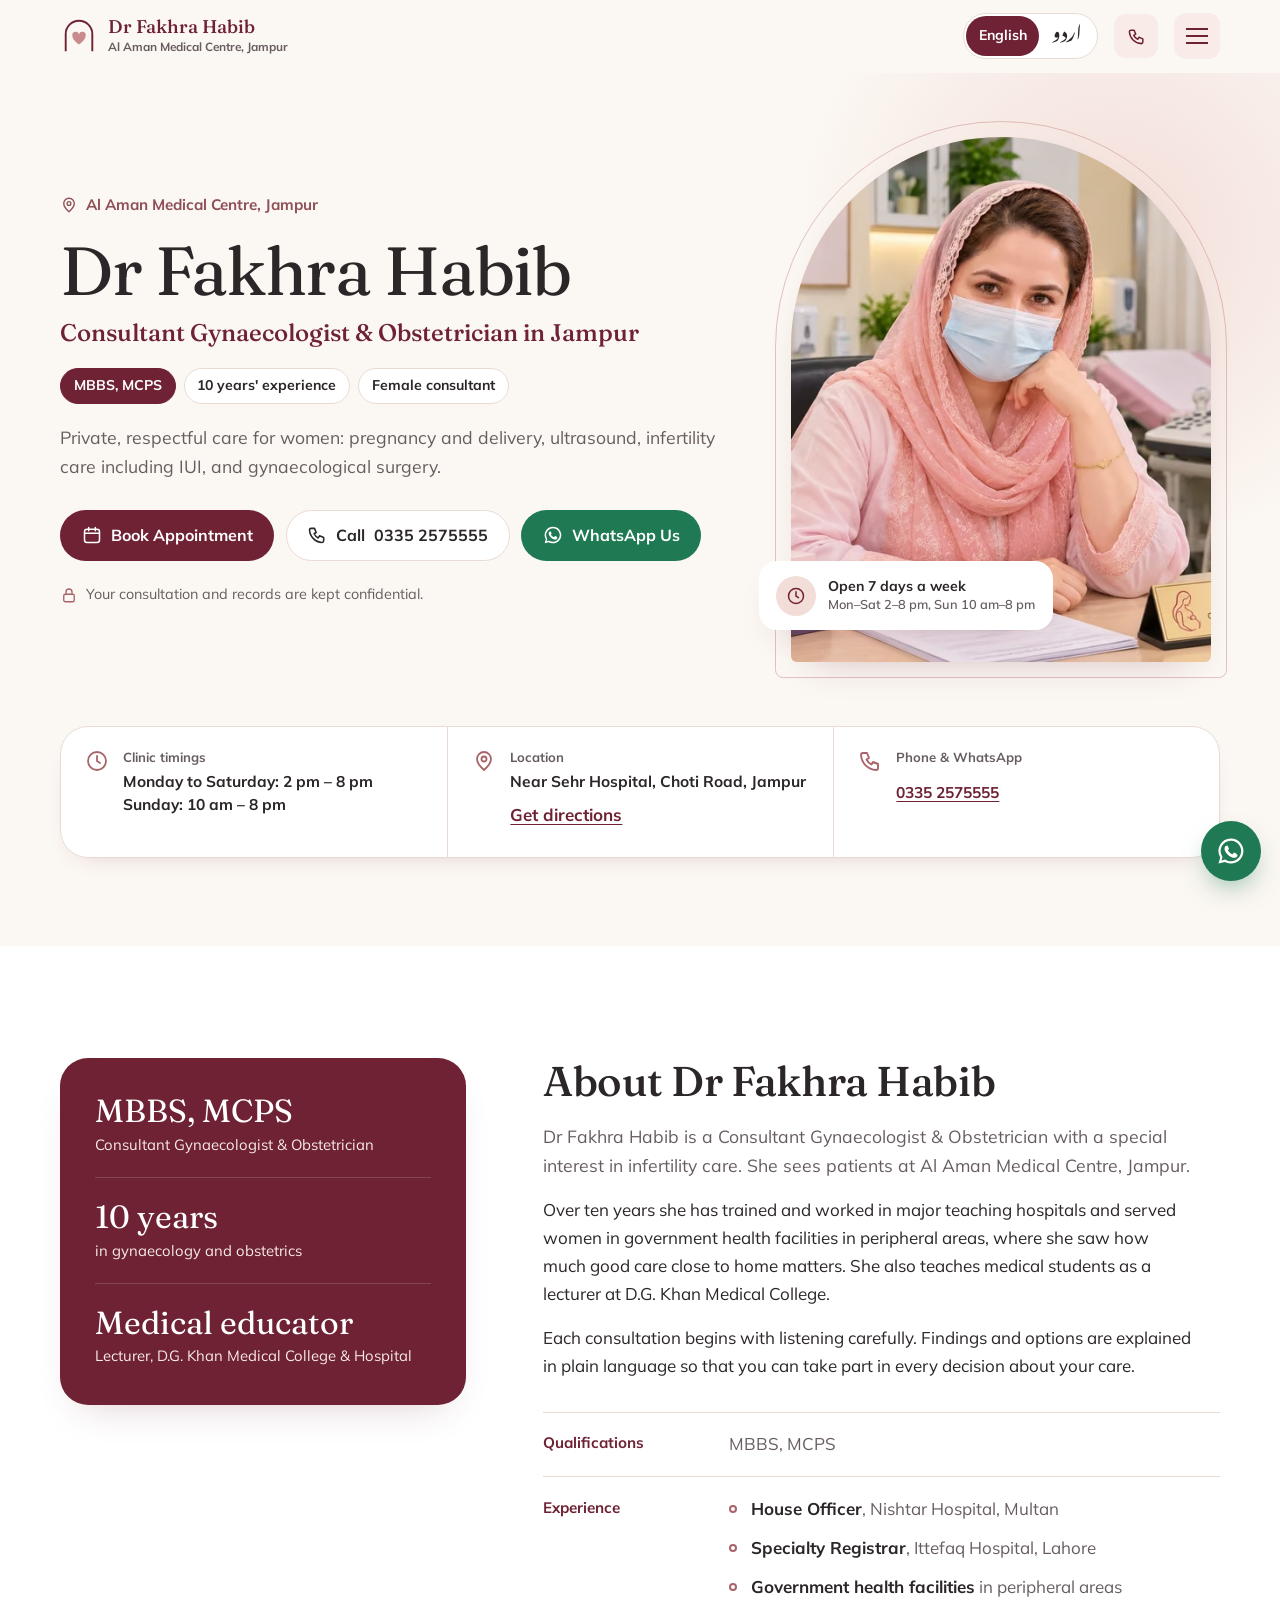
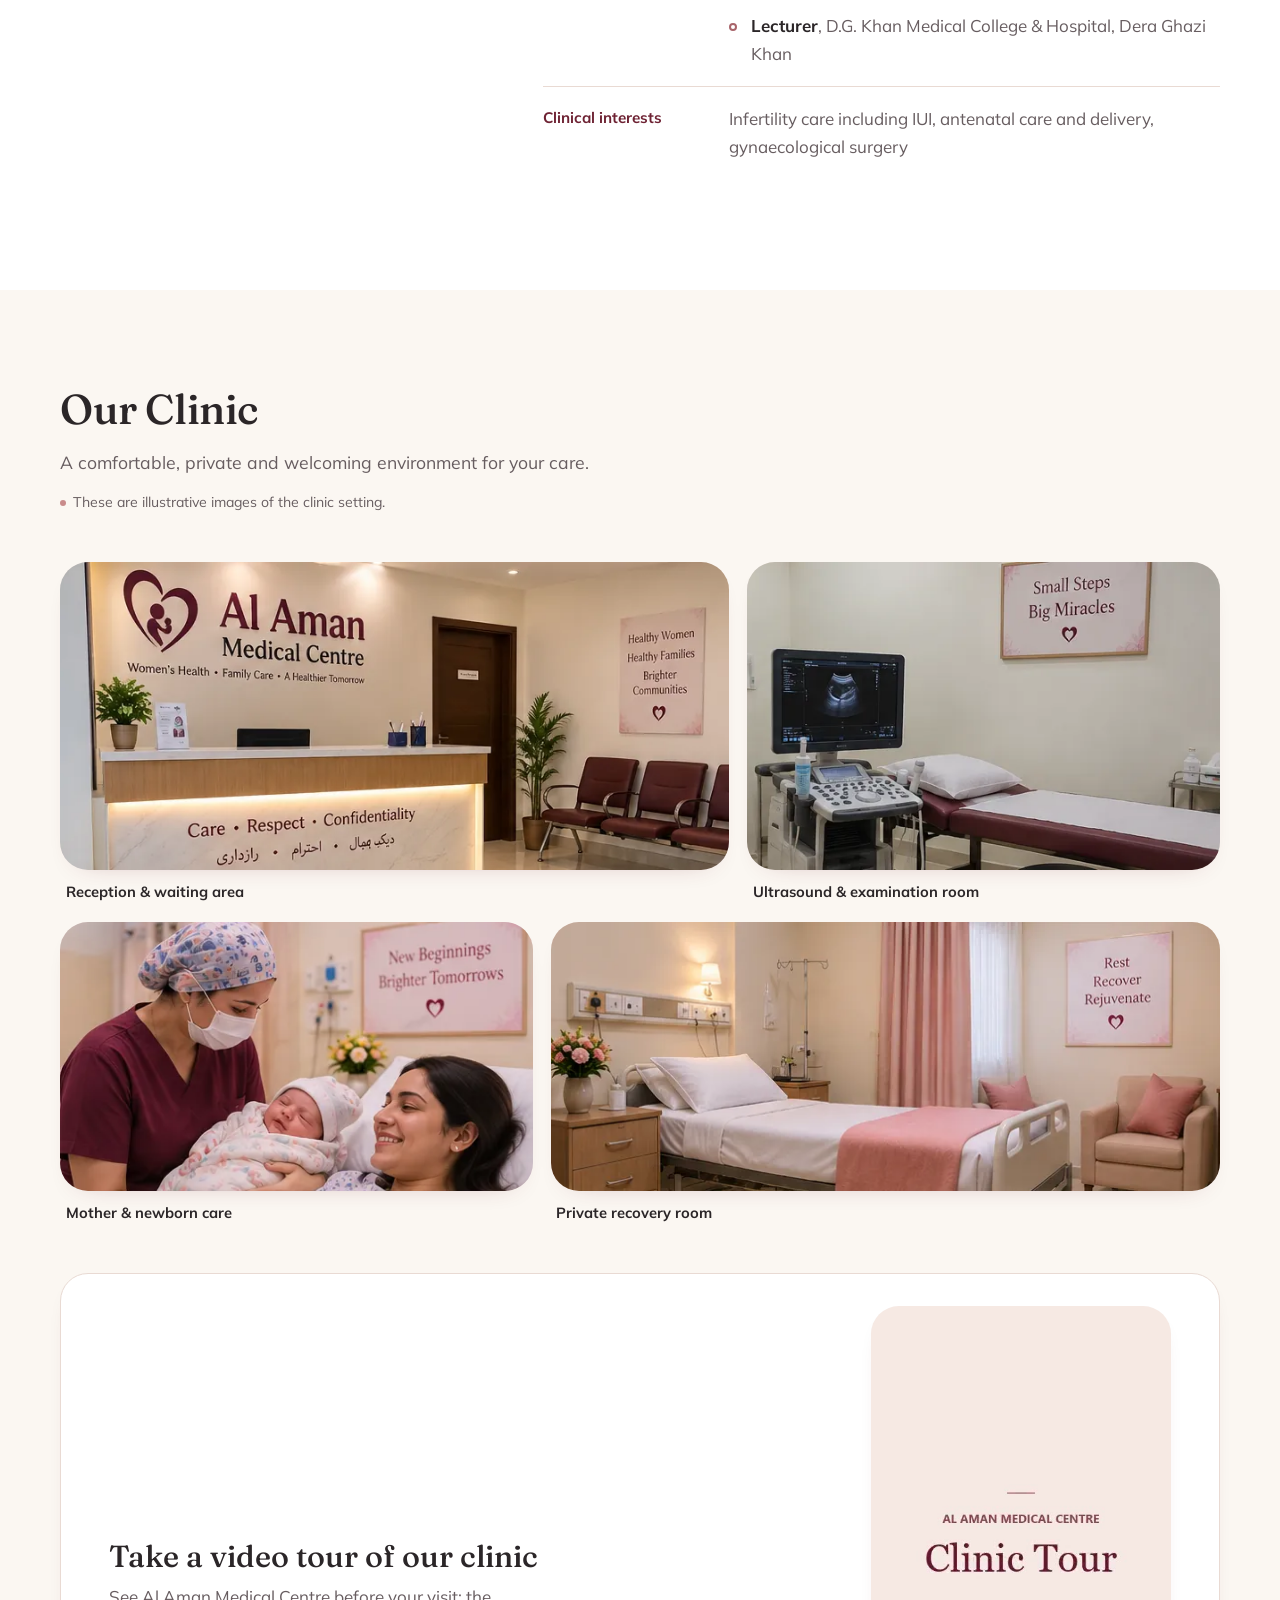
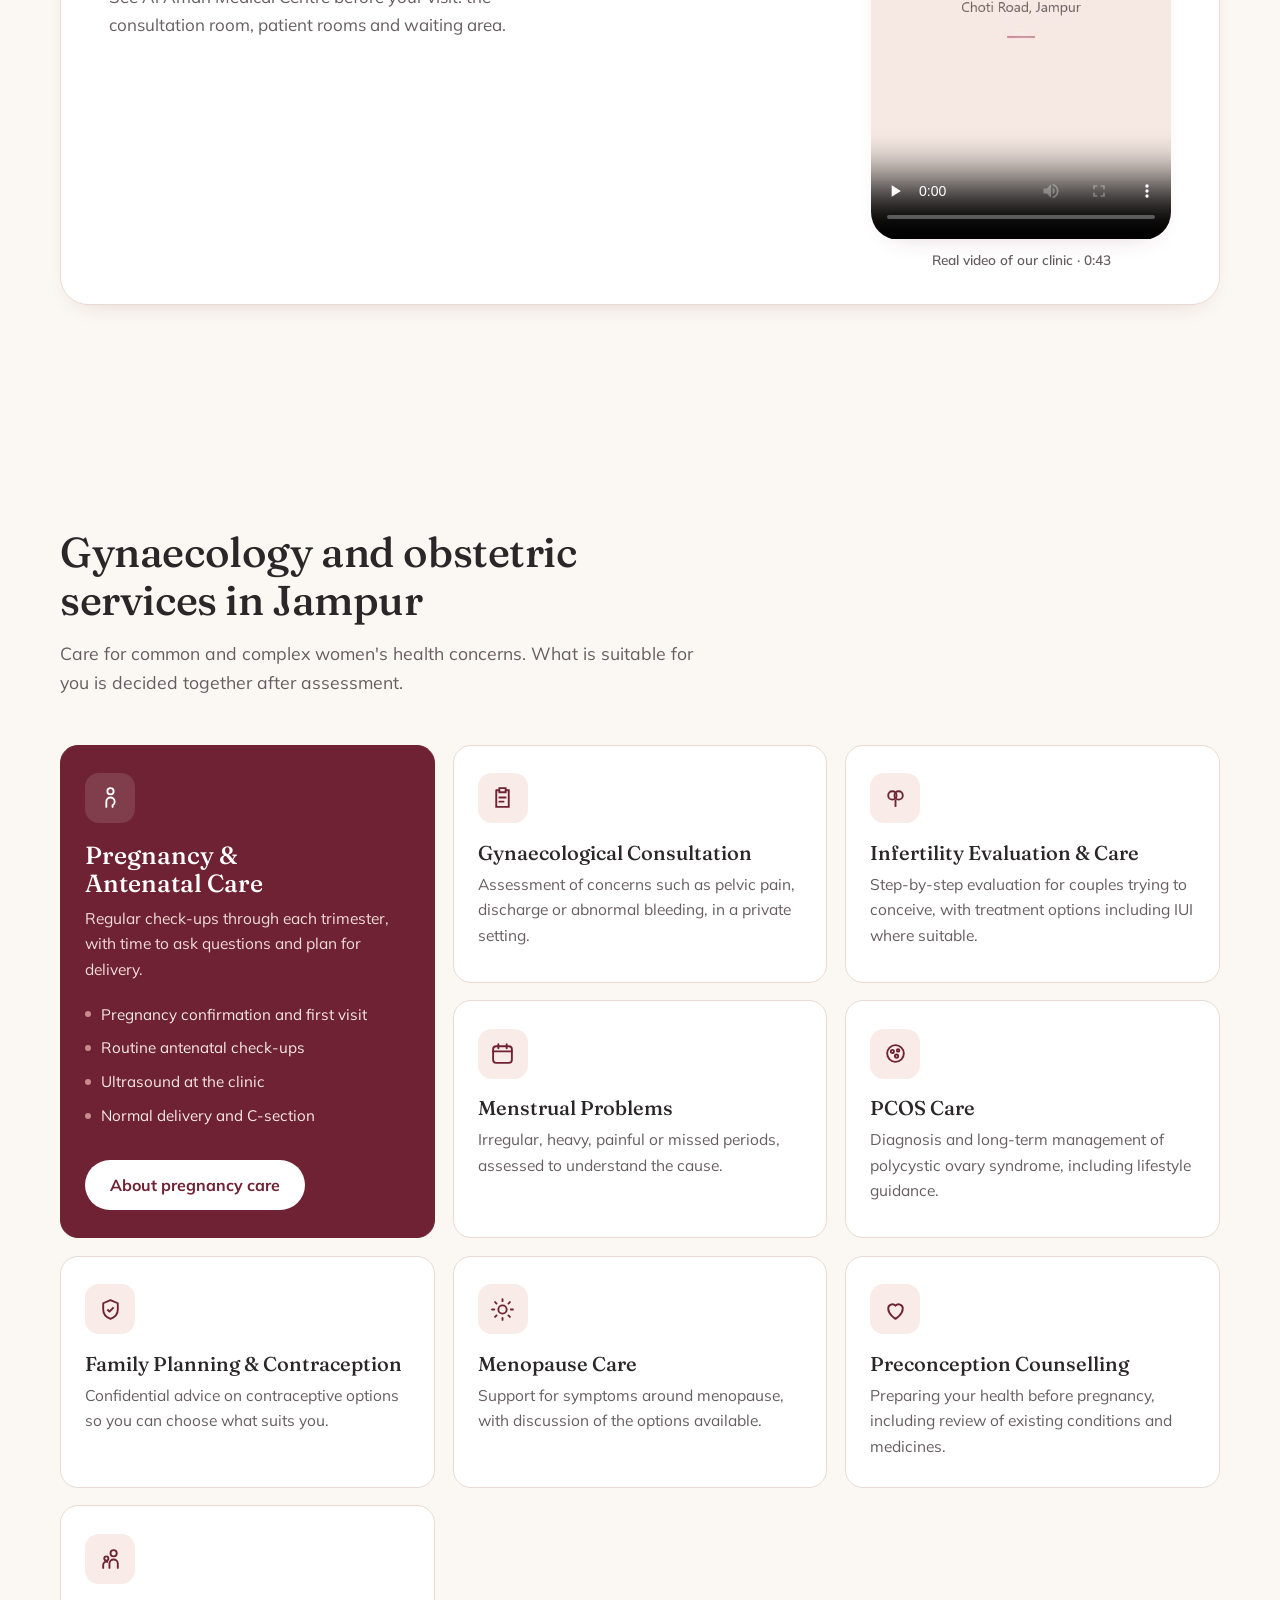
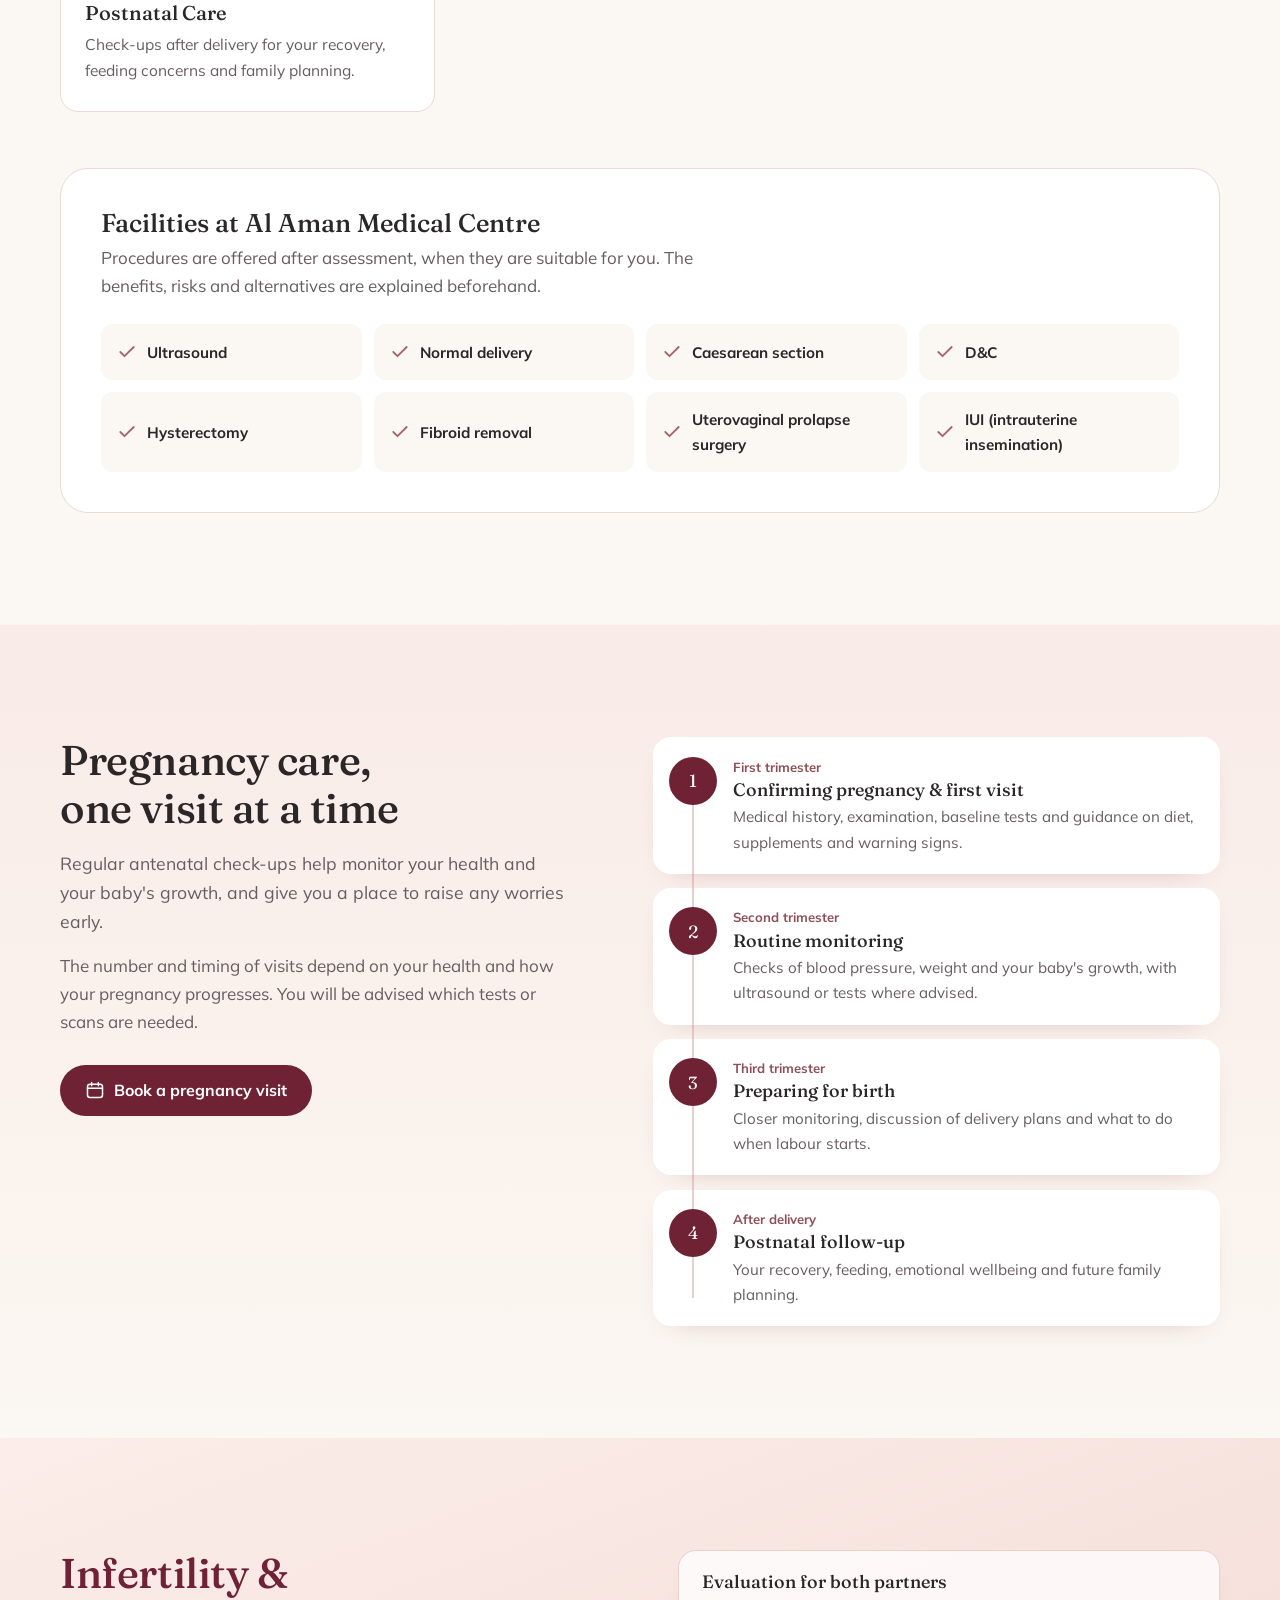
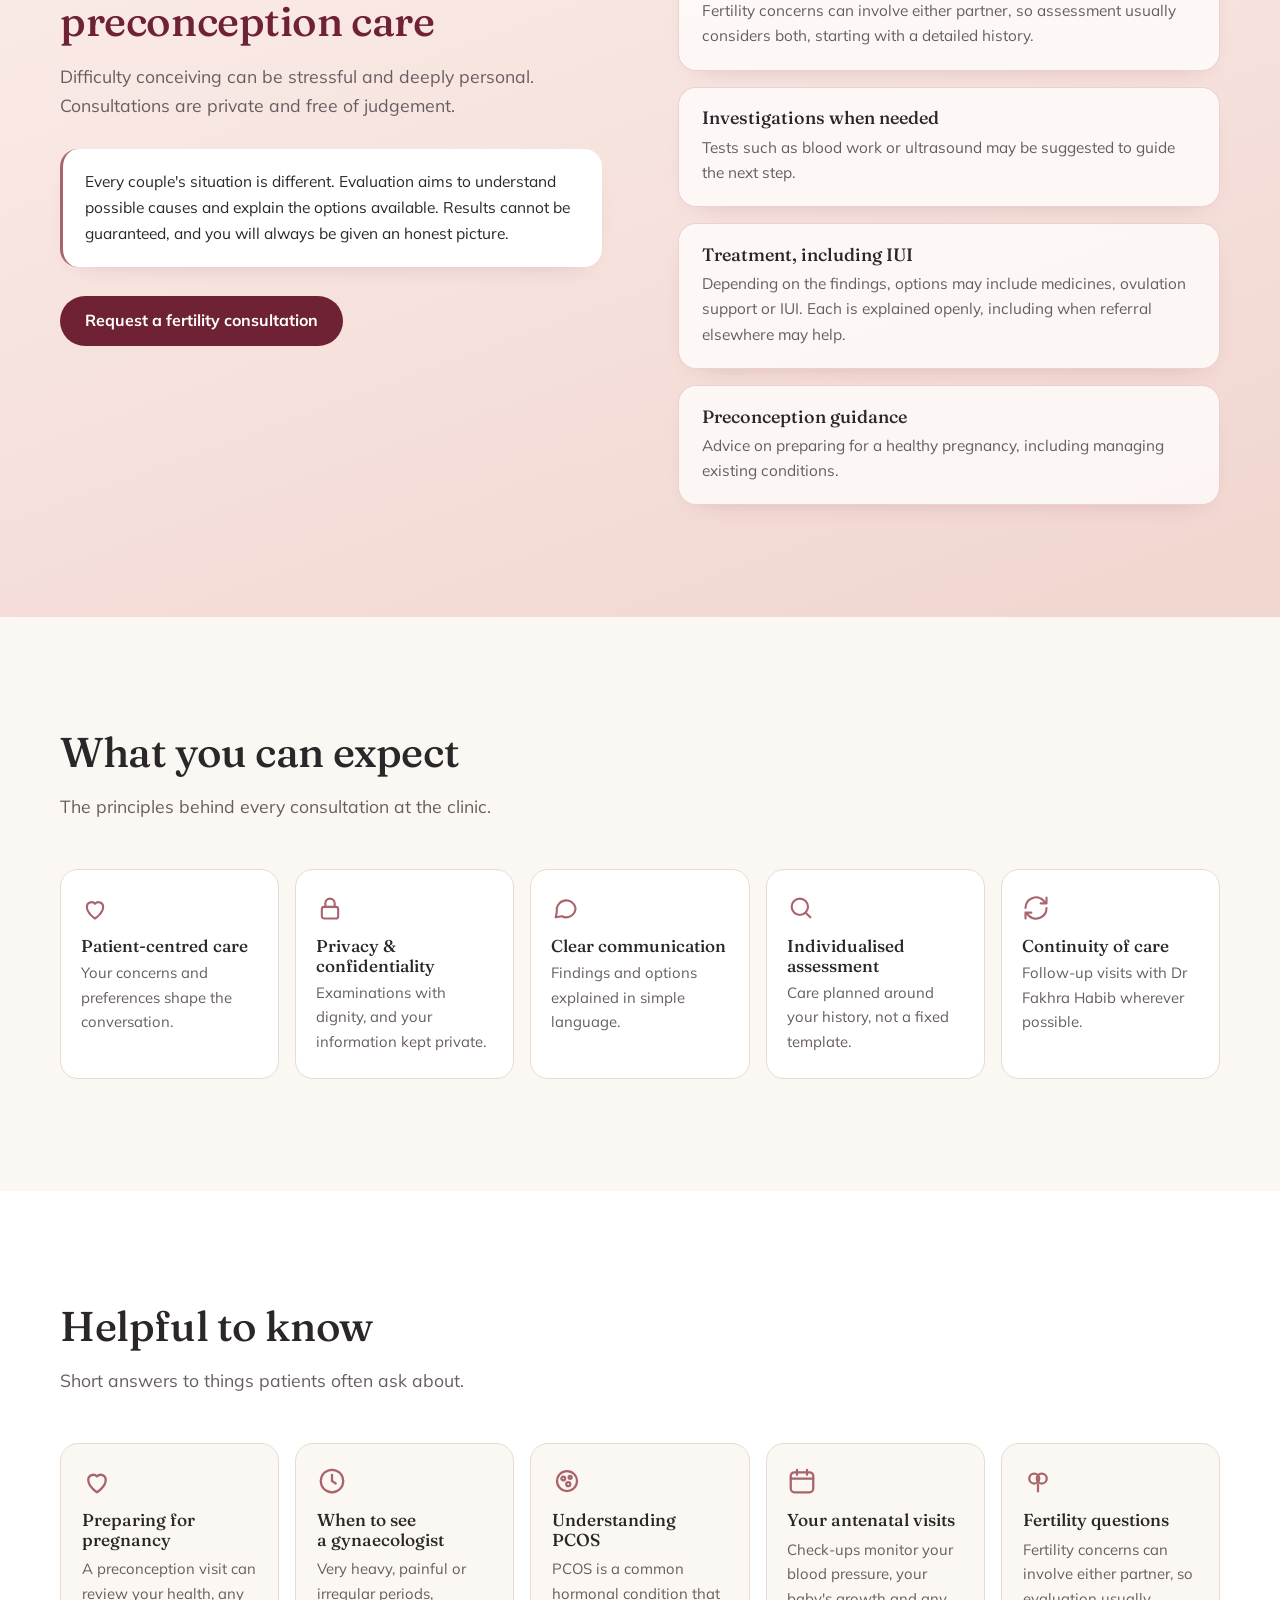
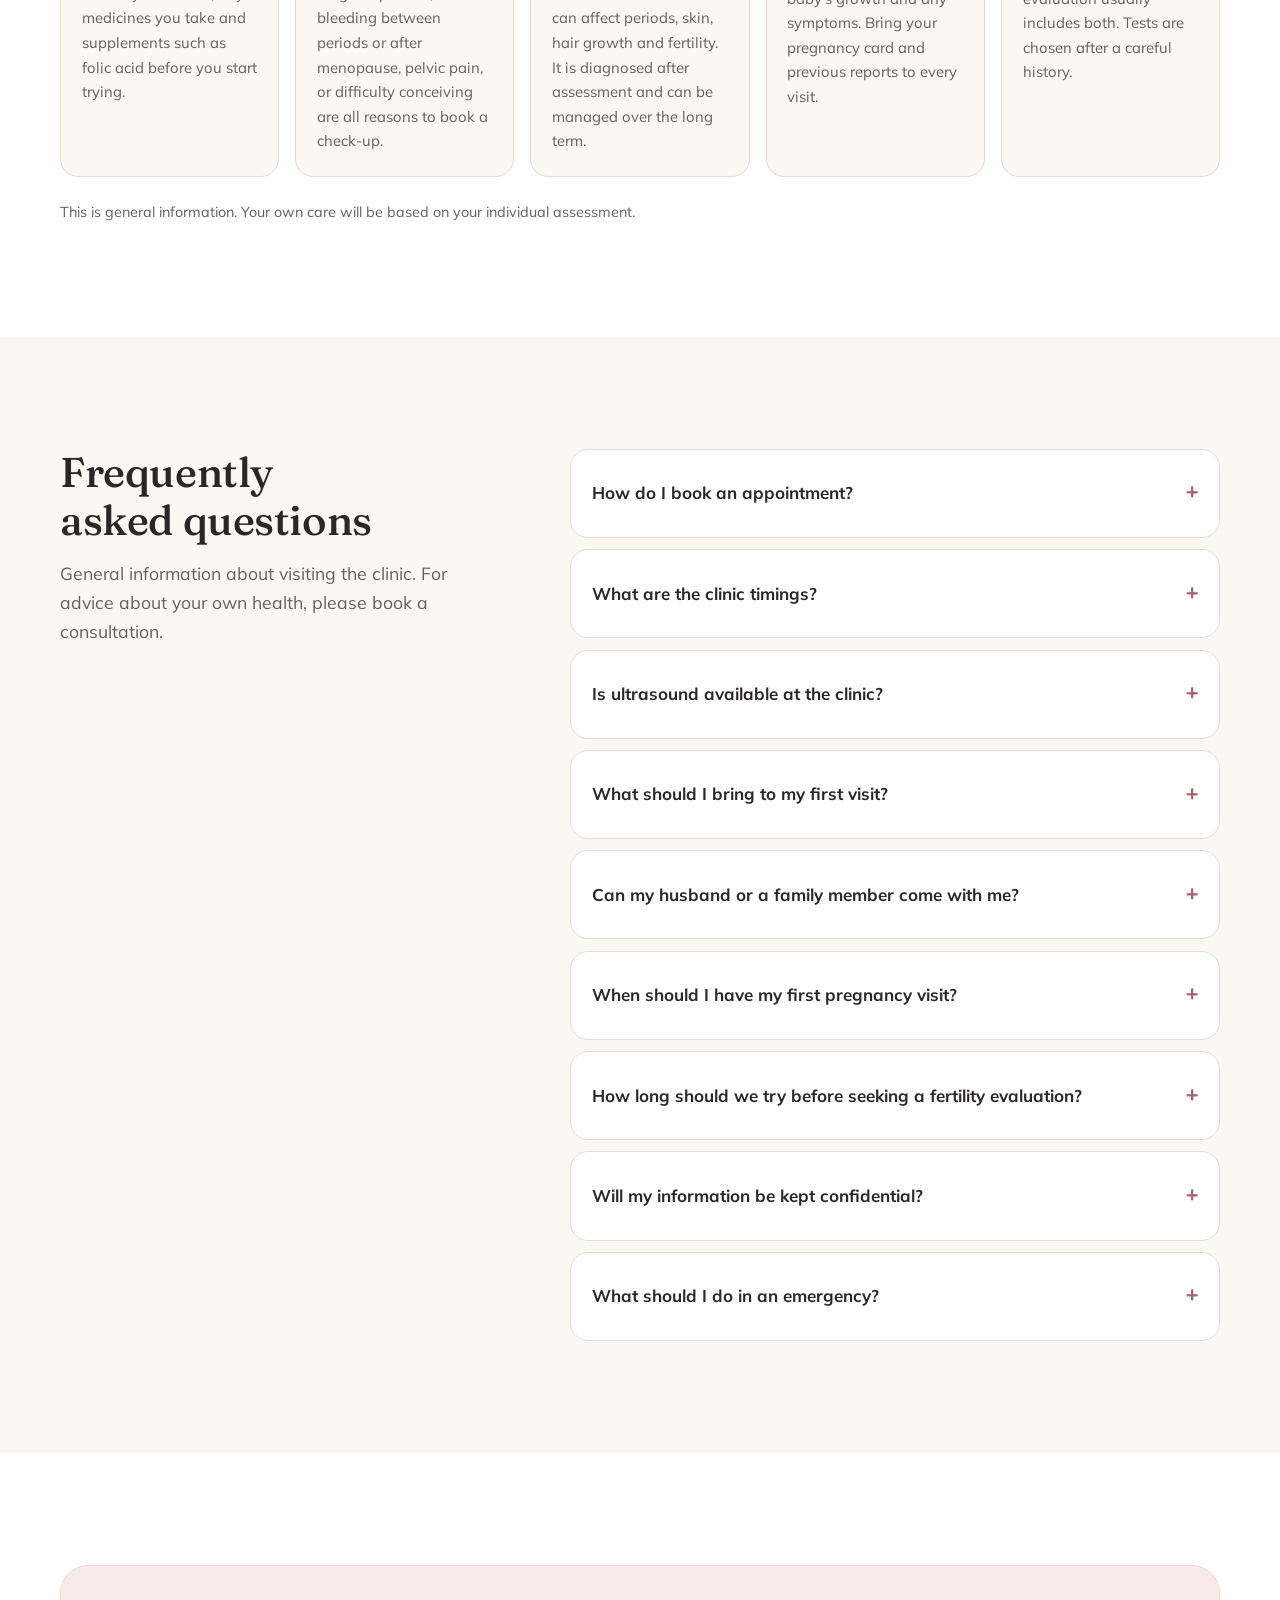
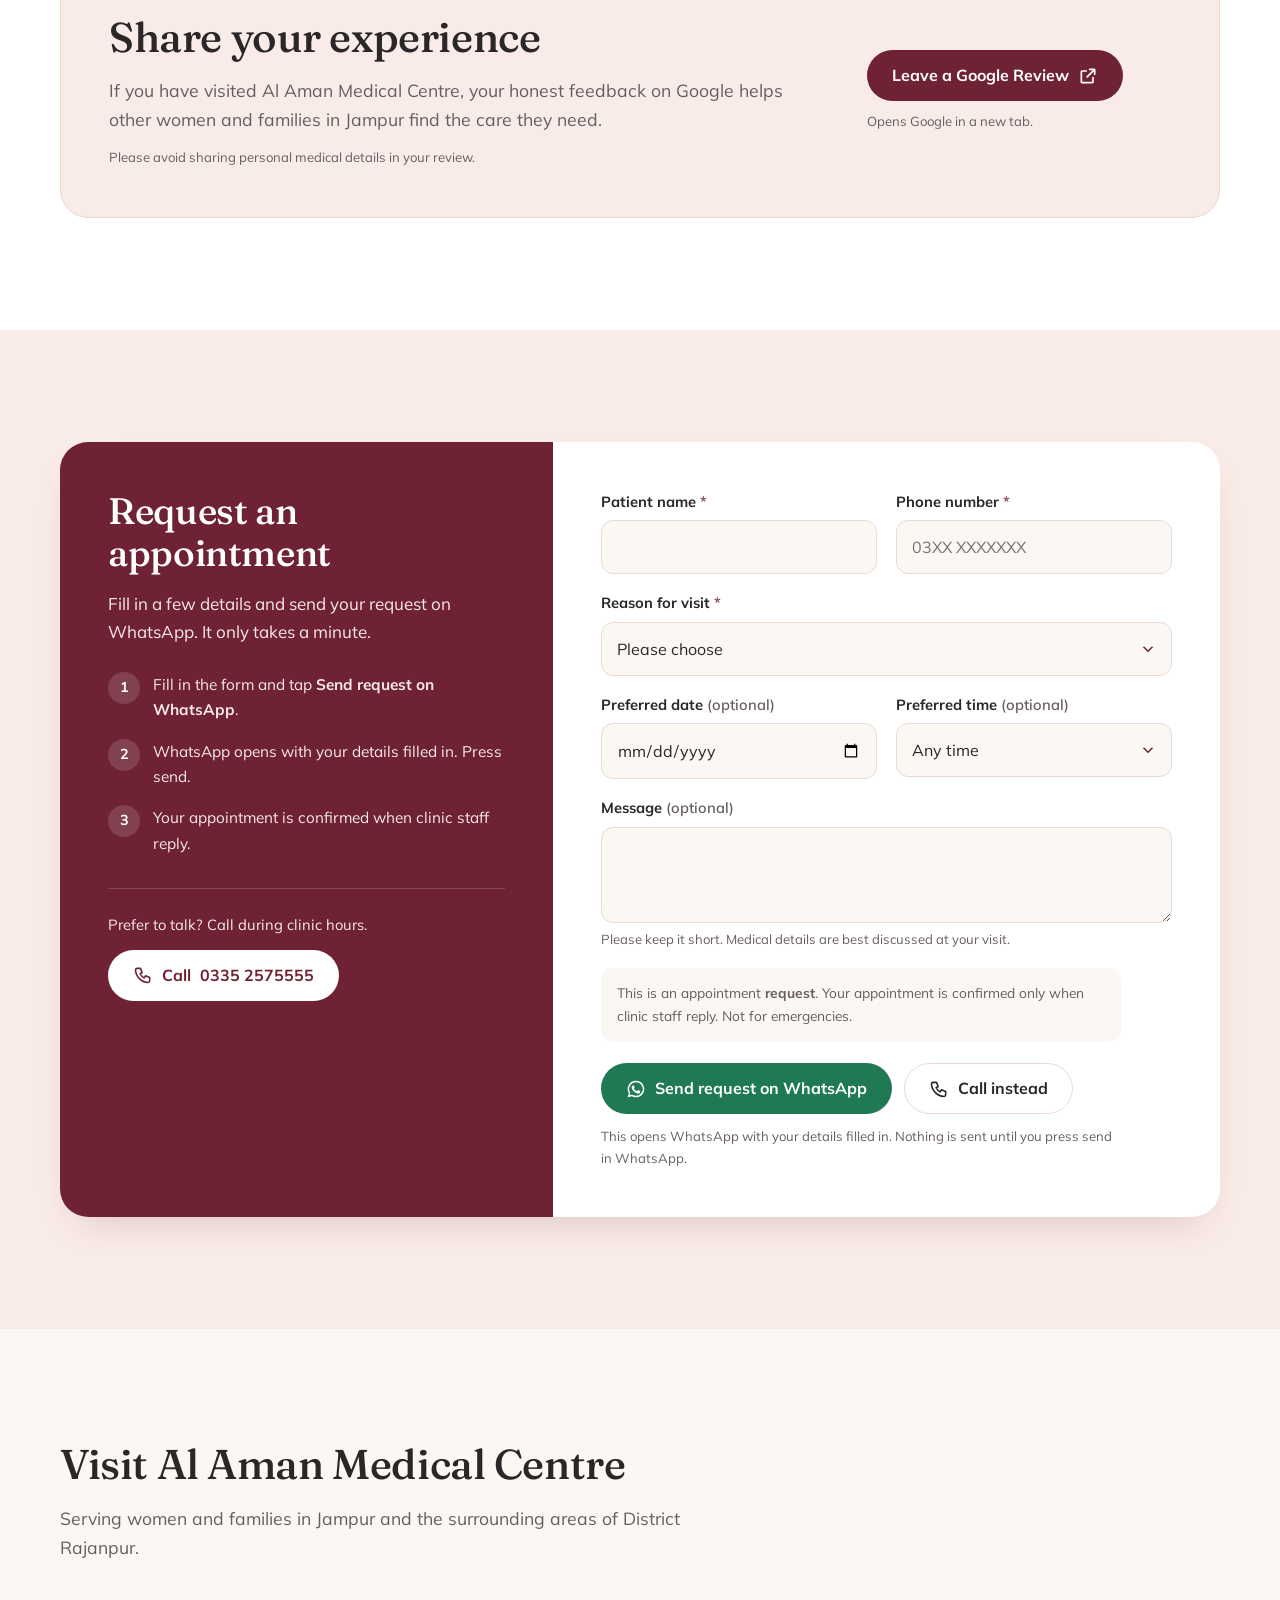
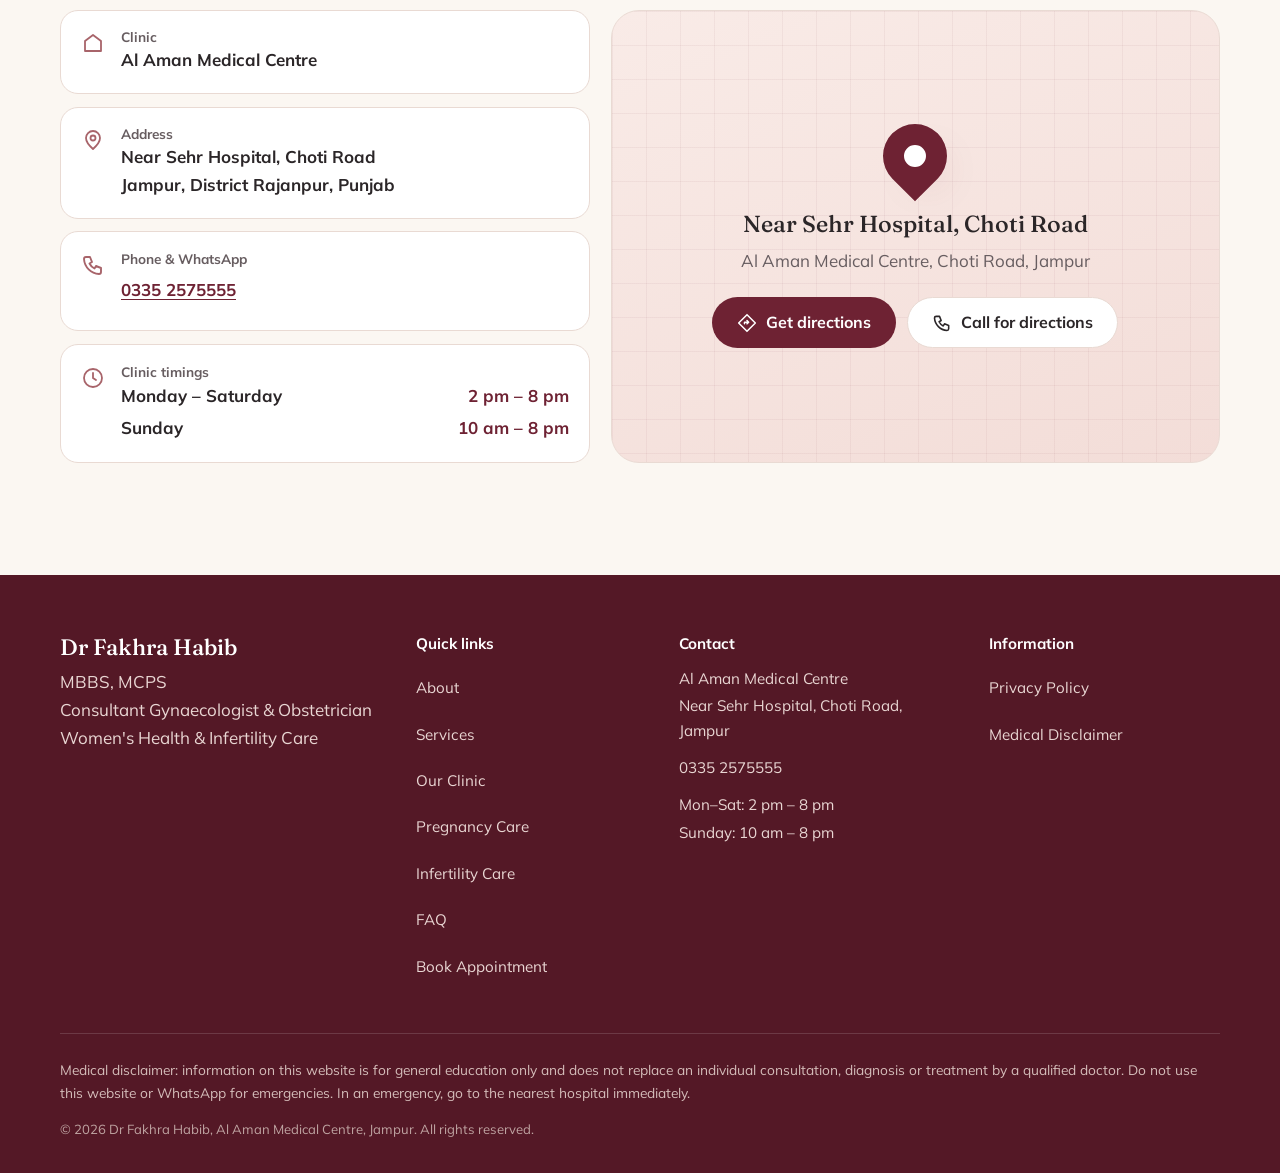
<file: al-aman-website/index.html>
<!DOCTYPE html>
<html lang="en" dir="ltr">
<head>
<meta charset="UTF-8">
<meta name="viewport" content="width=device-width, initial-scale=1, viewport-fit=cover">

<title>Dr Fakhra Habib | Gynaecologist &amp; Obstetrician in Jampur | Al Aman Medical Centre</title>
<meta name="description" content="Dr Fakhra Habib (MBBS, MCPS), female Consultant Gynaecologist &amp; Obstetrician at Al Aman Medical Centre, Choti Road, Jampur. Pregnancy care, delivery, ultrasound, infertility care including IUI. Open daily. Call 0335 2575555.">
<meta name="robots" content="index, follow, max-image-preview:large">
<meta name="theme-color" content="#6E2233">
<meta name="format-detection" content="telephone=yes">
<link rel="canonical" href="https://drfakhrahabib.netlify.app/">
<link rel="alternate" hreflang="en-PK" href="https://drfakhrahabib.netlify.app/">
<link rel="alternate" hreflang="ur-PK" href="https://drfakhrahabib.netlify.app/ur/">
<link rel="alternate" hreflang="x-default" href="https://drfakhrahabib.netlify.app/">

<!-- Social sharing (WhatsApp / Facebook preview) -->
<meta property="og:type" content="website">
<meta property="og:site_name" content="Al Aman Medical Centre, Jampur">
<meta property="og:locale" content="en_PK">
<meta property="og:locale:alternate" content="ur_PK">
<meta property="og:title" content="Dr Fakhra Habib | Gynaecologist &amp; Obstetrician in Jampur">
<meta property="og:description" content="Female consultant gynaecologist at Al Aman Medical Centre, Choti Road, Jampur. Open daily. Call or WhatsApp 0335 2575555.">
<meta property="og:url" content="https://drfakhrahabib.netlify.app/">
<meta property="og:image" content="https://drfakhrahabib.netlify.app/images/og-share-v2-1200x630.jpg">
<meta property="og:image:secure_url" content="https://drfakhrahabib.netlify.app/images/og-share-v2-1200x630.jpg">
<meta property="og:image:type" content="image/jpeg">
<meta property="og:image:width" content="1200">
<meta property="og:image:height" content="630">
<meta property="og:image:alt" content="Dr Fakhra Habib at Al Aman Medical Centre, Jampur">
<meta name="twitter:card" content="summary_large_image">
<meta name="twitter:image" content="https://drfakhrahabib.netlify.app/images/og-share-v2-1200x630.jpg">

<script>try{var n=performance.getEntriesByType&&performance.getEntriesByType("navigation")[0];if(localStorage.getItem("site-lang")==="ur"&&!(n&&n.type==="back_forward"))location.replace("ur/"+location.hash)}catch(e){}</script>
<script>document.documentElement.className+=" js"</script>

<script type="application/ld+json">
{
  "@context": "https://schema.org",
  "@type": "MedicalClinic",
  "name": "Al Aman Medical Centre",
  "url": "https://drfakhrahabib.netlify.app/",
  "image": "https://drfakhrahabib.netlify.app/images/og-share-v2-1200x630.jpg",
  "logo": "https://drfakhrahabib.netlify.app/icons/icon-512.png",
  "hasMap": "https://maps.app.goo.gl/ot8H29BSfZ6ZTW8P8",
  "geo": {"@type": "GeoCoordinates", "latitude": 29.6536965, "longitude": 70.5930969},
  "description": "Gynaecology, obstetrics and infertility care in Jampur, District Rajanpur, Punjab.",
  "telephone": "+92-335-2575555",
  "address": {
    "@type": "PostalAddress",
    "streetAddress": "Near Sehr Hospital, Choti Road",
    "addressLocality": "Jampur",
    "addressRegion": "Punjab",
    "addressCountry": "PK"
  },
  "areaServed": ["Jampur", "Rajanpur District"],
  "openingHoursSpecification": [
    {"@type": "OpeningHoursSpecification",
     "dayOfWeek": ["Monday","Tuesday","Wednesday","Thursday","Friday","Saturday"],
     "opens": "14:00", "closes": "20:00"},
    {"@type": "OpeningHoursSpecification",
     "dayOfWeek": "Sunday", "opens": "10:00", "closes": "20:00"}
  ],
  "medicalSpecialty": ["Gynecologic", "Obstetric"],
  "availableService": [
    {"@type": "MedicalProcedure", "name": "Antenatal care"},
    {"@type": "MedicalProcedure", "name": "Obstetric ultrasound"},
    {"@type": "MedicalProcedure", "name": "Normal delivery"},
    {"@type": "MedicalProcedure", "name": "Caesarean section"},
    {"@type": "MedicalProcedure", "name": "Intrauterine insemination (IUI)"},
    {"@type": "MedicalProcedure", "name": "Hysterectomy"}
  ],
  "employee": {
    "@type": "Physician",
    "name": "Dr Fakhra Habib",
    "honorificSuffix": "MBBS, MCPS",
    "jobTitle": "Consultant Gynaecologist & Obstetrician",
    "medicalSpecialty": ["Gynecologic", "Obstetric"]
  }
}
</script>

<link rel="icon" href="favicon.ico" sizes="48x48">
<link rel="icon" href="icons/favicon.svg" type="image/svg+xml">
<link rel="apple-touch-icon" href="icons/apple-touch-icon.png">
<link rel="manifest" href="site.webmanifest">

<link rel="preload" href="fonts/fraunces-latin-400-normal.woff2" as="font" type="font/woff2" crossorigin>
<link rel="preload" href="fonts/mulish-latin-400-normal.woff2" as="font" type="font/woff2" crossorigin>

<link rel="stylesheet" href="assets/style.css">
</head>

<body>
<a class="skip" href="#main">Skip to content</a>

<svg width="0" height="0" style="position:absolute" aria-hidden="true">
  <symbol id="i-phone" viewBox="0 0 24 24" fill="none" stroke="currentColor" stroke-width="1.9" stroke-linecap="round" stroke-linejoin="round"><path d="M5 4h4l2 5-2.5 1.5a11 11 0 0 0 5 5L15 13l5 2v4a2 2 0 0 1-2 2A16 16 0 0 1 3 6a2 2 0 0 1 2-2"/></symbol>
  <symbol id="i-wa" viewBox="0 0 24 24" fill="currentColor"><path d="M12 2a10 10 0 0 0-8.6 15.1L2 22l5-1.3A10 10 0 1 0 12 2zm0 18.2c-1.5 0-3-.4-4.3-1.2l-.3-.2-3 .8.8-2.9-.2-.3A8.2 8.2 0 1 1 12 20.2zm4.5-6.1c-.2-.1-1.5-.7-1.7-.8-.2-.1-.4-.1-.6.1l-.8 1c-.1.2-.3.2-.5.1a6.7 6.7 0 0 1-3.3-2.9c-.2-.4.2-.4.7-1.3.1-.2 0-.3 0-.4l-.8-1.8c-.2-.5-.4-.4-.6-.4h-.5a1 1 0 0 0-.7.3 3 3 0 0 0-.9 2.2c0 1.3.9 2.5 1 2.7.1.2 1.8 2.8 4.4 3.9 1.6.7 2.3.8 3.1.6.5-.1 1.5-.6 1.7-1.2.2-.6.2-1.1.1-1.2l-.5-.3z"/></symbol>
  <symbol id="i-pin" viewBox="0 0 24 24" fill="none" stroke="currentColor" stroke-width="1.8" stroke-linecap="round" stroke-linejoin="round"><path d="M12 21s-7-6.2-7-11a7 7 0 0 1 14 0c0 4.8-7 11-7 11z"/><circle cx="12" cy="10" r="2.5"/></symbol>
  <symbol id="i-clock" viewBox="0 0 24 24" fill="none" stroke="currentColor" stroke-width="1.8" stroke-linecap="round"><circle cx="12" cy="12" r="9"/><path d="M12 7v5l3 2"/></symbol>
  <symbol id="i-cal" viewBox="0 0 24 24" fill="none" stroke="currentColor" stroke-width="1.8" stroke-linecap="round"><rect x="3" y="5" width="18" height="16" rx="3"/><path d="M3 10h18M8 3v4M16 3v4"/></symbol>
  <symbol id="i-lock" viewBox="0 0 24 24" fill="none" stroke="currentColor" stroke-width="1.8" stroke-linecap="round"><rect x="5" y="11" width="14" height="10" rx="2"/><path d="M8 11V8a4 4 0 0 1 8 0v3"/></symbol>
  <symbol id="i-heart" viewBox="0 0 24 24" fill="none" stroke="currentColor" stroke-width="1.8" stroke-linejoin="round"><path d="M12 21s-7-4.4-7-10a4 4 0 0 1 7-2.6A4 4 0 0 1 19 11c0 5.6-7 10-7 10z"/></symbol>
  <symbol id="i-check" viewBox="0 0 24 24" fill="none" stroke="currentColor" stroke-width="2.2" stroke-linecap="round" stroke-linejoin="round"><path d="M20 6L9 17l-5-5"/></symbol>
  <symbol id="i-home" viewBox="0 0 24 24" fill="none" stroke="currentColor" stroke-width="1.8" stroke-linejoin="round"><path d="M4 20V10l8-6 8 6v10H4z"/></symbol>
  <symbol id="i-dir" viewBox="0 0 24 24" fill="none" stroke="currentColor" stroke-width="1.8" stroke-linecap="round" stroke-linejoin="round"><path d="M12 2l10 10-10 10L2 12z"/><path d="M9 13v-2h5l-2-2m2 2l-2 2"/></symbol>
</svg>

<!-- ================= HEADER ================= -->
<header class="site-header">
  <nav class="wrap nav" aria-label="Main">
    <a href="#home" class="brand">
      <svg class="brand-mark" viewBox="0 0 40 40" aria-hidden="true">
        <path d="M6 36V18a14 14 0 0 1 28 0v18" fill="none" stroke="#6E2233" stroke-width="2"/>
        <path d="M20 29c-4-3-7-6-7-9.5a3.5 3.5 0 0 1 7-1 3.5 3.5 0 0 1 7 1C27 23 24 26 20 29z" fill="#C98B8B"/>
      </svg>
      <span class="brand-text">
        <span class="brand-name">Dr Fakhra Habib</span>
        <span class="brand-sub">Al Aman Medical Centre, Jampur</span>
      </span>
    </a>

    <ul class="nav-links" id="navLinks">
      <li class="home-link"><a href="#home">Home</a></li>
      <li><a href="#about">About</a></li>
      <li><a href="#services">Services</a></li>
      <li><a href="#pregnancy">Pregnancy Care</a></li>
      <li><a href="#fertility">Infertility Care</a></li>
      <li><a href="#faq">FAQ</a></li>
      <li><a href="#contact">Contact</a></li>
      <li class="mobile-only"><a href="#appointment" class="btn btn-primary">Book Appointment</a></li>
      <li class="lang-item"><nav class="lang-switch" aria-label="Choose language"><a href="./" lang="en" hreflang="en" aria-current="page" data-lang-link="en">English</a><a href="ur/" lang="ur" hreflang="ur" data-lang-link="ur">اردو</a></nav></li>
    </ul>

    <div class="nav-right">
      <nav class="lang-switch" aria-label="Choose language"><a href="./" lang="en" hreflang="en" aria-current="page" data-lang-link="en">English</a><a href="ur/" lang="ur" hreflang="ur" data-lang-link="ur">اردو</a></nav>
      <a href="tel:+923352575555" class="nav-call" aria-label="Call the clinic on 0335 2575555"><svg class="icon" aria-hidden="true"><use href="#i-phone"/></svg><span><span class="num">0335 2575555</span></span></a>
      <a href="#appointment" class="btn btn-primary">Book Appointment</a>
      <button class="menu-toggle" id="menuToggle" type="button" aria-label="Open menu" aria-expanded="false" aria-controls="navLinks">
        <span></span><span></span><span></span>
      </button>
    </div>
  </nav>
</header>

<main id="main">

<!-- ================= HERO ================= -->
<section class="hero" id="home" aria-labelledby="hero-title">
  <div class="wrap hero-grid">
    <div>
      <p class="hero-intro load"><svg class="icon" aria-hidden="true"><use href="#i-pin"/></svg>Al Aman Medical Centre, Jampur</p>
      <h1 id="hero-title" class="load load-2">
        <span class="h1-name">Dr Fakhra Habib</span>
        <span class="h1-role">Consultant Gynaecologist &amp; Obstetrician in Jampur</span>
      </h1>
      <p class="hero-creds load load-2">
        <span class="badge strong">MBBS, MCPS</span>
        <span class="badge">10 years' experience</span>
        <span class="badge">Female consultant</span>
      </p>
      <p class="lead load load-3">Private, respectful care for women: pregnancy and delivery, ultrasound, infertility care including IUI, and gynaecological surgery.</p>
      <div class="hero-actions load load-4">
        <a href="#appointment" class="btn btn-primary"><svg class="icon" aria-hidden="true"><use href="#i-cal"/></svg>Book Appointment</a>
        <a href="tel:+923352575555" class="btn btn-secondary"><svg class="icon" aria-hidden="true"><use href="#i-phone"/></svg>Call <span class="num">0335 2575555</span></a>
        <a href="https://wa.me/923352575555?text=Assalam-o-Alaikum%2C%20I%20would%20like%20to%20book%20an%20appointment%20with%20Dr%20Fakhra%20Habib%20at%20Al%20Aman%20Medical%20Centre%2C%20Jampur." class="btn btn-wa" target="_blank" rel="noopener"><svg class="icon" aria-hidden="true"><use href="#i-wa"/></svg>WhatsApp Us</a>
      </div>
      <p class="hero-note load load-5"><svg class="icon" aria-hidden="true"><use href="#i-lock"/></svg>Your consultation and records are kept confidential.</p>
    </div>

    <div class="arch-wrap load load-2">
      <div class="arch-ring" aria-hidden="true"></div>
      <div class="arch">
        <picture>
          <source type="image/avif" srcset="images/dr-fakhra-habib-480.avif?v=2 480w, images/dr-fakhra-habib-720.avif?v=2 720w" sizes="(max-width: 860px) 320px, 420px">
          <source type="image/webp" srcset="images/dr-fakhra-habib-480.webp?v=2 480w, images/dr-fakhra-habib-720.webp?v=2 720w" sizes="(max-width: 860px) 320px, 420px">
          <img src="images/dr-fakhra-habib-720.jpg?v=2" width="720" height="900" fetchpriority="high" decoding="async"
               alt="Dr Fakhra Habib, Consultant Gynaecologist and Obstetrician, at her desk at Al Aman Medical Centre, Jampur">
        </picture>
      </div>
      <div class="hero-card">
        <span class="dot"><svg class="icon" aria-hidden="true"><use href="#i-clock"/></svg></span>
        <p>Open 7 days a week<span>Mon–Sat 2–8 pm, Sun 10 am–8 pm</span></p>
      </div>
    </div>
  </div>

  <div class="wrap">
    <div class="info-strip load load-5">
      <div class="info-item">
        <svg class="icon" aria-hidden="true"><use href="#i-clock"/></svg>
        <div><p class="label">Clinic timings</p><p>Monday to Saturday: 2 pm – 8 pm<br>Sunday: 10 am – 8 pm</p></div>
      </div>
      <div class="info-item">
        <svg class="icon" aria-hidden="true"><use href="#i-pin"/></svg>
        <div><p class="label">Location</p><p>Near Sehr Hospital, Choti Road, Jampur</p>
          <a class="text-link" data-maps href="https://maps.app.goo.gl/ot8H29BSfZ6ZTW8P8" target="_blank" rel="noopener">Get directions</a></div>
      </div>
      <div class="info-item">
        <svg class="icon" aria-hidden="true"><use href="#i-phone"/></svg>
        <div><p class="label">Phone &amp; WhatsApp</p><p><a class="text-link" href="tel:+923352575555"><span class="num">0335 2575555</span></a></p></div>
      </div>
    </div>
  </div>
</section>

<!-- ================= ABOUT ================= -->
<section class="about" id="about" aria-labelledby="about-title">
  <div class="wrap about-grid">
    <aside class="facts reveal" aria-label="Dr Fakhra Habib at a glance">
      <div class="fact"><strong>MBBS, MCPS</strong><span>Consultant Gynaecologist &amp; Obstetrician</span></div>
      <div class="fact"><strong>10 years</strong><span>in gynaecology and obstetrics</span></div>
      <div class="fact"><strong>Medical educator</strong><span>Lecturer, D.G. Khan Medical College &amp; Hospital</span></div>
    </aside>
    <div class="about-text reveal">
      <h2 id="about-title">About Dr Fakhra Habib</h2>
      <p class="lead">Dr Fakhra Habib is a Consultant Gynaecologist &amp; Obstetrician with a special interest in infertility care. She sees patients at Al Aman Medical Centre, Jampur.</p>
      <p>Over ten years she has trained and worked in major teaching hospitals and served women in government health facilities in peripheral areas, where she saw how much good care close to home matters. She also teaches medical students as a lecturer at D.G. Khan Medical College.</p>
      <p>Each consultation begins with listening carefully. Findings and options are explained in plain language so that you can take part in every decision about your care.</p>

      <dl class="cred-list">
        <div class="cred"><dt>Qualifications</dt><dd>MBBS, MCPS</dd></div>
        <div class="cred"><dt>Experience</dt><dd>
          <ul class="career">
            <li><strong>House Officer</strong>, Nishtar Hospital, Multan</li>
            <li><strong>Specialty Registrar</strong>, Ittefaq Hospital, Lahore</li>
            <li><strong>Government health facilities</strong> in peripheral areas</li>
            <li><strong>Lecturer</strong>, D.G. Khan Medical College &amp; Hospital, Dera Ghazi Khan</li>
          </ul>
        </dd></div>
        <div class="cred"><dt>Clinical interests</dt><dd>Infertility care including IUI, antenatal care and delivery, gynaecological surgery</dd></div>
      </dl>
    </div>
  </div>
</section>

<!-- ================= OUR CLINIC ================= -->
<section class="clinic" id="clinic" aria-labelledby="clinic-title">
  <div class="wrap">
    <div class="section-head reveal">
      <h2 id="clinic-title">Our Clinic</h2>
      <p class="lead">A comfortable, private and welcoming environment for your care.</p>
      <p class="clinic-note">These are illustrative images of the clinic setting.</p>
    </div>
    <div class="clinic-grid" role="group" aria-label="Clinic images">
      <figure class="clinic-fig f-reception reveal">
        <picture>
          <source type="image/webp" srcset="images/clinic-reception.webp">
          <img src="images/clinic-reception.jpg" width="934" height="344" loading="lazy" decoding="async" alt="Illustration of a clinic reception and waiting area in cream and burgundy">
        </picture>
        <figcaption>Reception &amp; waiting area</figcaption>
      </figure>
      <figure class="clinic-fig f-ultrasound reveal">
        <picture>
          <source type="image/webp" srcset="images/ultrasound-examination-room.webp">
          <img src="images/ultrasound-examination-room.jpg" width="572" height="344" loading="lazy" decoding="async" alt="Illustration of a clinic room with an ultrasound machine and examination couch">
        </picture>
        <figcaption>Ultrasound &amp; examination room</figcaption>
      </figure>
      <figure class="clinic-fig f-newborn reveal">
        <picture>
          <source type="image/webp" srcset="images/mother-newborn-care.webp">
          <img src="images/mother-newborn-care.jpg" width="487" height="300" loading="lazy" decoding="async" alt="Illustration of a smiling mother resting after delivery while a nurse holds her swaddled newborn">
        </picture>
        <figcaption>Mother &amp; newborn care</figcaption>
      </figure>
      <figure class="clinic-fig f-recovery reveal">
        <picture>
          <source type="image/webp" srcset="images/clinic-recovery-room.webp">
          <img src="images/clinic-recovery-room.jpg" width="704" height="271" loading="lazy" decoding="async" alt="Illustration of a private recovery room with a bed, attendant chair and pink curtains">
        </picture>
        <figcaption>Private recovery room</figcaption>
      </figure>
    </div>
    <div class="clinic-tour reveal">
      <div class="tour-text">
        <h3>Take a video tour of our clinic</h3>
        <p>See Al Aman Medical Centre before your visit: the consultation room, patient rooms and waiting area.</p>
      </div>
      <figure class="tour-video">
        <video controls preload="none" playsinline width="432" height="768" poster="images/clinic-tour-poster.jpg?v=2" aria-label="Video tour of Al Aman Medical Centre, Jampur">
          <source src="videos/clinic-tour.mp4?v=2" type="video/mp4">
        </video>
        <figcaption>Real video of our clinic · 0:43</figcaption>
      </figure>
    </div>
  </div>
</section>

<!-- ================= SERVICES ================= -->
<section id="services" aria-labelledby="services-title">
  <div class="wrap">
    <div class="section-head reveal">
      <h2 id="services-title">Gynaecology and obstetric services in Jampur</h2>
      <p class="lead">Care for common and complex women's health concerns. What is suitable for you is decided together after assessment.</p>
    </div>

    <div class="services-grid">
      <article class="service featured reveal">
        <div class="service-icon"><svg class="icon" viewBox="0 0 24 24" fill="none" stroke="currentColor" stroke-width="1.8" stroke-linecap="round" aria-hidden="true"><circle cx="12" cy="6" r="3"/><path d="M8 21v-5a4 4 0 0 1 4-4 4 4 0 0 1 4 4c0 2-1 3-2 3.5V21"/></svg></div>
        <h3>Pregnancy &amp; Antenatal Care</h3>
        <p>Regular check-ups through each trimester, with time to ask questions and plan for delivery.</p>
        <ul>
          <li>Pregnancy confirmation and first visit</li>
          <li>Routine antenatal check-ups</li>
          <li>Ultrasound at the clinic</li>
          <li>Normal delivery and C-section</li>
        </ul>
        <a href="#pregnancy" class="btn btn-light">About pregnancy care</a>
      </article>

      <article class="service reveal">
        <div class="service-icon"><svg class="icon" viewBox="0 0 24 24" fill="none" stroke="currentColor" stroke-width="1.8" stroke-linecap="round" aria-hidden="true"><path d="M9 3h6v4H9zM6 5h3M15 5h3v16H6V5"/><path d="M9 12h6M9 16h4"/></svg></div>
        <h3>Gynaecological Consultation</h3>
        <p>Assessment of concerns such as pelvic pain, discharge or abnormal bleeding, in a private setting.</p>
      </article>
      <article class="service reveal">
        <div class="service-icon"><svg class="icon" viewBox="0 0 24 24" fill="none" stroke="currentColor" stroke-width="1.8" aria-hidden="true"><circle cx="9" cy="10" r="4"/><circle cx="15" cy="10" r="4"/><path d="M12 14v7"/></svg></div>
        <h3>Infertility Evaluation &amp; Care</h3>
        <p>Step-by-step evaluation for couples trying to conceive, with treatment options including IUI where suitable.</p>
      </article>
      <article class="service reveal">
        <div class="service-icon"><svg class="icon" aria-hidden="true"><use href="#i-cal"/></svg></div>
        <h3>Menstrual Problems</h3>
        <p>Irregular, heavy, painful or missed periods, assessed to understand the cause.</p>
      </article>
      <article class="service reveal">
        <div class="service-icon"><svg class="icon" viewBox="0 0 24 24" fill="none" stroke="currentColor" stroke-width="1.8" aria-hidden="true"><circle cx="12" cy="12" r="8"/><circle cx="9" cy="10" r="1.5"/><circle cx="14.5" cy="9" r="1.2"/><circle cx="13" cy="14.5" r="1.6"/></svg></div>
        <h3>PCOS Care</h3>
        <p>Diagnosis and long-term management of polycystic ovary syndrome, including lifestyle guidance.</p>
      </article>
      <article class="service reveal">
        <div class="service-icon"><svg class="icon" viewBox="0 0 24 24" fill="none" stroke="currentColor" stroke-width="1.8" stroke-linejoin="round" aria-hidden="true"><path d="M12 3l7 3v6c0 4.5-3 7.5-7 9-4-1.5-7-4.5-7-9V6z"/><path d="M9 12l2 2 4-4"/></svg></div>
        <h3>Family Planning &amp; Contraception</h3>
        <p>Confidential advice on contraceptive options so you can choose what suits you.</p>
      </article>
      <article class="service reveal">
        <div class="service-icon"><svg class="icon" viewBox="0 0 24 24" fill="none" stroke="currentColor" stroke-width="1.8" stroke-linecap="round" aria-hidden="true"><circle cx="12" cy="12" r="4"/><path d="M12 2v2M12 20v2M4.9 4.9l1.4 1.4M17.7 17.7l1.4 1.4M2 12h2M20 12h2M4.9 19.1l1.4-1.4M17.7 6.3l1.4-1.4"/></svg></div>
        <h3>Menopause Care</h3>
        <p>Support for symptoms around menopause, with discussion of the options available.</p>
      </article>
      <article class="service reveal">
        <div class="service-icon"><svg class="icon" aria-hidden="true"><use href="#i-heart"/></svg></div>
        <h3>Preconception Counselling</h3>
        <p>Preparing your health before pregnancy, including review of existing conditions and medicines.</p>
      </article>
      <article class="service reveal">
        <div class="service-icon"><svg class="icon" viewBox="0 0 24 24" fill="none" stroke="currentColor" stroke-width="1.8" stroke-linecap="round" aria-hidden="true"><circle cx="15" cy="7" r="3"/><circle cx="8" cy="12" r="2"/><path d="M11 21v-4a4 4 0 0 1 8 0v4M5 21v-3a3 3 0 0 1 4-2.8"/></svg></div>
        <h3>Postnatal Care</h3>
        <p>Check-ups after delivery for your recovery, feeding concerns and family planning.</p>
      </article>
    </div>

    <div class="facilities reveal">
      <h3>Facilities at Al Aman Medical Centre</h3>
      <p>Procedures are offered after assessment, when they are suitable for you. The benefits, risks and alternatives are explained beforehand.</p>
      <ul class="fac-grid">
        <li class="fac"><svg class="icon" aria-hidden="true"><use href="#i-check"/></svg>Ultrasound</li>
        <li class="fac"><svg class="icon" aria-hidden="true"><use href="#i-check"/></svg>Normal delivery</li>
        <li class="fac"><svg class="icon" aria-hidden="true"><use href="#i-check"/></svg>Caesarean section</li>
        <li class="fac"><svg class="icon" aria-hidden="true"><use href="#i-check"/></svg>D&amp;C</li>
        <li class="fac"><svg class="icon" aria-hidden="true"><use href="#i-check"/></svg>Hysterectomy</li>
        <li class="fac"><svg class="icon" aria-hidden="true"><use href="#i-check"/></svg>Fibroid removal</li>
        <li class="fac"><svg class="icon" aria-hidden="true"><use href="#i-check"/></svg>Uterovaginal prolapse surgery</li>
        <li class="fac"><svg class="icon" aria-hidden="true"><use href="#i-check"/></svg>IUI (intrauterine insemination)</li>
      </ul>
    </div>
  </div>
</section>

<!-- ================= PREGNANCY CARE ================= -->
<section class="pregnancy" id="pregnancy" aria-labelledby="preg-title">
  <div class="wrap preg-grid">
    <div class="reveal">
      <h2 id="preg-title">Pregnancy care, one visit at a time</h2>
      <p class="lead">Regular antenatal check-ups help monitor your health and your baby's growth, and give you a place to raise any worries early.</p>
      <p class="note">The number and timing of visits depend on your health and how your pregnancy progresses. You will be advised which tests or scans are needed.</p>
      <a href="#appointment" class="btn btn-primary"><svg class="icon" aria-hidden="true"><use href="#i-cal"/></svg>Book a pregnancy visit</a>
    </div>
    <ol class="timeline reveal" aria-label="Stages of pregnancy care">
      <li class="stage"><span class="stage-num" aria-hidden="true">1</span>
        <div><p class="when">First trimester</p><h3>Confirming pregnancy &amp; first visit</h3><p>Medical history, examination, baseline tests and guidance on diet, supplements and warning signs.</p></div></li>
      <li class="stage"><span class="stage-num" aria-hidden="true">2</span>
        <div><p class="when">Second trimester</p><h3>Routine monitoring</h3><p>Checks of blood pressure, weight and your baby's growth, with ultrasound or tests where advised.</p></div></li>
      <li class="stage"><span class="stage-num" aria-hidden="true">3</span>
        <div><p class="when">Third trimester</p><h3>Preparing for birth</h3><p>Closer monitoring, discussion of delivery plans and what to do when labour starts.</p></div></li>
      <li class="stage"><span class="stage-num" aria-hidden="true">4</span>
        <div><p class="when">After delivery</p><h3>Postnatal follow-up</h3><p>Your recovery, feeding, emotional wellbeing and future family planning.</p></div></li>
    </ol>
  </div>
</section>

<!-- ================= INFERTILITY ================= -->
<section class="fertility" id="fertility" aria-labelledby="fert-title">
  <div class="wrap fert-grid">
    <div class="reveal">
      <h2 id="fert-title">Infertility &amp; preconception care</h2>
      <p class="lead">Difficulty conceiving can be stressful and deeply personal. Consultations are private and free of judgement.</p>
      <p class="fert-quote">Every couple's situation is different. Evaluation aims to understand possible causes and explain the options available. Results cannot be guaranteed, and you will always be given an honest picture.</p>
      <a href="#appointment" class="btn btn-light">Request a fertility consultation</a>
    </div>
    <div class="fert-points reveal">
      <div class="fert-point"><h3>Evaluation for both partners</h3><p>Fertility concerns can involve either partner, so assessment usually considers both, starting with a detailed history.</p></div>
      <div class="fert-point"><h3>Investigations when needed</h3><p>Tests such as blood work or ultrasound may be suggested to guide the next step.</p></div>
      <div class="fert-point"><h3>Treatment, including IUI</h3><p>Depending on the findings, options may include medicines, ovulation support or IUI. Each is explained openly, including when referral elsewhere may help.</p></div>
      <div class="fert-point"><h3>Preconception guidance</h3><p>Advice on preparing for a healthy pregnancy, including managing existing conditions.</p></div>
    </div>
  </div>
</section>

<!-- ================= WHAT TO EXPECT ================= -->
<section id="why" aria-labelledby="why-title">
  <div class="wrap">
    <div class="section-head reveal">
      <h2 id="why-title">What you can expect</h2>
      <p class="lead">The principles behind every consultation at the clinic.</p>
    </div>
    <div class="why-grid">
      <div class="why reveal"><svg class="icon" aria-hidden="true"><use href="#i-heart"/></svg><h3>Patient-centred care</h3><p>Your concerns and preferences shape the conversation.</p></div>
      <div class="why reveal"><svg class="icon" aria-hidden="true"><use href="#i-lock"/></svg><h3>Privacy &amp; confidentiality</h3><p>Examinations with dignity, and your information kept private.</p></div>
      <div class="why reveal"><svg class="icon" viewBox="0 0 24 24" fill="none" stroke="currentColor" stroke-width="1.8" stroke-linejoin="round" aria-hidden="true"><path d="M21 12a8 8 0 0 1-11.6 7.1L4 20l1-4.6A8 8 0 1 1 21 12z"/></svg><h3>Clear communication</h3><p>Findings and options explained in simple language.</p></div>
      <div class="why reveal"><svg class="icon" viewBox="0 0 24 24" fill="none" stroke="currentColor" stroke-width="1.8" stroke-linecap="round" aria-hidden="true"><circle cx="11" cy="11" r="7"/><path d="M20 20l-4-4"/></svg><h3>Individualised assessment</h3><p>Care planned around your history, not a fixed template.</p></div>
      <div class="why reveal"><svg class="icon" viewBox="0 0 24 24" fill="none" stroke="currentColor" stroke-width="1.8" stroke-linecap="round" stroke-linejoin="round" aria-hidden="true"><path d="M3 12a9 9 0 0 1 15.5-6.3L21 8M21 3v5h-5M21 12a9 9 0 0 1-15.5 6.3L3 16M3 21v-5h5"/></svg><h3>Continuity of care</h3><p>Follow-up visits with Dr Fakhra Habib wherever possible.</p></div>
    </div>
  </div>
</section>

<!-- ================= HELPFUL TO KNOW ================= -->
<section class="education" id="education" aria-labelledby="edu-title">
  <div class="wrap">
    <div class="section-head reveal">
      <h2 id="edu-title">Helpful to know</h2>
      <p class="lead">Short answers to things patients often ask about.</p>
    </div>
    <div class="edu-grid">
      <article class="article reveal"><svg class="icon" aria-hidden="true"><use href="#i-heart"/></svg><h3>Preparing for pregnancy</h3><p>A preconception visit can review your health, any medicines you take and supplements such as folic acid before you start trying.</p></article>
      <article class="article reveal"><svg class="icon" aria-hidden="true"><use href="#i-clock"/></svg><h3>When to see a gynaecologist</h3><p>Very heavy, painful or irregular periods, bleeding between periods or after menopause, pelvic pain, or difficulty conceiving are all reasons to book a check-up.</p></article>
      <article class="article reveal"><svg class="icon" viewBox="0 0 24 24" fill="none" stroke="currentColor" stroke-width="1.8" aria-hidden="true"><circle cx="12" cy="12" r="8"/><circle cx="9" cy="10" r="1.5"/><circle cx="14.5" cy="9" r="1.2"/><circle cx="13" cy="14.5" r="1.6"/></svg><h3>Understanding PCOS</h3><p>PCOS is a common hormonal condition that can affect periods, skin, hair growth and fertility. It is diagnosed after assessment and can be managed over the long term.</p></article>
      <article class="article reveal"><svg class="icon" aria-hidden="true"><use href="#i-cal"/></svg><h3>Your antenatal visits</h3><p>Check-ups monitor your blood pressure, your baby's growth and any symptoms. Bring your pregnancy card and previous reports to every visit.</p></article>
      <article class="article reveal"><svg class="icon" viewBox="0 0 24 24" fill="none" stroke="currentColor" stroke-width="1.8" aria-hidden="true"><circle cx="9" cy="10" r="4"/><circle cx="15" cy="10" r="4"/><path d="M12 14v7"/></svg><h3>Fertility questions</h3><p>Fertility concerns can involve either partner, so evaluation usually includes both. Tests are chosen after a careful history.</p></article>
    </div>
    <p class="edu-note">This is general information. Your own care will be based on your individual assessment.</p>
  </div>
</section>

<!-- ================= FAQ ================= -->
<section id="faq" aria-labelledby="faq-title">
  <div class="wrap faq-grid">
    <div class="section-head reveal">
      <h2 id="faq-title">Frequently asked questions</h2>
      <p class="lead">General information about visiting the clinic. For advice about your own health, please book a consultation.</p>
    </div>
    <div class="faq-list reveal">
      <details><summary>How do I book an appointment?</summary><p>Call or WhatsApp <span class="num">0335 2575555</span>, or fill in the appointment form on this page. Clinic staff will reply to confirm your date and time.</p></details>
      <details><summary>What are the clinic timings?</summary><p>Monday to Saturday from 2 pm to 8 pm, and Sunday from 10 am to 8 pm.</p></details>
      <details><summary>Is ultrasound available at the clinic?</summary><p>Yes, ultrasound is available at Al Aman Medical Centre. You will be advised whether a scan is needed at your visit.</p></details>
      <details><summary>What should I bring to my first visit?</summary><p>Please bring any previous reports, ultrasound scans, prescriptions and a list of medicines you take. If you are pregnant, bring any earlier pregnancy records.</p></details>
      <details><summary>Can my husband or a family member come with me?</summary><p>Yes, you are welcome to bring someone with you. You may also speak to the doctor privately for part or all of the consultation if you prefer.</p></details>
      <details><summary>When should I have my first pregnancy visit?</summary><p>It is generally advisable to see a doctor soon after a positive pregnancy test. If you have pain, bleeding or feel unwell, seek care promptly rather than waiting.</p></details>
      <details><summary>How long should we try before seeking a fertility evaluation?</summary><p>Many couples are advised to seek evaluation after about a year of trying, or sooner in some situations, such as when the woman is older or has irregular periods. The doctor can guide you based on your circumstances.</p></details>
      <details><summary>Will my information be kept confidential?</summary><p>Yes. Your personal and medical information is treated as private and shared only as needed for your care, or with your permission.</p></details>
      <details><summary>What should I do in an emergency?</summary><p>This website and WhatsApp messages are not for emergencies. If you have heavy bleeding, severe pain, fits, leaking fluid, reduced baby movements or other urgent symptoms, go to the nearest hospital emergency department immediately.</p></details>
    </div>
  </div>
</section>

<!-- ================= PATIENT REVIEWS ================= -->
<section class="reviews" id="reviews" aria-labelledby="reviews-title">
  <div class="wrap">
    <div class="review-card reveal">
      <div class="review-text">
        <h2 id="reviews-title">Share your experience</h2>
        <p class="lead">If you have visited Al Aman Medical Centre, your honest feedback on Google helps other women and families in Jampur find the care they need.</p>
        <p class="hint">Please avoid sharing personal medical details in your review.</p>
      </div>
      <div class="review-action">
        <a class="btn btn-primary" href="https://g.page/r/CU4TuLDqxzGXEBM/review" target="_blank" rel="noopener noreferrer" aria-describedby="reviews-hint">Leave a Google Review<svg class="icon icon-dir" viewBox="0 0 24 24" fill="none" stroke="currentColor" stroke-width="2" stroke-linecap="round" stroke-linejoin="round" aria-hidden="true"><path d="M14 4h6v6M20 4l-9 9M18 14v5a1 1 0 0 1-1 1H5a1 1 0 0 1-1-1V7a1 1 0 0 1 1-1h5"/></svg></a>
        <p class="hint" id="reviews-hint">Opens Google in a new tab.</p>
      </div>
    </div>
  </div>
</section>

<!-- ================= APPOINTMENT ================= -->
<section class="appointment" id="appointment" aria-labelledby="appt-title">
  <div class="wrap">
    <div class="appt-card reveal">
      <div class="appt-side">
        <h2 id="appt-title">Request an appointment</h2>
        <p>Fill in a few details and send your request on WhatsApp. It only takes a minute.</p>
        <ol class="steps">
          <li><span>Fill in the form and tap <strong>Send request on WhatsApp</strong>.</span></li>
          <li><span>WhatsApp opens with your details filled in. Press send.</span></li>
          <li><span>Your appointment is confirmed when clinic staff reply.</span></li>
        </ol>
        <div class="appt-call">
          <p>Prefer to talk? Call during clinic hours.</p>
          <a href="tel:+923352575555" class="btn btn-light"><svg class="icon" aria-hidden="true"><use href="#i-phone"/></svg>Call <span class="num">0335 2575555</span></a>
        </div>
      </div>

      <form id="apptForm" novalidate aria-describedby="formNote">
        <div class="field">
          <label for="name">Patient name <span class="req" aria-hidden="true">*</span></label>
          <input id="name" name="name" type="text" autocomplete="name" required aria-describedby="name-err">
          <span class="error" id="name-err" aria-live="polite"></span>
        </div>
        <div class="field">
          <label for="phone">Phone number <span class="req" aria-hidden="true">*</span></label>
          <input id="phone" name="phone" type="tel" dir="ltr" inputmode="tel" autocomplete="tel" placeholder="03XX XXXXXXX" required aria-describedby="phone-err">
          <span class="error" id="phone-err" aria-live="polite"></span>
        </div>
        <div class="field full">
          <label for="reason">Reason for visit <span class="req" aria-hidden="true">*</span></label>
          <select id="reason" name="reason" required aria-describedby="reason-err">
            <option value="">Please choose</option>
            <option>Pregnancy check-up</option>
            <option>Gynaecological consultation</option>
            <option>Infertility consultation</option>
            <option>Periods / PCOS</option>
            <option>Family planning</option>
            <option>Menopause</option>
            <option>Postnatal check-up</option>
            <option>Prefer to discuss at the clinic</option>
          </select>
          <span class="error" id="reason-err" aria-live="polite"></span>
        </div>
        <div class="field">
          <label for="date">Preferred date <span class="opt">(optional)</span></label>
          <input id="date" name="date" type="date">
        </div>
        <div class="field">
          <label for="time">Preferred time <span class="opt">(optional)</span></label>
          <select id="time" name="time">
            <option value="">Any time</option>
            <option>2 pm – 5 pm</option>
            <option>5 pm – 8 pm</option>
            <option>Sunday 10 am – 2 pm</option>
          </select>
        </div>
        <div class="field full">
          <label for="message">Message <span class="opt">(optional)</span></label>
          <textarea id="message" name="message" maxlength="300" aria-describedby="msg-hint"></textarea>
          <span class="hint" id="msg-hint">Please keep it short. Medical details are best discussed at your visit.</span>
        </div>
        <p class="form-note" id="formNote">This is an appointment <strong>request</strong>. Your appointment is confirmed only when clinic staff reply. Not for emergencies.</p>
        <div class="form-actions">
          <button type="submit" class="btn btn-wa" aria-describedby="submitHint"><svg class="icon" aria-hidden="true"><use href="#i-wa"/></svg>Send request on WhatsApp</button>
          <a href="tel:+923352575555" class="btn btn-secondary"><svg class="icon" aria-hidden="true"><use href="#i-phone"/></svg>Call instead</a>
        </div>
        <p class="hint submit-hint" id="submitHint">This opens WhatsApp with your details filled in. Nothing is sent until you press send in WhatsApp.</p>
        <p class="form-status" id="formStatus" role="status" hidden></p>
      </form>
    </div>
  </div>
</section>

<!-- ================= CONTACT ================= -->
<section id="contact" aria-labelledby="contact-title">
  <div class="wrap">
    <div class="section-head reveal">
      <h2 id="contact-title">Visit Al Aman Medical Centre</h2>
      <p class="lead">Serving women and families in Jampur and the surrounding areas of District Rajanpur.</p>
    </div>
    <div class="contact-grid">
      <address class="contact-list reveal" style="font-style:normal">
        <div class="contact-item"><svg class="icon" aria-hidden="true"><use href="#i-home"/></svg><div><h3>Clinic</h3><p>Al Aman Medical Centre</p></div></div>
        <div class="contact-item"><svg class="icon" aria-hidden="true"><use href="#i-pin"/></svg><div><h3>Address</h3><p>Near Sehr Hospital, Choti Road<br>Jampur, District Rajanpur, Punjab</p></div></div>
        <div class="contact-item"><svg class="icon" aria-hidden="true"><use href="#i-phone"/></svg><div><h3>Phone &amp; WhatsApp</h3><p><a class="text-link" href="tel:+923352575555"><span class="num">0335 2575555</span></a></p></div></div>
        <div class="contact-item"><svg class="icon" aria-hidden="true"><use href="#i-clock"/></svg><div><h3>Clinic timings</h3>
          <table class="hours"><tbody><tr><td>Monday – Saturday</td><td>2 pm – 8 pm</td></tr><tr><td>Sunday</td><td>10 am – 8 pm</td></tr></tbody></table></div></div>
      </address>
      <div class="map reveal">
        <div class="map-inner">
          <div class="map-pin" aria-hidden="true"><span></span></div>
          <h3>Near Sehr Hospital, Choti Road</h3>
          <p id="mapNote">Al Aman Medical Centre, Choti Road, Jampur</p>
          <div class="map-actions">
            <a class="btn btn-primary" data-maps href="https://maps.app.goo.gl/ot8H29BSfZ6ZTW8P8" target="_blank" rel="noopener"><svg class="icon icon-dir" aria-hidden="true"><use href="#i-dir"/></svg>Get directions</a>
            <a class="btn btn-secondary" href="tel:+923352575555"><svg class="icon" aria-hidden="true"><use href="#i-phone"/></svg>Call for directions</a>
          </div>
        </div>
      </div>
    </div>
  </div>
</section>

</main>

<!-- ================= FOOTER ================= -->
<footer>
  <div class="wrap">
    <div class="foot-grid">
      <div>
        <p class="brand-name">Dr Fakhra Habib</p>
        <p style="margin-top:.4rem">MBBS, MCPS<br>Consultant Gynaecologist &amp; Obstetrician<br>Women's Health &amp; Infertility Care</p>
      </div>
      <nav aria-label="Footer">
        <h2>Quick links</h2>
        <ul>
          <li><a href="#about">About</a></li>
          <li><a href="#services">Services</a></li>
          <li><a href="#clinic">Our Clinic</a></li>
          <li><a href="#pregnancy">Pregnancy Care</a></li>
          <li><a href="#fertility">Infertility Care</a></li>
          <li><a href="#faq">FAQ</a></li>
          <li><a href="#appointment">Book Appointment</a></li>
        </ul>
      </nav>
      <div>
        <h2>Contact</h2>
        <ul>
          <li>Al Aman Medical Centre</li>
          <li>Near Sehr Hospital, Choti Road, Jampur</li>
          <li><a href="tel:+923352575555"><span class="num">0335 2575555</span></a></li>
          <li>Mon–Sat: 2 pm – 8 pm</li>
          <li>Sunday: 10 am – 8 pm</li>
        </ul>
      </div>
      <div>
        <h2>Information</h2>
        <ul>
          <li><button type="button" class="link-btn" data-dialog="privacyDialog">Privacy Policy</button></li>
          <li><button type="button" class="link-btn" data-dialog="disclaimerDialog">Medical Disclaimer</button></li>
        </ul>
      </div>
    </div>
    <div class="foot-legal">
      <p class="disclaimer">Medical disclaimer: information on this website is for general education only and does not replace an individual consultation, diagnosis or treatment by a qualified doctor. Do not use this website or WhatsApp for emergencies. In an emergency, go to the nearest hospital immediately.</p>
      <p class="copyright">© <span id="year">2026</span> Dr Fakhra Habib, Al Aman Medical Centre, Jampur. All rights reserved.</p>
    </div>
  </div>
</footer>

<dialog id="privacyDialog" aria-labelledby="privacyTitle">
  <div class="dialog-inner">
    <h2 id="privacyTitle">Privacy Policy</h2>
    <p>This website does not store the details you type into the appointment form. When you tap "Send request on WhatsApp", your details are passed to WhatsApp, and they reach the clinic only if you press send.</p>
    <p>Details received by the clinic are used only to arrange and manage your appointment. They are not sold or shared for marketing. Medical information is treated as confidential.</p>
    <p>Messages sent through WhatsApp are also subject to WhatsApp's own privacy terms.</p>
    <p>The website only remembers your language choice (English or Urdu) on your own device.</p>
    <button type="button" class="btn btn-primary js-close">Close</button>
  </div>
</dialog>
<dialog id="disclaimerDialog" aria-labelledby="discTitle">
  <div class="dialog-inner">
    <h2 id="discTitle">Medical Disclaimer</h2>
    <p>The content on this website is general health information for education only. It is not a substitute for professional medical advice, diagnosis or treatment tailored to you.</p>
    <p>Always consult a qualified doctor about your own health. Treatment outcomes vary from person to person and cannot be guaranteed.</p>
    <p>If you have heavy bleeding, severe pain, reduced baby movements or any urgent concern, go to the nearest hospital emergency department immediately.</p>
    <p>Sending an appointment request does not confirm an appointment. It is confirmed only when the clinic replies.</p>
    <button type="button" class="btn btn-primary js-close">Close</button>
  </div>
</dialog>

<!-- Floating WhatsApp (tablets & computers) -->
<a class="wa-float" href="https://wa.me/923352575555?text=Assalam-o-Alaikum%2C%20I%20would%20like%20to%20book%20an%20appointment%20with%20Dr%20Fakhra%20Habib%20at%20Al%20Aman%20Medical%20Centre%2C%20Jampur." target="_blank" rel="noopener" aria-label="Message the clinic on WhatsApp"><svg class="icon" aria-hidden="true"><use href="#i-wa"/></svg></a>

<!-- Quick contact bar (phones) -->
<nav class="m-bar" aria-label="Quick contact">
  <a href="tel:+923352575555" class="m-call"><svg class="icon" aria-hidden="true"><use href="#i-phone"/></svg>Call</a>
  <a href="https://wa.me/923352575555?text=Assalam-o-Alaikum%2C%20I%20would%20like%20to%20book%20an%20appointment%20with%20Dr%20Fakhra%20Habib%20at%20Al%20Aman%20Medical%20Centre%2C%20Jampur." class="m-wa" target="_blank" rel="noopener"><svg class="icon" aria-hidden="true"><use href="#i-wa"/></svg>WhatsApp</a>
  <a data-maps href="https://maps.app.goo.gl/ot8H29BSfZ6ZTW8P8" class="m-map" target="_blank" rel="noopener"><svg class="icon" aria-hidden="true"><use href="#i-pin"/></svg>Directions</a>
  <a href="#appointment" class="m-book"><svg class="icon" aria-hidden="true"><use href="#i-cal"/></svg>Book</a>
</nav>

<script src="assets/site.js" defer></script>
</body>
</html>
</file>
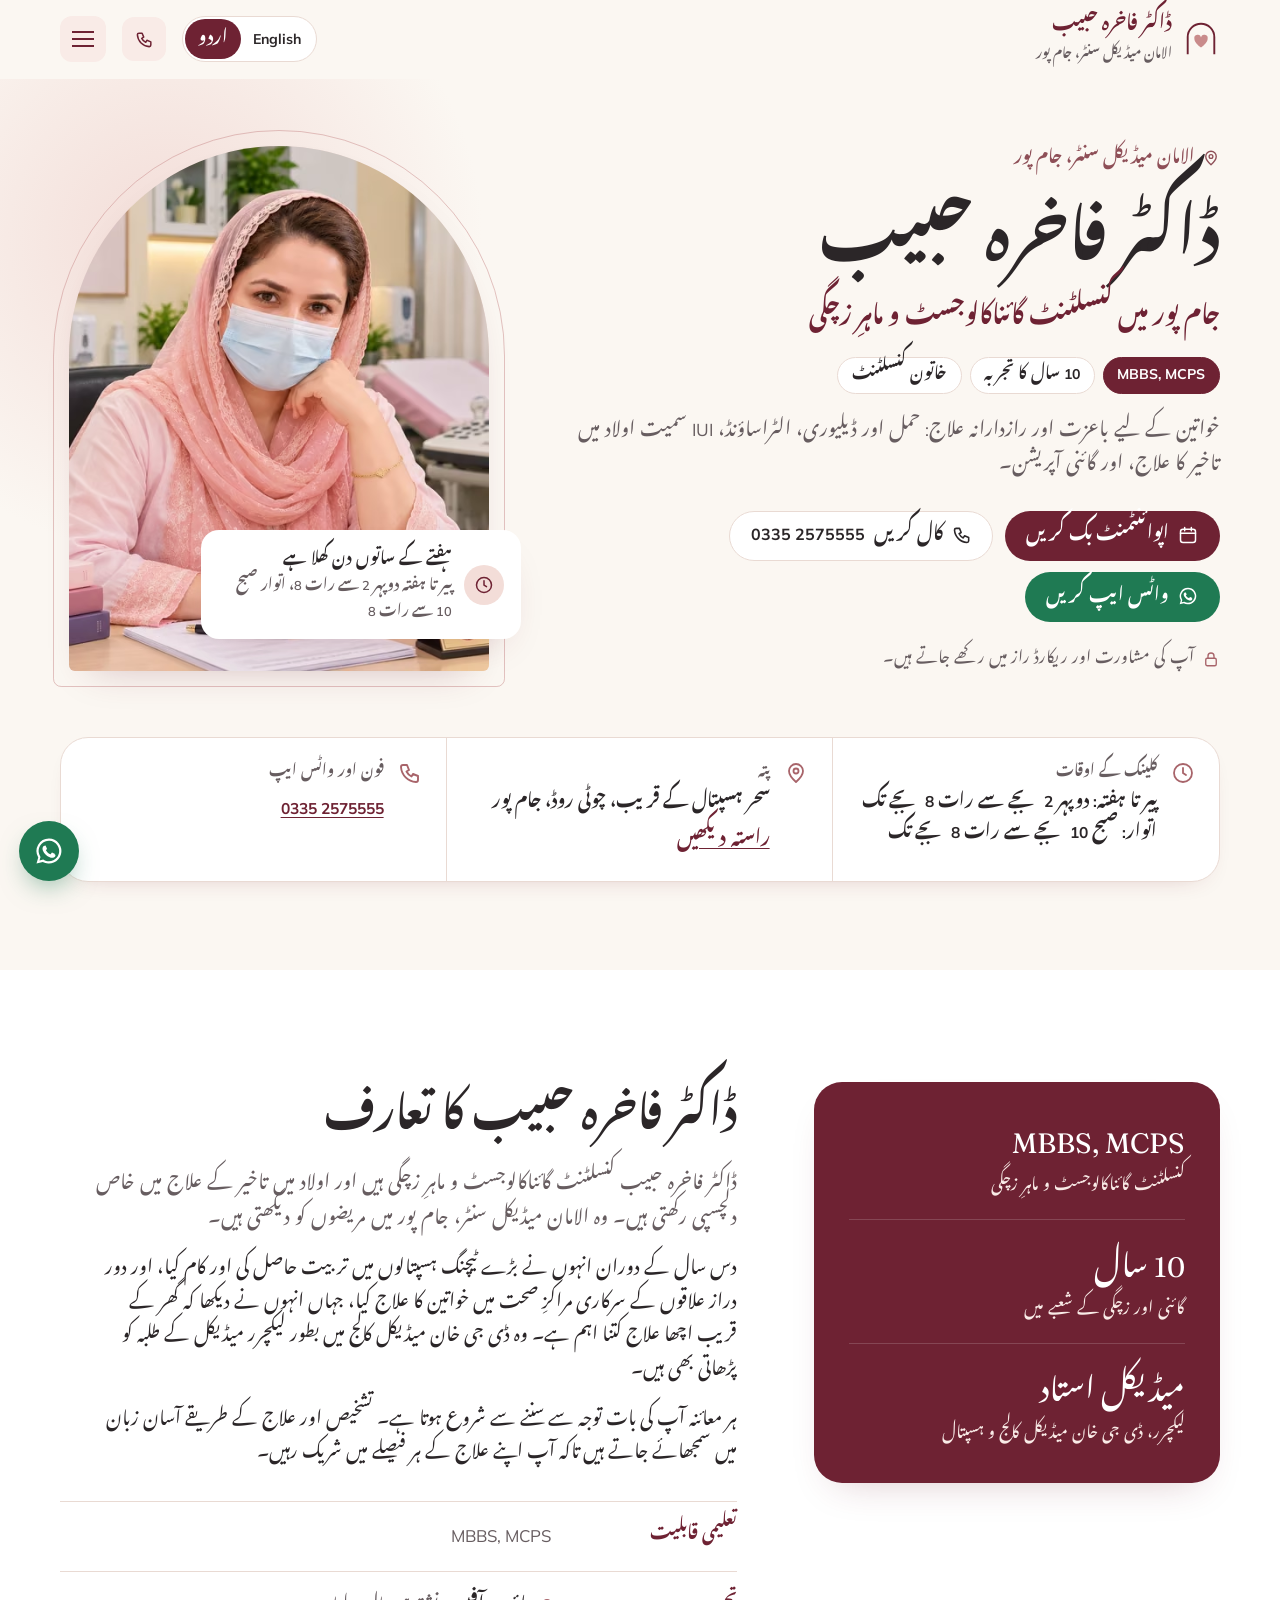
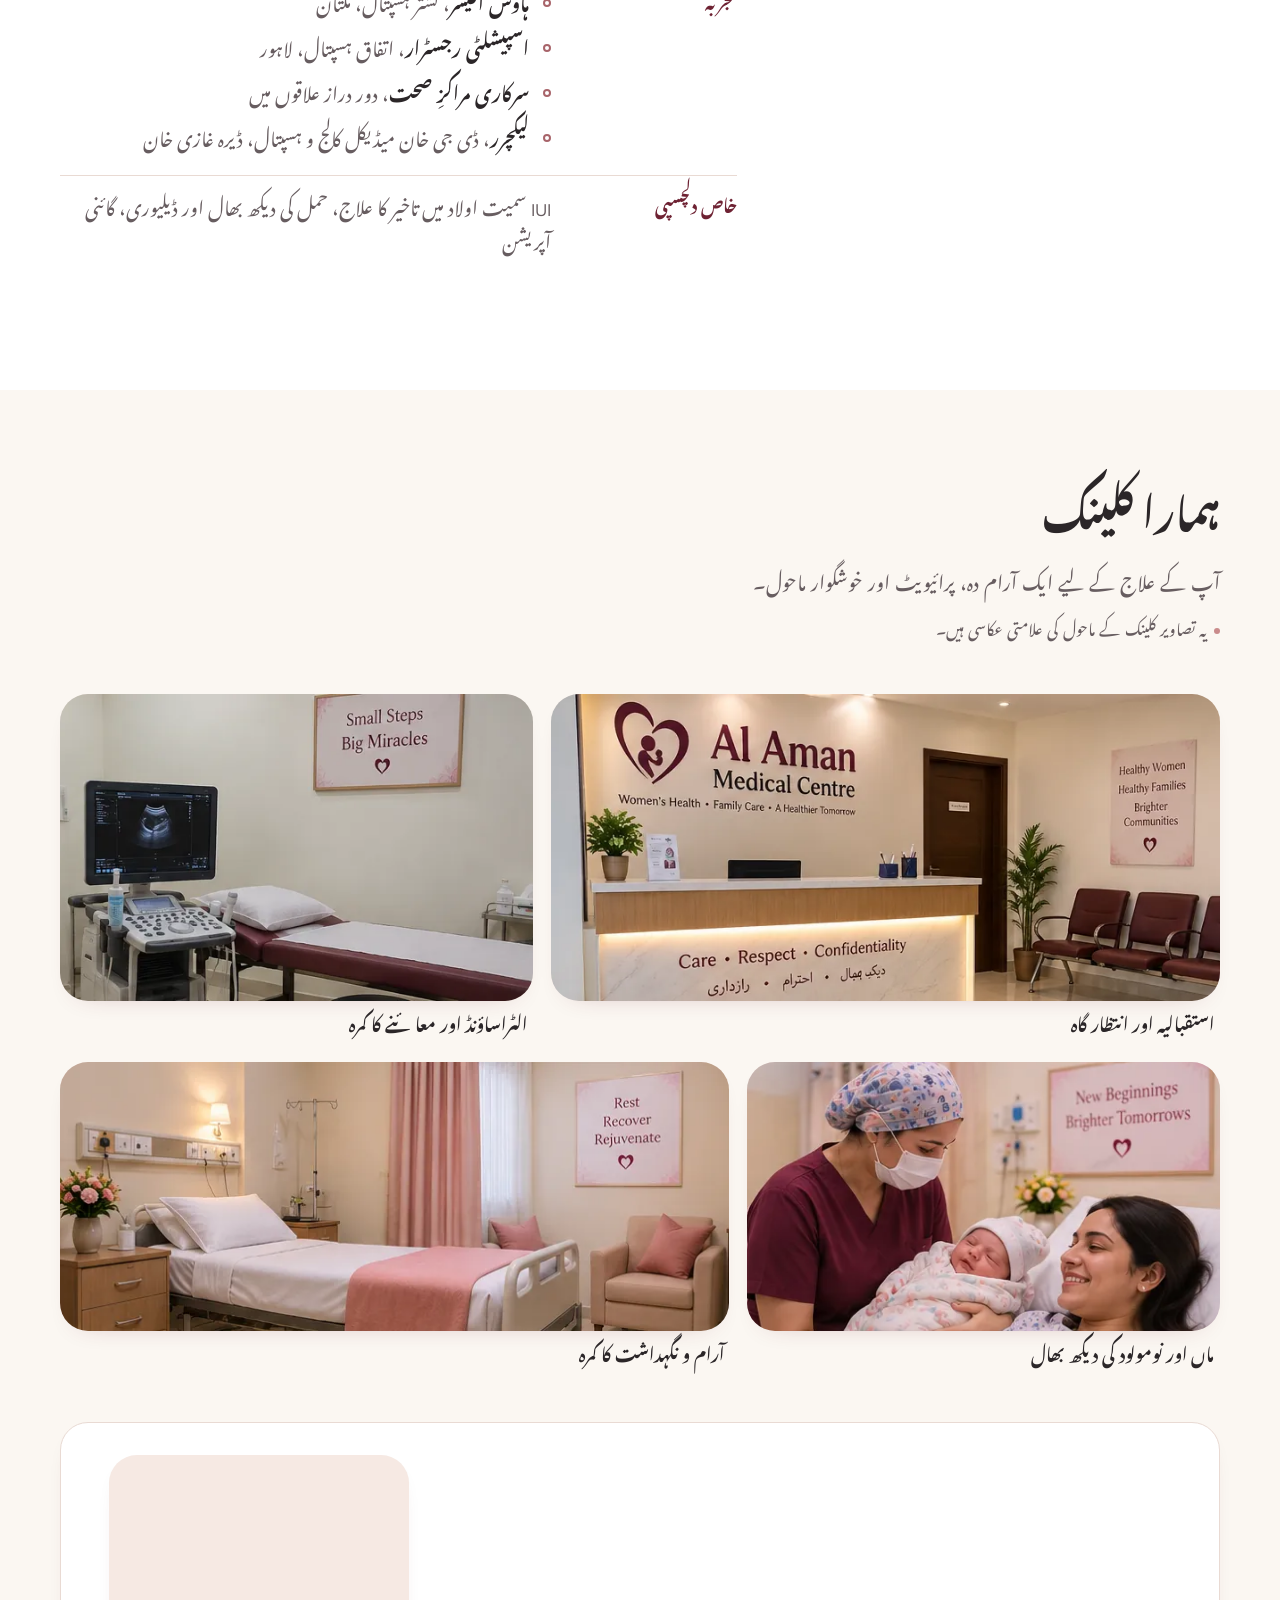
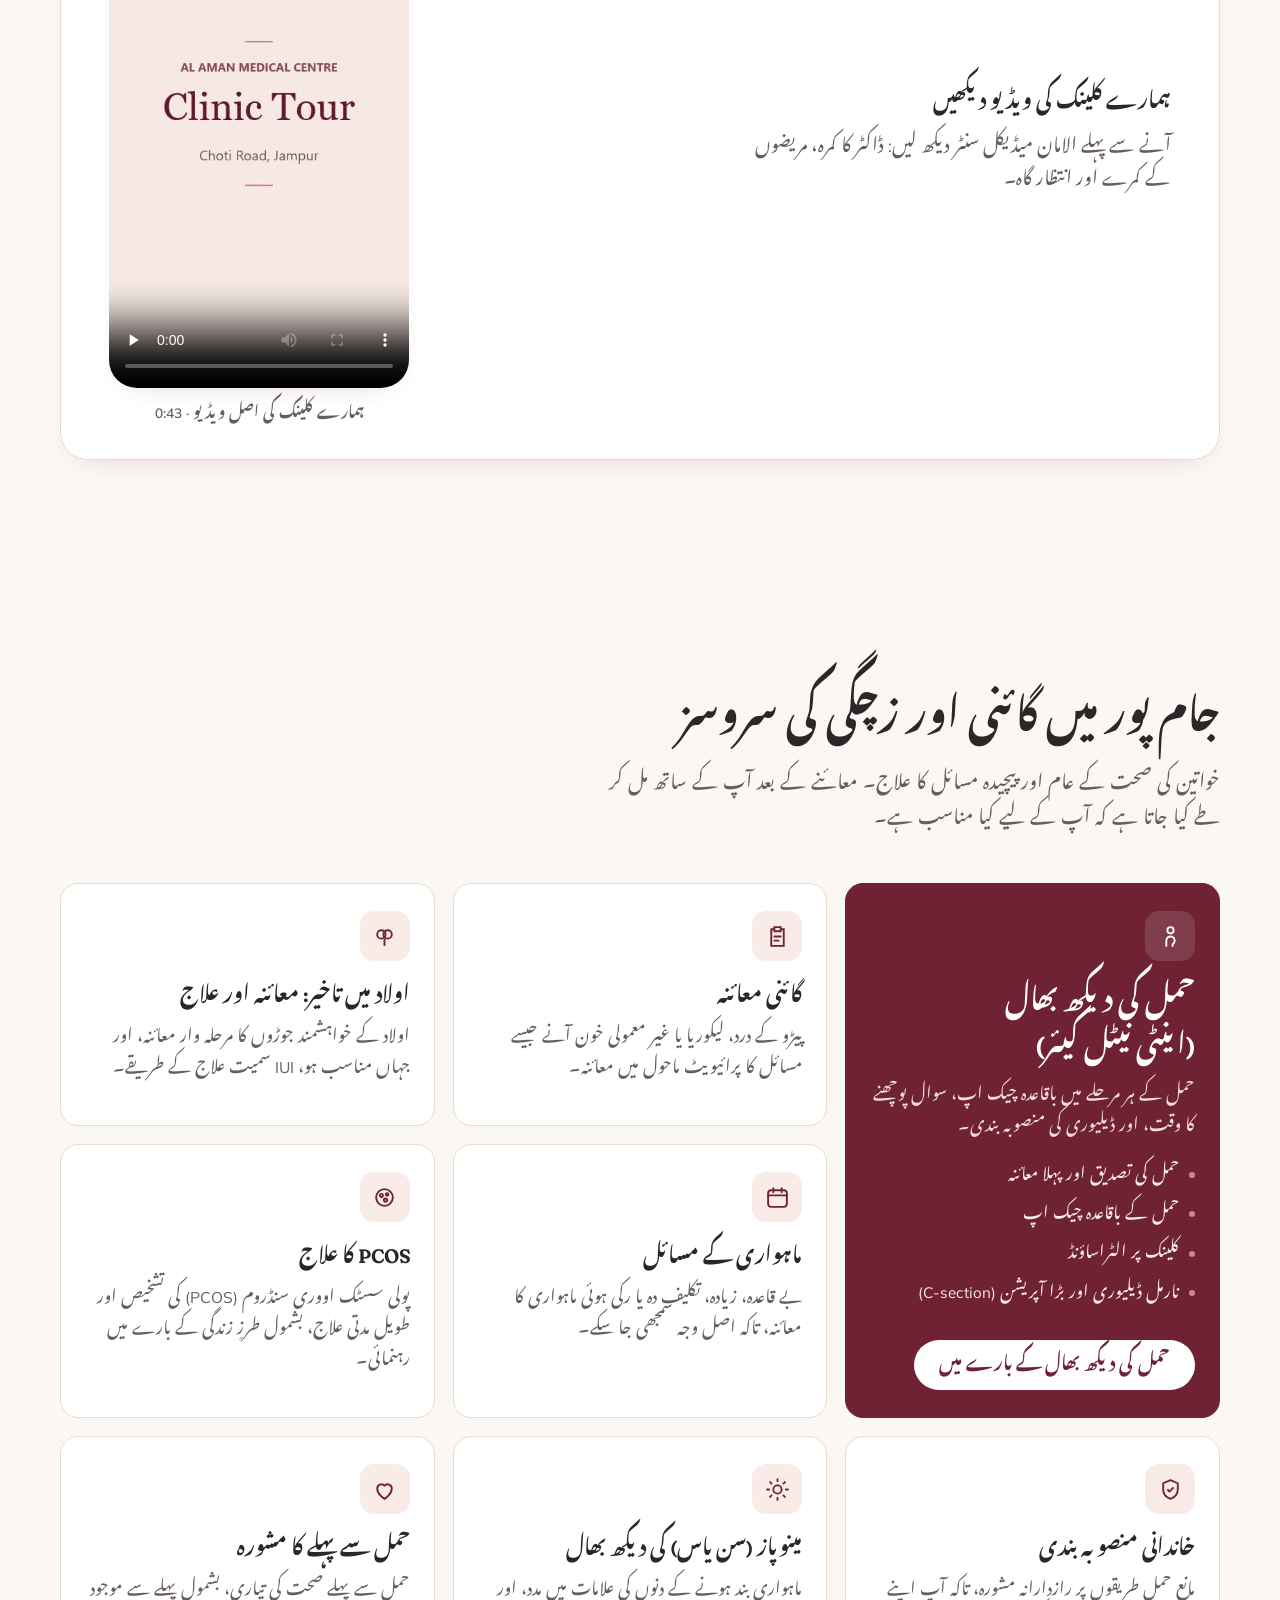
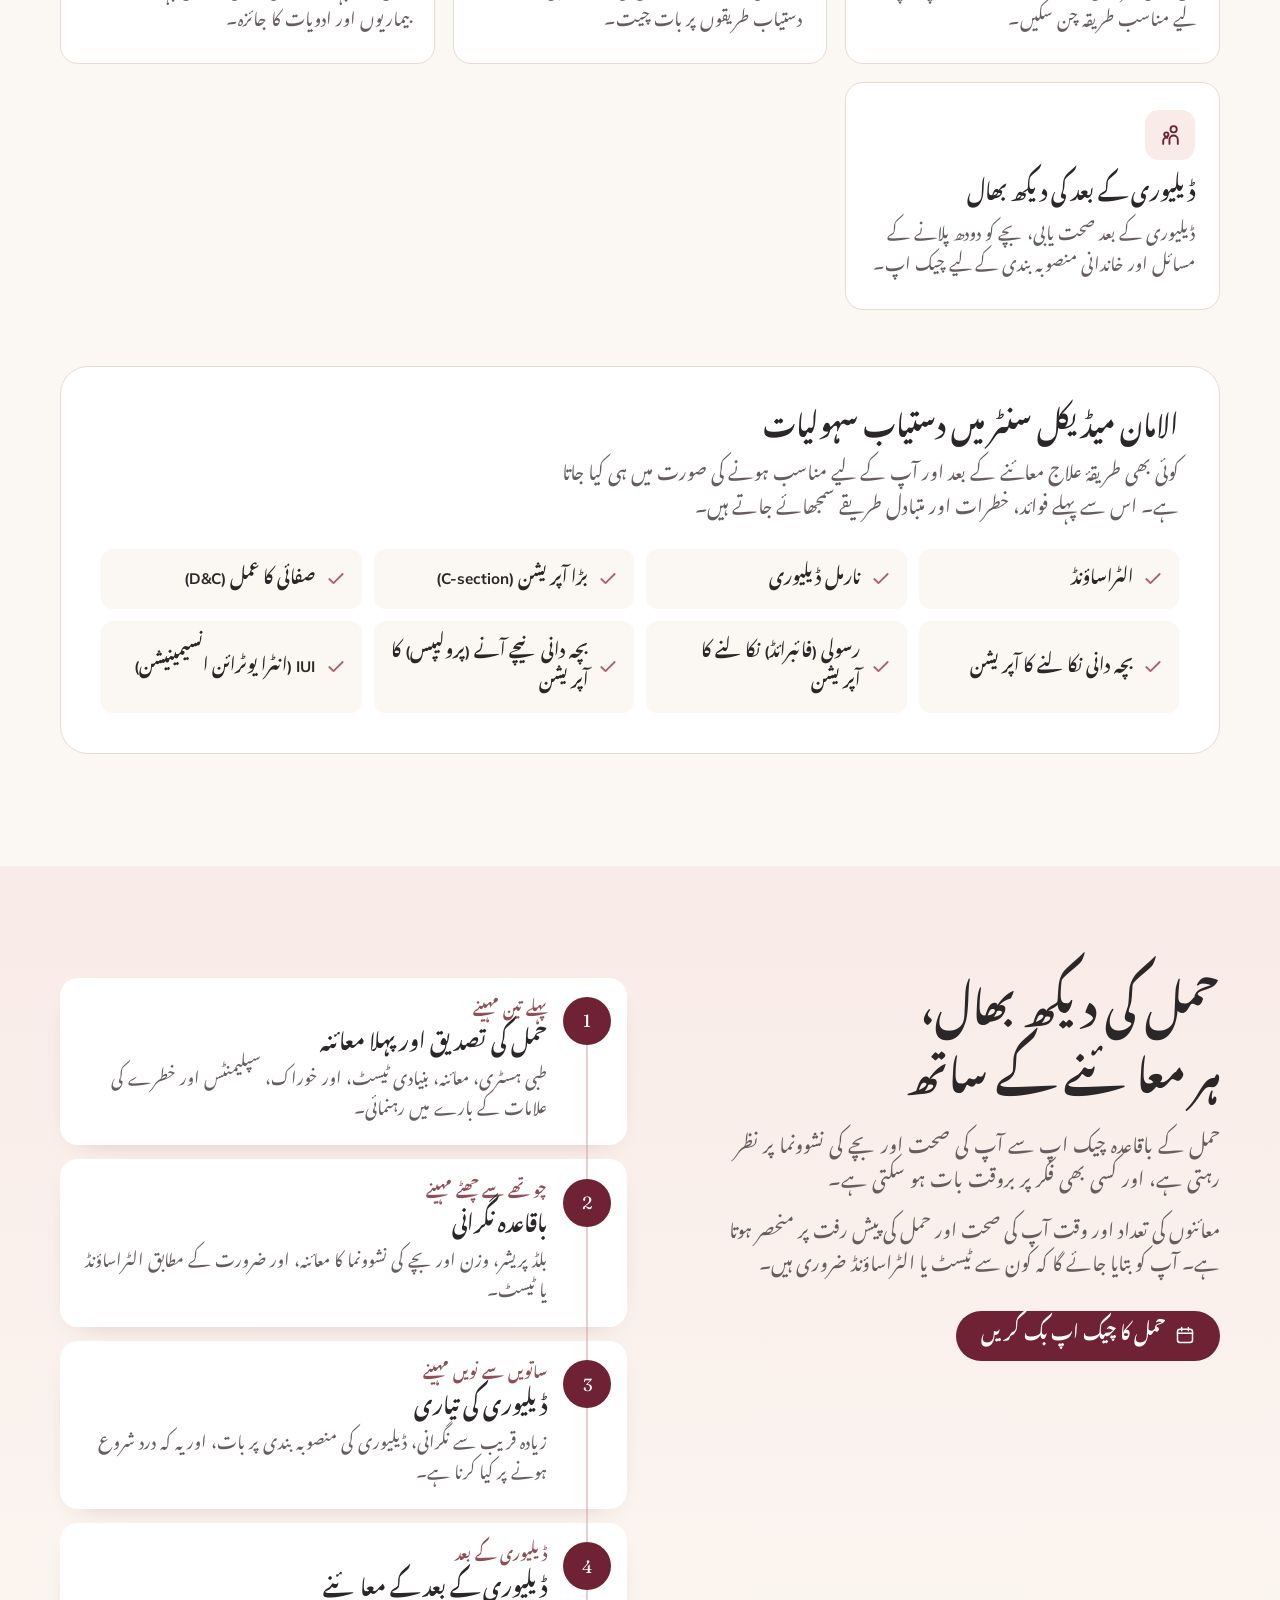
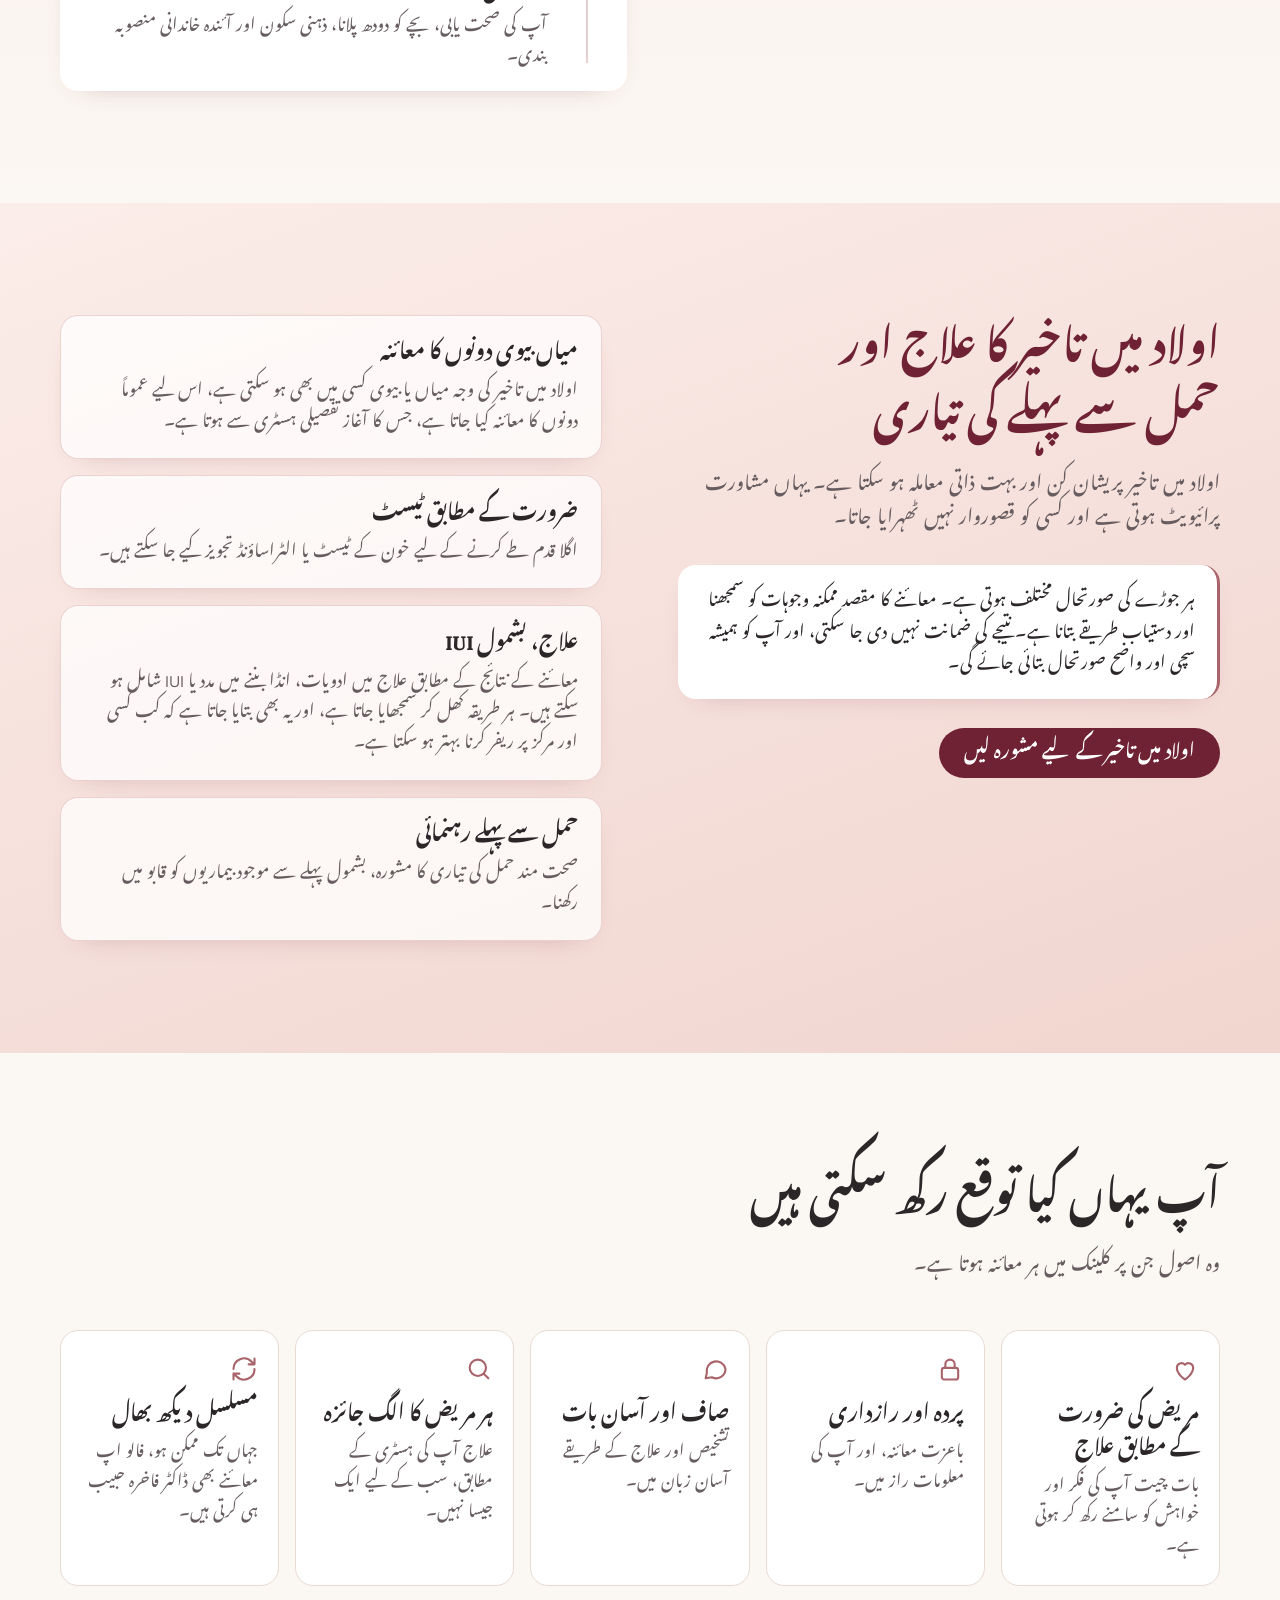
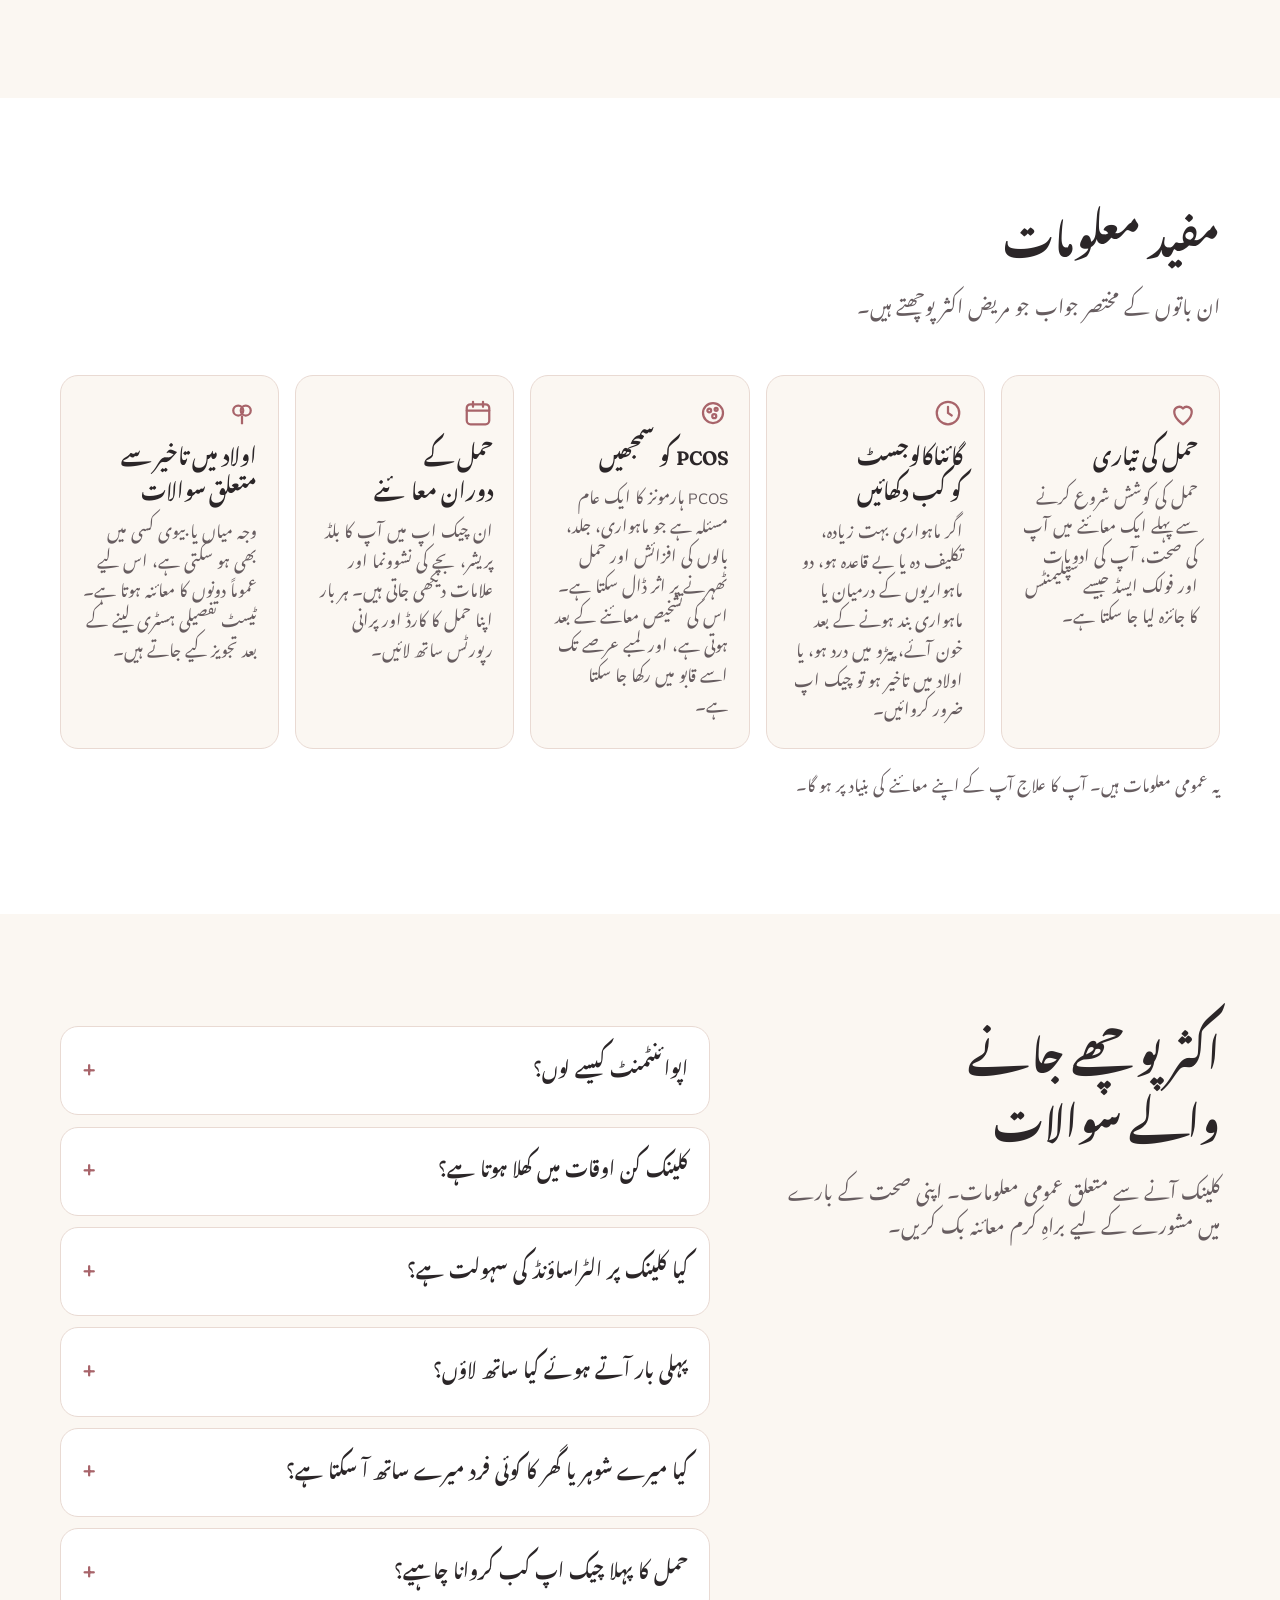
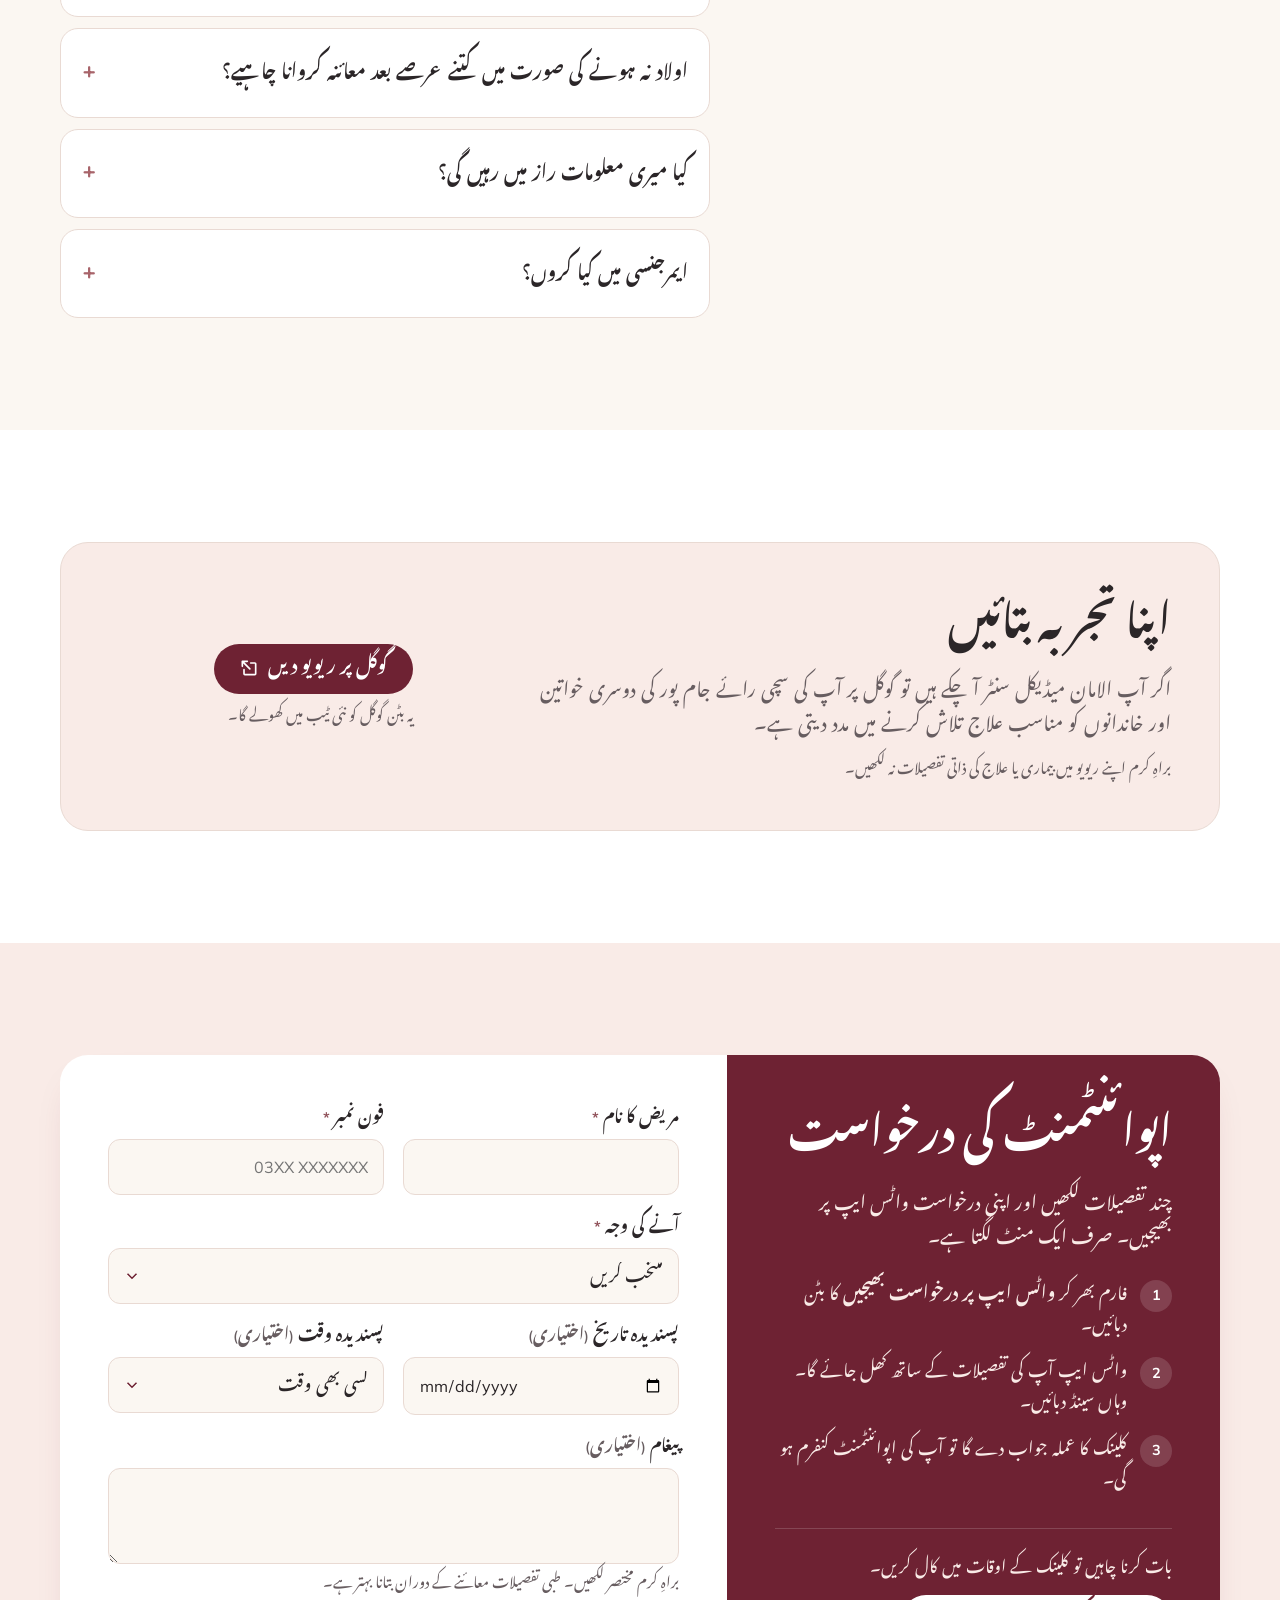
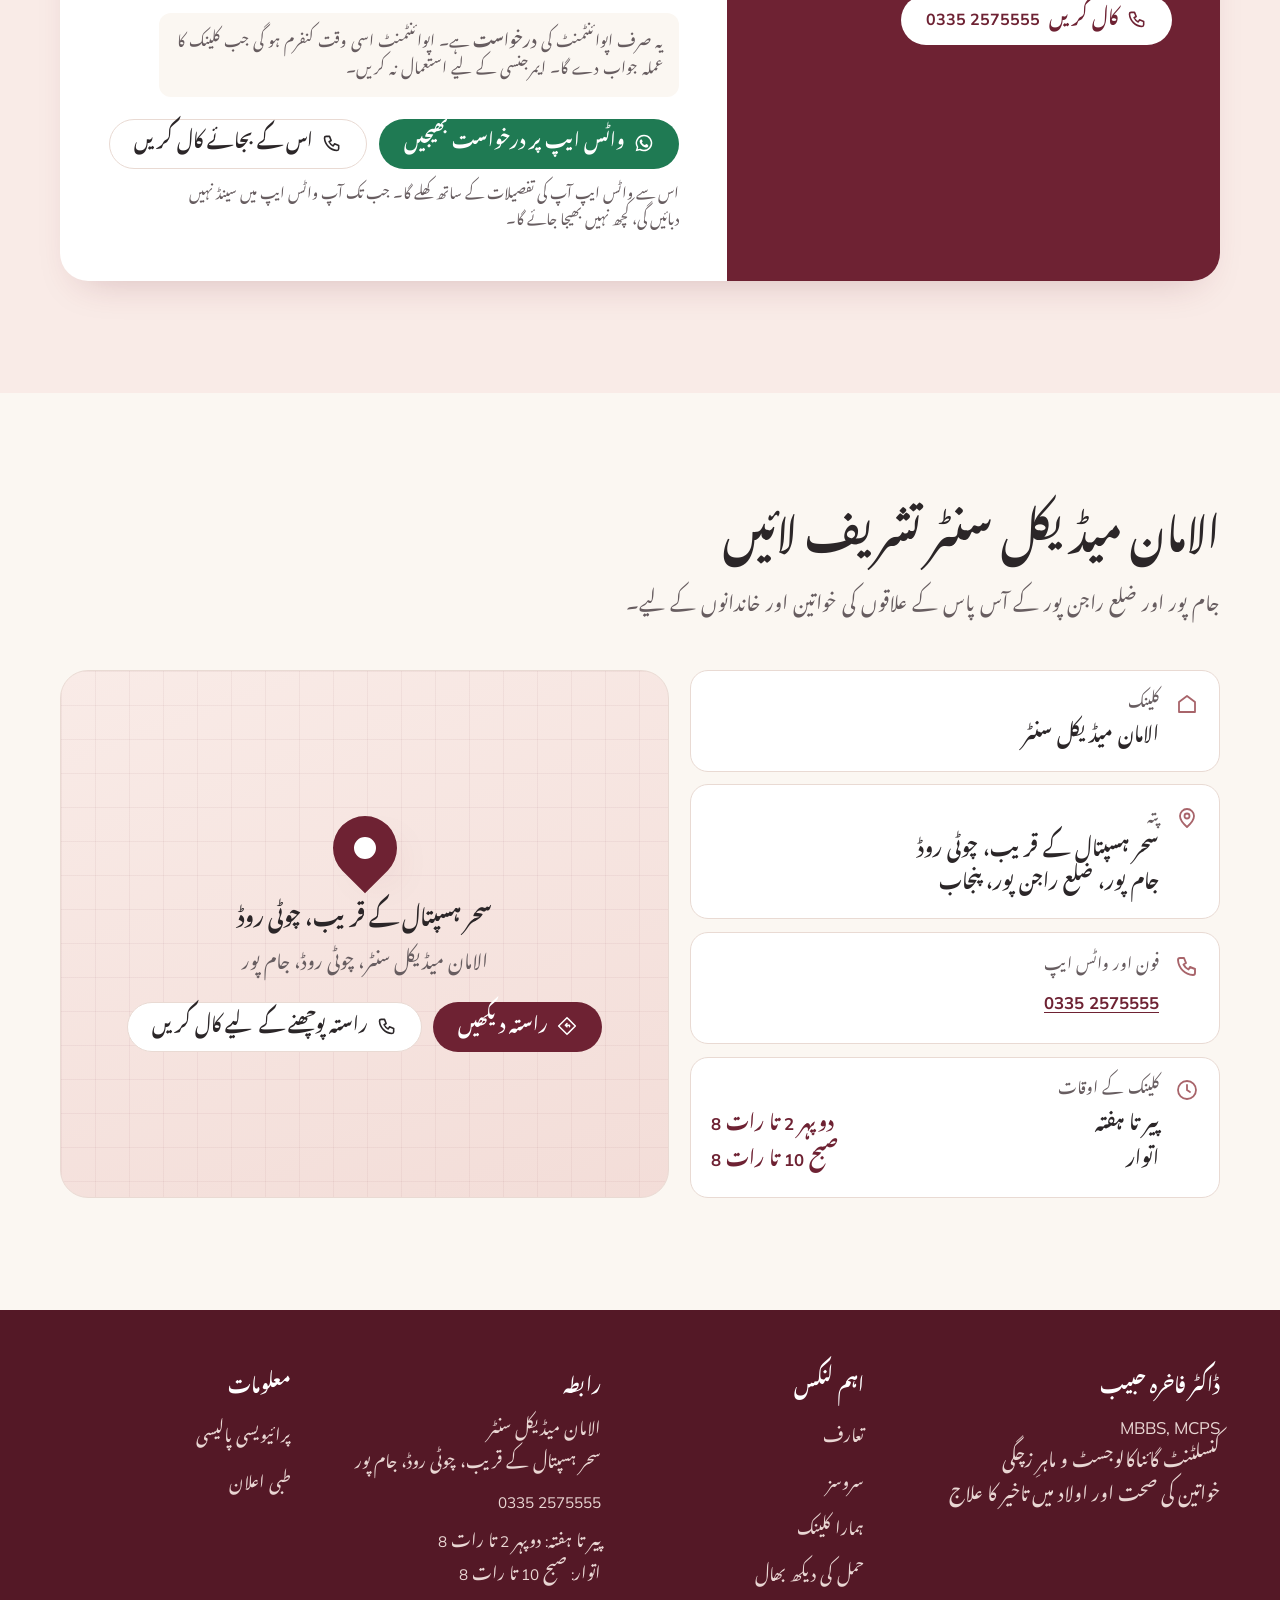
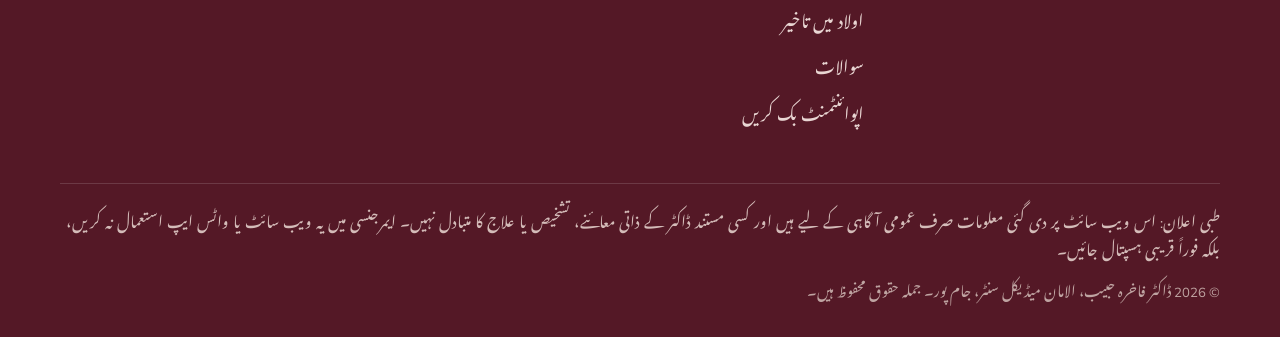
<file: al-aman-website/ur/index.html>
<!DOCTYPE html>
<html lang="ur" dir="rtl">
<head>
<meta charset="UTF-8">
<meta name="viewport" content="width=device-width, initial-scale=1, viewport-fit=cover">

<title>ڈاکٹر فاخرہ حبیب | جام پور میں گائناکالوجسٹ | الامان میڈیکل سنٹر</title>
<meta name="description" content="ڈاکٹر فاخرہ حبیب (MBBS, MCPS)، خاتون کنسلٹنٹ گائناکالوجسٹ و ماہرِ زچگی، الامان میڈیکل سنٹر، چوٹی روڈ، جام پور۔ حمل کی دیکھ بھال، ڈیلیوری، الٹراساؤنڈ اور IUI سمیت اولاد میں تاخیر کا علاج۔ کال یا واٹس ایپ: 0335 2575555">
<meta name="robots" content="index, follow, max-image-preview:large">
<meta name="theme-color" content="#6E2233">
<meta name="format-detection" content="telephone=yes">
<link rel="canonical" href="https://drfakhrahabib.netlify.app/ur/">
<link rel="alternate" hreflang="en-PK" href="https://drfakhrahabib.netlify.app/">
<link rel="alternate" hreflang="ur-PK" href="https://drfakhrahabib.netlify.app/ur/">
<link rel="alternate" hreflang="x-default" href="https://drfakhrahabib.netlify.app/">

<meta property="og:type" content="website">
<meta property="og:site_name" content="الامان میڈیکل سنٹر، جام پور">
<meta property="og:locale" content="ur_PK">
<meta property="og:locale:alternate" content="en_PK">
<meta property="og:title" content="ڈاکٹر فاخرہ حبیب | جام پور میں گائناکالوجسٹ و ماہرِ زچگی">
<meta property="og:description" content="الامان میڈیکل سنٹر، چوٹی روڈ، جام پور میں خاتون کنسلٹنٹ گائناکالوجسٹ۔ ہفتے کے ساتوں دن کھلا ہے۔ کال یا واٹس ایپ: 0335 2575555">
<meta property="og:url" content="https://drfakhrahabib.netlify.app/ur/">
<meta property="og:image" content="https://drfakhrahabib.netlify.app/images/og-share-v2-1200x630.jpg">
<meta property="og:image:secure_url" content="https://drfakhrahabib.netlify.app/images/og-share-v2-1200x630.jpg">
<meta property="og:image:type" content="image/jpeg">
<meta property="og:image:width" content="1200">
<meta property="og:image:height" content="630">
<meta property="og:image:alt" content="ڈاکٹر فاخرہ حبیب، الامان میڈیکل سنٹر جام پور میں">
<meta name="twitter:card" content="summary_large_image">
<meta name="twitter:image" content="https://drfakhrahabib.netlify.app/images/og-share-v2-1200x630.jpg">

<script>document.documentElement.className+=" js"</script>

<script type="application/ld+json">
{
  "@context": "https://schema.org",
  "@type": "MedicalClinic",
  "name": "Al Aman Medical Centre",
  "url": "https://drfakhrahabib.netlify.app/",
  "image": "https://drfakhrahabib.netlify.app/images/og-share-v2-1200x630.jpg",
  "logo": "https://drfakhrahabib.netlify.app/icons/icon-512.png",
  "hasMap": "https://maps.app.goo.gl/ot8H29BSfZ6ZTW8P8",
  "geo": {"@type": "GeoCoordinates", "latitude": 29.6536965, "longitude": 70.5930969},
  "description": "Gynaecology, obstetrics and infertility care in Jampur, District Rajanpur, Punjab.",
  "telephone": "+92-335-2575555",
  "address": {
    "@type": "PostalAddress",
    "streetAddress": "Near Sehr Hospital, Choti Road",
    "addressLocality": "Jampur",
    "addressRegion": "Punjab",
    "addressCountry": "PK"
  },
  "areaServed": ["Jampur", "Rajanpur District"],
  "openingHoursSpecification": [
    {"@type": "OpeningHoursSpecification",
     "dayOfWeek": ["Monday","Tuesday","Wednesday","Thursday","Friday","Saturday"],
     "opens": "14:00", "closes": "20:00"},
    {"@type": "OpeningHoursSpecification",
     "dayOfWeek": "Sunday", "opens": "10:00", "closes": "20:00"}
  ],
  "medicalSpecialty": ["Gynecologic", "Obstetric"],
  "availableService": [
    {"@type": "MedicalProcedure", "name": "Antenatal care"},
    {"@type": "MedicalProcedure", "name": "Obstetric ultrasound"},
    {"@type": "MedicalProcedure", "name": "Normal delivery"},
    {"@type": "MedicalProcedure", "name": "Caesarean section"},
    {"@type": "MedicalProcedure", "name": "Intrauterine insemination (IUI)"},
    {"@type": "MedicalProcedure", "name": "Hysterectomy"}
  ],
  "employee": {
    "@type": "Physician",
    "name": "Dr Fakhra Habib",
    "honorificSuffix": "MBBS, MCPS",
    "jobTitle": "Consultant Gynaecologist & Obstetrician",
    "medicalSpecialty": ["Gynecologic", "Obstetric"]
  }
}
</script>

<link rel="icon" href="../favicon.ico" sizes="48x48">
<link rel="icon" href="../icons/favicon.svg" type="image/svg+xml">
<link rel="apple-touch-icon" href="../icons/apple-touch-icon.png">
<link rel="manifest" href="../site.webmanifest">

<link rel="preload" href="../fonts/fraunces-latin-400-normal.woff2" as="font" type="font/woff2" crossorigin>
<link rel="preload" href="../fonts/mulish-latin-400-normal.woff2" as="font" type="font/woff2" crossorigin>
<link rel="preload" href="../fonts/noto-nastaliq-urdu-arabic-400-normal.woff2" as="font" type="font/woff2" crossorigin>

<link rel="stylesheet" href="../assets/style.css">
</head>

<body>
<a class="skip" href="#main">مواد پر جائیں</a>

<svg width="0" height="0" style="position:absolute" aria-hidden="true">
  <symbol id="i-phone" viewBox="0 0 24 24" fill="none" stroke="currentColor" stroke-width="1.9" stroke-linecap="round" stroke-linejoin="round"><path d="M5 4h4l2 5-2.5 1.5a11 11 0 0 0 5 5L15 13l5 2v4a2 2 0 0 1-2 2A16 16 0 0 1 3 6a2 2 0 0 1 2-2"/></symbol>
  <symbol id="i-wa" viewBox="0 0 24 24" fill="currentColor"><path d="M12 2a10 10 0 0 0-8.6 15.1L2 22l5-1.3A10 10 0 1 0 12 2zm0 18.2c-1.5 0-3-.4-4.3-1.2l-.3-.2-3 .8.8-2.9-.2-.3A8.2 8.2 0 1 1 12 20.2zm4.5-6.1c-.2-.1-1.5-.7-1.7-.8-.2-.1-.4-.1-.6.1l-.8 1c-.1.2-.3.2-.5.1a6.7 6.7 0 0 1-3.3-2.9c-.2-.4.2-.4.7-1.3.1-.2 0-.3 0-.4l-.8-1.8c-.2-.5-.4-.4-.6-.4h-.5a1 1 0 0 0-.7.3 3 3 0 0 0-.9 2.2c0 1.3.9 2.5 1 2.7.1.2 1.8 2.8 4.4 3.9 1.6.7 2.3.8 3.1.6.5-.1 1.5-.6 1.7-1.2.2-.6.2-1.1.1-1.2l-.5-.3z"/></symbol>
  <symbol id="i-pin" viewBox="0 0 24 24" fill="none" stroke="currentColor" stroke-width="1.8" stroke-linecap="round" stroke-linejoin="round"><path d="M12 21s-7-6.2-7-11a7 7 0 0 1 14 0c0 4.8-7 11-7 11z"/><circle cx="12" cy="10" r="2.5"/></symbol>
  <symbol id="i-clock" viewBox="0 0 24 24" fill="none" stroke="currentColor" stroke-width="1.8" stroke-linecap="round"><circle cx="12" cy="12" r="9"/><path d="M12 7v5l3 2"/></symbol>
  <symbol id="i-cal" viewBox="0 0 24 24" fill="none" stroke="currentColor" stroke-width="1.8" stroke-linecap="round"><rect x="3" y="5" width="18" height="16" rx="3"/><path d="M3 10h18M8 3v4M16 3v4"/></symbol>
  <symbol id="i-lock" viewBox="0 0 24 24" fill="none" stroke="currentColor" stroke-width="1.8" stroke-linecap="round"><rect x="5" y="11" width="14" height="10" rx="2"/><path d="M8 11V8a4 4 0 0 1 8 0v3"/></symbol>
  <symbol id="i-heart" viewBox="0 0 24 24" fill="none" stroke="currentColor" stroke-width="1.8" stroke-linejoin="round"><path d="M12 21s-7-4.4-7-10a4 4 0 0 1 7-2.6A4 4 0 0 1 19 11c0 5.6-7 10-7 10z"/></symbol>
  <symbol id="i-check" viewBox="0 0 24 24" fill="none" stroke="currentColor" stroke-width="2.2" stroke-linecap="round" stroke-linejoin="round"><path d="M20 6L9 17l-5-5"/></symbol>
  <symbol id="i-home" viewBox="0 0 24 24" fill="none" stroke="currentColor" stroke-width="1.8" stroke-linejoin="round"><path d="M4 20V10l8-6 8 6v10H4z"/></symbol>
  <symbol id="i-dir" viewBox="0 0 24 24" fill="none" stroke="currentColor" stroke-width="1.8" stroke-linecap="round" stroke-linejoin="round"><path d="M12 2l10 10-10 10L2 12z"/><path d="M9 13v-2h5l-2-2m2 2l-2 2"/></symbol>
</svg>

<!-- ================= HEADER ================= -->
<header class="site-header">
  <nav class="wrap nav" aria-label="مرکزی مینو">
    <a href="#home" class="brand">
      <svg class="brand-mark" viewBox="0 0 40 40" aria-hidden="true">
        <path d="M6 36V18a14 14 0 0 1 28 0v18" fill="none" stroke="#6E2233" stroke-width="2"/>
        <path d="M20 29c-4-3-7-6-7-9.5a3.5 3.5 0 0 1 7-1 3.5 3.5 0 0 1 7 1C27 23 24 26 20 29z" fill="#C98B8B"/>
      </svg>
      <span class="brand-text">
        <span class="brand-name">ڈاکٹر فاخرہ حبیب</span>
        <span class="brand-sub">الامان میڈیکل سنٹر، جام پور</span>
      </span>
    </a>

    <ul class="nav-links" id="navLinks">
      <li class="home-link"><a href="#home">ہوم</a></li>
      <li><a href="#about">تعارف</a></li>
      <li><a href="#services">سروسز</a></li>
      <li><a href="#pregnancy">حمل کی دیکھ بھال</a></li>
      <li><a href="#fertility">اولاد میں تاخیر</a></li>
      <li><a href="#faq">سوالات</a></li>
      <li><a href="#contact">رابطہ</a></li>
      <li class="mobile-only"><a href="#appointment" class="btn btn-primary">اپوائنٹمنٹ بک کریں</a></li>
      <li class="lang-item"><nav class="lang-switch" aria-label="زبان منتخب کریں"><a href="../" lang="en" hreflang="en" data-lang-link="en">English</a><a href="./" lang="ur" hreflang="ur" aria-current="page" data-lang-link="ur">اردو</a></nav></li>
    </ul>

    <div class="nav-right">
      <nav class="lang-switch" aria-label="زبان منتخب کریں"><a href="../" lang="en" hreflang="en" data-lang-link="en">English</a><a href="./" lang="ur" hreflang="ur" aria-current="page" data-lang-link="ur">اردو</a></nav>
      <a href="tel:+923352575555" class="nav-call" aria-label="کلینک کو 0335 2575555 پر کال کریں"><svg class="icon" aria-hidden="true"><use href="#i-phone"/></svg><span><span class="num">0335 2575555</span></span></a>
      <a href="#appointment" class="btn btn-primary">اپوائنٹمنٹ بک کریں</a>
      <button class="menu-toggle" id="menuToggle" type="button" aria-label="مینو کھولیں" aria-expanded="false" aria-controls="navLinks">
        <span></span><span></span><span></span>
      </button>
    </div>
  </nav>
</header>

<main id="main">

<!-- ================= HERO ================= -->
<section class="hero" id="home" aria-labelledby="hero-title">
  <div class="wrap hero-grid">
    <div>
      <p class="hero-intro load"><svg class="icon" aria-hidden="true"><use href="#i-pin"/></svg>الامان میڈیکل سنٹر، جام پور</p>
      <h1 id="hero-title" class="load load-2">
        <span class="h1-name">ڈاکٹر فاخرہ حبیب</span>
        <span class="h1-role">جام پور میں کنسلٹنٹ گائناکالوجسٹ و ماہرِ زچگی</span>
      </h1>
      <p class="hero-creds load load-2">
        <span class="badge strong">MBBS, MCPS</span>
        <span class="badge">10 سال کا تجربہ</span>
        <span class="badge">خاتون کنسلٹنٹ</span>
      </p>
      <p class="lead load load-3">خواتین کے لیے باعزت اور رازدارانہ علاج: حمل اور ڈیلیوری، الٹراساؤنڈ، IUI سمیت اولاد میں تاخیر کا علاج، اور گائنی آپریشن۔</p>
      <div class="hero-actions load load-4">
        <a href="#appointment" class="btn btn-primary"><svg class="icon" aria-hidden="true"><use href="#i-cal"/></svg>اپوائنٹمنٹ بک کریں</a>
        <a href="tel:+923352575555" class="btn btn-secondary"><svg class="icon" aria-hidden="true"><use href="#i-phone"/></svg>کال کریں <span class="num">0335 2575555</span></a>
        <a href="https://wa.me/923352575555?text=%D8%A7%D9%84%D8%B3%D9%84%D8%A7%D9%85%20%D8%B9%D9%84%DB%8C%DA%A9%D9%85%D8%8C%20%D8%A7%D9%84%D8%A7%D9%85%D8%A7%D9%86%20%D9%85%DB%8C%DA%88%DB%8C%DA%A9%D9%84%20%D8%B3%D9%86%D9%B9%D8%B1%20%D8%AC%D8%A7%D9%85%20%D9%BE%D9%88%D8%B1%20%D9%85%DB%8C%DA%BA%20%DA%88%D8%A7%DA%A9%D9%B9%D8%B1%20%D9%81%D8%A7%D8%AE%D8%B1%DB%81%20%D8%AD%D8%A8%DB%8C%D8%A8%20%D8%B3%DB%92%20%D8%A7%D9%BE%D9%88%D8%A7%D8%A6%D9%86%D9%B9%D9%85%D9%86%D9%B9%20%DA%A9%DB%8C%20%D8%AF%D8%B1%D8%AE%D9%88%D8%A7%D8%B3%D8%AA%20%DB%81%DB%92%DB%94" class="btn btn-wa" target="_blank" rel="noopener"><svg class="icon" aria-hidden="true"><use href="#i-wa"/></svg>واٹس ایپ کریں</a>
      </div>
      <p class="hero-note load load-5"><svg class="icon" aria-hidden="true"><use href="#i-lock"/></svg>آپ کی مشاورت اور ریکارڈ راز میں رکھے جاتے ہیں۔</p>
    </div>

    <div class="arch-wrap load load-2">
      <div class="arch-ring" aria-hidden="true"></div>
      <div class="arch">
        <picture>
          <source type="image/avif" srcset="../images/dr-fakhra-habib-480.avif?v=2 480w, ../images/dr-fakhra-habib-720.avif?v=2 720w" sizes="(max-width: 860px) 320px, 420px">
          <source type="image/webp" srcset="../images/dr-fakhra-habib-480.webp?v=2 480w, ../images/dr-fakhra-habib-720.webp?v=2 720w" sizes="(max-width: 860px) 320px, 420px">
          <img src="../images/dr-fakhra-habib-720.jpg?v=2" width="720" height="900" fetchpriority="high" decoding="async"
               alt="ڈاکٹر فاخرہ حبیب، کنسلٹنٹ گائناکالوجسٹ و ماہرِ زچگی، الامان میڈیکل سنٹر جام پور میں اپنی میز پر">
        </picture>
      </div>
      <div class="hero-card">
        <span class="dot"><svg class="icon" aria-hidden="true"><use href="#i-clock"/></svg></span>
        <p>ہفتے کے ساتوں دن کھلا ہے<span>پیر تا ہفتہ دوپہر 2 سے رات 8، اتوار صبح 10 سے رات 8</span></p>
      </div>
    </div>
  </div>

  <div class="wrap">
    <div class="info-strip load load-5">
      <div class="info-item">
        <svg class="icon" aria-hidden="true"><use href="#i-clock"/></svg>
        <div><p class="label">کلینک کے اوقات</p><p>پیر تا ہفتہ: دوپہر 2 بجے سے رات 8 بجے تک<br>اتوار: صبح 10 بجے سے رات 8 بجے تک</p></div>
      </div>
      <div class="info-item">
        <svg class="icon" aria-hidden="true"><use href="#i-pin"/></svg>
        <div><p class="label">پتہ</p><p>سحر ہسپتال کے قریب، چوٹی روڈ، جام پور</p>
          <a class="text-link" data-maps href="https://maps.app.goo.gl/ot8H29BSfZ6ZTW8P8" target="_blank" rel="noopener">راستہ دیکھیں</a></div>
      </div>
      <div class="info-item">
        <svg class="icon" aria-hidden="true"><use href="#i-phone"/></svg>
        <div><p class="label">فون اور واٹس ایپ</p><p><a class="text-link" href="tel:+923352575555"><span class="num">0335 2575555</span></a></p></div>
      </div>
    </div>
  </div>
</section>

<!-- ================= ABOUT ================= -->
<section class="about" id="about" aria-labelledby="about-title">
  <div class="wrap about-grid">
    <aside class="facts reveal" aria-label="ڈاکٹر فاخرہ حبیب — مختصر تعارف">
      <div class="fact"><strong>MBBS, MCPS</strong><span>کنسلٹنٹ گائناکالوجسٹ و ماہرِ زچگی</span></div>
      <div class="fact"><strong>10 سال</strong><span>گائنی اور زچگی کے شعبے میں</span></div>
      <div class="fact"><strong>میڈیکل استاد</strong><span>لیکچرر، ڈی جی خان میڈیکل کالج و ہسپتال</span></div>
    </aside>
    <div class="about-text reveal">
      <h2 id="about-title">ڈاکٹر فاخرہ حبیب کا تعارف</h2>
      <p class="lead">ڈاکٹر فاخرہ حبیب کنسلٹنٹ گائناکالوجسٹ و ماہرِ زچگی ہیں اور اولاد میں تاخیر کے علاج میں خاص دلچسپی رکھتی ہیں۔ وہ الامان میڈیکل سنٹر، جام پور میں مریضوں کو دیکھتی ہیں۔</p>
      <p>دس سال کے دوران انہوں نے بڑے ٹیچنگ ہسپتالوں میں تربیت حاصل کی اور کام کیا، اور دور دراز علاقوں کے سرکاری مراکزِ صحت میں خواتین کا علاج کیا، جہاں انہوں نے دیکھا کہ گھر کے قریب اچھا علاج کتنا اہم ہے۔ وہ ڈی جی خان میڈیکل کالج میں بطور لیکچرر میڈیکل کے طلبہ کو پڑھاتی بھی ہیں۔</p>
      <p>ہر معائنہ آپ کی بات توجہ سے سننے سے شروع ہوتا ہے۔ تشخیص اور علاج کے طریقے آسان زبان میں سمجھائے جاتے ہیں تاکہ آپ اپنے علاج کے ہر فیصلے میں شریک رہیں۔</p>

      <dl class="cred-list">
        <div class="cred"><dt>تعلیمی قابلیت</dt><dd>MBBS, MCPS</dd></div>
        <div class="cred"><dt>تجربہ</dt><dd>
          <ul class="career">
            <li><strong>ہاؤس آفیسر</strong>، نشتر ہسپتال، ملتان</li>
            <li><strong>اسپیشلٹی رجسٹرار</strong>، اتفاق ہسپتال، لاہور</li>
            <li><strong>سرکاری مراکزِ صحت</strong>، دور دراز علاقوں میں</li>
            <li><strong>لیکچرر</strong>، ڈی جی خان میڈیکل کالج و ہسپتال، ڈیرہ غازی خان</li>
          </ul>
        </dd></div>
        <div class="cred"><dt>خاص دلچسپی</dt><dd>IUI سمیت اولاد میں تاخیر کا علاج، حمل کی دیکھ بھال اور ڈیلیوری، گائنی آپریشن</dd></div>
      </dl>
    </div>
  </div>
</section>

<!-- ================= OUR CLINIC ================= -->
<section class="clinic" id="clinic" aria-labelledby="clinic-title">
  <div class="wrap">
    <div class="section-head reveal">
      <h2 id="clinic-title">ہمارا کلینک</h2>
      <p class="lead">آپ کے علاج کے لیے ایک آرام دہ، پرائیویٹ اور خوشگوار ماحول۔</p>
      <p class="clinic-note">یہ تصاویر کلینک کے ماحول کی علامتی عکاسی ہیں۔</p>
    </div>
    <div class="clinic-grid" role="group" aria-label="کلینک کی تصاویر">
      <figure class="clinic-fig f-reception reveal">
        <picture>
          <source type="image/webp" srcset="../images/clinic-reception.webp">
          <img src="../images/clinic-reception.jpg" width="934" height="344" loading="lazy" decoding="async" alt="کریم اور گہرے سرخ رنگ میں کلینک کے استقبالیہ اور انتظار گاہ کی علامتی تصویر">
        </picture>
        <figcaption>استقبالیہ اور انتظار گاہ</figcaption>
      </figure>
      <figure class="clinic-fig f-ultrasound reveal">
        <picture>
          <source type="image/webp" srcset="../images/ultrasound-examination-room.webp">
          <img src="../images/ultrasound-examination-room.jpg" width="572" height="344" loading="lazy" decoding="async" alt="الٹراساؤنڈ مشین اور معائنے کے بیڈ والے کمرے کی علامتی تصویر">
        </picture>
        <figcaption>الٹراساؤنڈ اور معائنے کا کمرہ</figcaption>
      </figure>
      <figure class="clinic-fig f-newborn reveal">
        <picture>
          <source type="image/webp" srcset="../images/mother-newborn-care.webp">
          <img src="../images/mother-newborn-care.jpg" width="487" height="300" loading="lazy" decoding="async" alt="ڈیلیوری کے بعد آرام کرتی مسکراتی ماں اور نومولود کو تھامے نرس کی علامتی تصویر">
        </picture>
        <figcaption>ماں اور نومولود کی دیکھ بھال</figcaption>
      </figure>
      <figure class="clinic-fig f-recovery reveal">
        <picture>
          <source type="image/webp" srcset="../images/clinic-recovery-room.webp">
          <img src="../images/clinic-recovery-room.jpg" width="704" height="271" loading="lazy" decoding="async" alt="بیڈ، تیماردار کی کرسی اور گلابی پردوں والے آرام کے کمرے کی علامتی تصویر">
        </picture>
        <figcaption>آرام و نگہداشت کا کمرہ</figcaption>
      </figure>
    </div>
    <div class="clinic-tour reveal">
      <div class="tour-text">
        <h3>ہمارے کلینک کی ویڈیو دیکھیں</h3>
        <p>آنے سے پہلے الامان میڈیکل سنٹر دیکھ لیں: ڈاکٹر کا کمرہ، مریضوں کے کمرے اور انتظار گاہ۔</p>
      </div>
      <figure class="tour-video">
        <video controls preload="none" playsinline width="432" height="768" poster="../images/clinic-tour-poster.jpg?v=2" aria-label="الامان میڈیکل سنٹر جام پور کی ویڈیو">
          <source src="../videos/clinic-tour.mp4?v=2" type="video/mp4">
        </video>
        <figcaption>ہمارے کلینک کی اصل ویڈیو · 0:43</figcaption>
      </figure>
    </div>
  </div>
</section>

<!-- ================= SERVICES ================= -->
<section id="services" aria-labelledby="services-title">
  <div class="wrap">
    <div class="section-head reveal">
      <h2 id="services-title">جام پور میں گائنی اور زچگی کی سروسز</h2>
      <p class="lead">خواتین کی صحت کے عام اور پیچیدہ مسائل کا علاج۔ معائنے کے بعد آپ کے ساتھ مل کر طے کیا جاتا ہے کہ آپ کے لیے کیا مناسب ہے۔</p>
    </div>

    <div class="services-grid">
      <article class="service featured reveal">
        <div class="service-icon"><svg class="icon" viewBox="0 0 24 24" fill="none" stroke="currentColor" stroke-width="1.8" stroke-linecap="round" aria-hidden="true"><circle cx="12" cy="6" r="3"/><path d="M8 21v-5a4 4 0 0 1 4-4 4 4 0 0 1 4 4c0 2-1 3-2 3.5V21"/></svg></div>
        <h3>حمل کی دیکھ بھال (اینٹی نیٹل کیئر)</h3>
        <p>حمل کے ہر مرحلے میں باقاعدہ چیک اپ، سوال پوچھنے کا وقت، اور ڈیلیوری کی منصوبہ بندی۔</p>
        <ul>
          <li>حمل کی تصدیق اور پہلا معائنہ</li>
          <li>حمل کے باقاعدہ چیک اپ</li>
          <li>کلینک پر الٹراساؤنڈ</li>
          <li>نارمل ڈیلیوری اور بڑا آپریشن (C-section)</li>
        </ul>
        <a href="#pregnancy" class="btn btn-light">حمل کی دیکھ بھال کے بارے میں</a>
      </article>

      <article class="service reveal">
        <div class="service-icon"><svg class="icon" viewBox="0 0 24 24" fill="none" stroke="currentColor" stroke-width="1.8" stroke-linecap="round" aria-hidden="true"><path d="M9 3h6v4H9zM6 5h3M15 5h3v16H6V5"/><path d="M9 12h6M9 16h4"/></svg></div>
        <h3>گائنی معائنہ</h3>
        <p>پیڑو کے درد، لیکوریا یا غیر معمولی خون آنے جیسے مسائل کا پرائیویٹ ماحول میں معائنہ۔</p>
      </article>
      <article class="service reveal">
        <div class="service-icon"><svg class="icon" viewBox="0 0 24 24" fill="none" stroke="currentColor" stroke-width="1.8" aria-hidden="true"><circle cx="9" cy="10" r="4"/><circle cx="15" cy="10" r="4"/><path d="M12 14v7"/></svg></div>
        <h3>اولاد میں تاخیر: معائنہ اور علاج</h3>
        <p>اولاد کے خواہشمند جوڑوں کا مرحلہ وار معائنہ، اور جہاں مناسب ہو، IUI سمیت علاج کے طریقے۔</p>
      </article>
      <article class="service reveal">
        <div class="service-icon"><svg class="icon" aria-hidden="true"><use href="#i-cal"/></svg></div>
        <h3>ماہواری کے مسائل</h3>
        <p>بے قاعدہ، زیادہ، تکلیف دہ یا رکی ہوئی ماہواری کا معائنہ، تاکہ اصل وجہ سمجھی جا سکے۔</p>
      </article>
      <article class="service reveal">
        <div class="service-icon"><svg class="icon" viewBox="0 0 24 24" fill="none" stroke="currentColor" stroke-width="1.8" aria-hidden="true"><circle cx="12" cy="12" r="8"/><circle cx="9" cy="10" r="1.5"/><circle cx="14.5" cy="9" r="1.2"/><circle cx="13" cy="14.5" r="1.6"/></svg></div>
        <h3>PCOS کا علاج</h3>
        <p>پولی سسٹک اووری سنڈروم (PCOS) کی تشخیص اور طویل مدتی علاج، بشمول طرزِ زندگی کے بارے میں رہنمائی۔</p>
      </article>
      <article class="service reveal">
        <div class="service-icon"><svg class="icon" viewBox="0 0 24 24" fill="none" stroke="currentColor" stroke-width="1.8" stroke-linejoin="round" aria-hidden="true"><path d="M12 3l7 3v6c0 4.5-3 7.5-7 9-4-1.5-7-4.5-7-9V6z"/><path d="M9 12l2 2 4-4"/></svg></div>
        <h3>خاندانی منصوبہ بندی</h3>
        <p>مانع حمل طریقوں پر رازدارانہ مشورہ، تاکہ آپ اپنے لیے مناسب طریقہ چن سکیں۔</p>
      </article>
      <article class="service reveal">
        <div class="service-icon"><svg class="icon" viewBox="0 0 24 24" fill="none" stroke="currentColor" stroke-width="1.8" stroke-linecap="round" aria-hidden="true"><circle cx="12" cy="12" r="4"/><path d="M12 2v2M12 20v2M4.9 4.9l1.4 1.4M17.7 17.7l1.4 1.4M2 12h2M20 12h2M4.9 19.1l1.4-1.4M17.7 6.3l1.4-1.4"/></svg></div>
        <h3>مینوپاز (سن یاس) کی دیکھ بھال</h3>
        <p>ماہواری بند ہونے کے دنوں کی علامات میں مدد، اور دستیاب طریقوں پر بات چیت۔</p>
      </article>
      <article class="service reveal">
        <div class="service-icon"><svg class="icon" aria-hidden="true"><use href="#i-heart"/></svg></div>
        <h3>حمل سے پہلے کا مشورہ</h3>
        <p>حمل سے پہلے صحت کی تیاری، بشمول پہلے سے موجود بیماریوں اور ادویات کا جائزہ۔</p>
      </article>
      <article class="service reveal">
        <div class="service-icon"><svg class="icon" viewBox="0 0 24 24" fill="none" stroke="currentColor" stroke-width="1.8" stroke-linecap="round" aria-hidden="true"><circle cx="15" cy="7" r="3"/><circle cx="8" cy="12" r="2"/><path d="M11 21v-4a4 4 0 0 1 8 0v4M5 21v-3a3 3 0 0 1 4-2.8"/></svg></div>
        <h3>ڈیلیوری کے بعد کی دیکھ بھال</h3>
        <p>ڈیلیوری کے بعد صحت یابی، بچے کو دودھ پلانے کے مسائل اور خاندانی منصوبہ بندی کے لیے چیک اپ۔</p>
      </article>
    </div>

    <div class="facilities reveal">
      <h3>الامان میڈیکل سنٹر میں دستیاب سہولیات</h3>
      <p>کوئی بھی طریقۂ علاج معائنے کے بعد اور آپ کے لیے مناسب ہونے کی صورت میں ہی کیا جاتا ہے۔ اس سے پہلے فوائد، خطرات اور متبادل طریقے سمجھائے جاتے ہیں۔</p>
      <ul class="fac-grid">
        <li class="fac"><svg class="icon" aria-hidden="true"><use href="#i-check"/></svg>الٹراساؤنڈ</li>
        <li class="fac"><svg class="icon" aria-hidden="true"><use href="#i-check"/></svg>نارمل ڈیلیوری</li>
        <li class="fac"><svg class="icon" aria-hidden="true"><use href="#i-check"/></svg>بڑا آپریشن (C-section)</li>
        <li class="fac"><svg class="icon" aria-hidden="true"><use href="#i-check"/></svg>صفائی کا عمل (D&amp;C)</li>
        <li class="fac"><svg class="icon" aria-hidden="true"><use href="#i-check"/></svg>بچہ دانی نکالنے کا آپریشن</li>
        <li class="fac"><svg class="icon" aria-hidden="true"><use href="#i-check"/></svg>رسولی (فائبرائڈ) نکالنے کا آپریشن</li>
        <li class="fac"><svg class="icon" aria-hidden="true"><use href="#i-check"/></svg>بچہ دانی نیچے آنے (پرولیپس) کا آپریشن</li>
        <li class="fac"><svg class="icon" aria-hidden="true"><use href="#i-check"/></svg>IUI (انٹرا یوٹرائن انسیمینیشن)</li>
      </ul>
    </div>
  </div>
</section>

<!-- ================= PREGNANCY CARE ================= -->
<section class="pregnancy" id="pregnancy" aria-labelledby="preg-title">
  <div class="wrap preg-grid">
    <div class="reveal">
      <h2 id="preg-title">حمل کی دیکھ بھال، ہر معائنے کے ساتھ</h2>
      <p class="lead">حمل کے باقاعدہ چیک اپ سے آپ کی صحت اور بچے کی نشوونما پر نظر رہتی ہے، اور کسی بھی فکر پر بروقت بات ہو سکتی ہے۔</p>
      <p class="note">معائنوں کی تعداد اور وقت آپ کی صحت اور حمل کی پیش رفت پر منحصر ہوتا ہے۔ آپ کو بتایا جائے گا کہ کون سے ٹیسٹ یا الٹراساؤنڈ ضروری ہیں۔</p>
      <a href="#appointment" class="btn btn-primary"><svg class="icon" aria-hidden="true"><use href="#i-cal"/></svg>حمل کا چیک اپ بک کریں</a>
    </div>
    <ol class="timeline reveal" aria-label="حمل کی دیکھ بھال کے مراحل">
      <li class="stage"><span class="stage-num" aria-hidden="true">1</span>
        <div><p class="when">پہلے تین مہینے</p><h3>حمل کی تصدیق اور پہلا معائنہ</h3><p>طبی ہسٹری، معائنہ، بنیادی ٹیسٹ، اور خوراک، سپلیمنٹس اور خطرے کی علامات کے بارے میں رہنمائی۔</p></div></li>
      <li class="stage"><span class="stage-num" aria-hidden="true">2</span>
        <div><p class="when">چوتھے سے چھٹے مہینے</p><h3>باقاعدہ نگرانی</h3><p>بلڈ پریشر، وزن اور بچے کی نشوونما کا معائنہ، اور ضرورت کے مطابق الٹراساؤنڈ یا ٹیسٹ۔</p></div></li>
      <li class="stage"><span class="stage-num" aria-hidden="true">3</span>
        <div><p class="when">ساتویں سے نویں مہینے</p><h3>ڈیلیوری کی تیاری</h3><p>زیادہ قریب سے نگرانی، ڈیلیوری کی منصوبہ بندی پر بات، اور یہ کہ درد شروع ہونے پر کیا کرنا ہے۔</p></div></li>
      <li class="stage"><span class="stage-num" aria-hidden="true">4</span>
        <div><p class="when">ڈیلیوری کے بعد</p><h3>ڈیلیوری کے بعد کے معائنے</h3><p>آپ کی صحت یابی، بچے کو دودھ پلانا، ذہنی سکون اور آئندہ خاندانی منصوبہ بندی۔</p></div></li>
    </ol>
  </div>
</section>

<!-- ================= INFERTILITY ================= -->
<section class="fertility" id="fertility" aria-labelledby="fert-title">
  <div class="wrap fert-grid">
    <div class="reveal">
      <h2 id="fert-title">اولاد میں تاخیر کا علاج اور حمل سے پہلے کی تیاری</h2>
      <p class="lead">اولاد میں تاخیر پریشان کن اور بہت ذاتی معاملہ ہو سکتا ہے۔ یہاں مشاورت پرائیویٹ ہوتی ہے اور کسی کو قصوروار نہیں ٹھہرایا جاتا۔</p>
      <p class="fert-quote">ہر جوڑے کی صورتحال مختلف ہوتی ہے۔ معائنے کا مقصد ممکنہ وجوہات کو سمجھنا اور دستیاب طریقے بتانا ہے۔ نتیجے کی ضمانت نہیں دی جا سکتی، اور آپ کو ہمیشہ سچی اور واضح صورتحال بتائی جائے گی۔</p>
      <a href="#appointment" class="btn btn-light">اولاد میں تاخیر کے لیے مشورہ لیں</a>
    </div>
    <div class="fert-points reveal">
      <div class="fert-point"><h3>میاں بیوی دونوں کا معائنہ</h3><p>اولاد میں تاخیر کی وجہ میاں یا بیوی کسی میں بھی ہو سکتی ہے، اس لیے عموماً دونوں کا معائنہ کیا جاتا ہے، جس کا آغاز تفصیلی ہسٹری سے ہوتا ہے۔</p></div>
      <div class="fert-point"><h3>ضرورت کے مطابق ٹیسٹ</h3><p>اگلا قدم طے کرنے کے لیے خون کے ٹیسٹ یا الٹراساؤنڈ تجویز کیے جا سکتے ہیں۔</p></div>
      <div class="fert-point"><h3>علاج، بشمول IUI</h3><p>معائنے کے نتائج کے مطابق علاج میں ادویات، انڈا بننے میں مدد یا IUI شامل ہو سکتے ہیں۔ ہر طریقہ کھل کر سمجھایا جاتا ہے، اور یہ بھی بتایا جاتا ہے کہ کب کسی اور مرکز پر ریفر کرنا بہتر ہو سکتا ہے۔</p></div>
      <div class="fert-point"><h3>حمل سے پہلے رہنمائی</h3><p>صحت مند حمل کی تیاری کا مشورہ، بشمول پہلے سے موجود بیماریوں کو قابو میں رکھنا۔</p></div>
    </div>
  </div>
</section>

<!-- ================= WHAT TO EXPECT ================= -->
<section id="why" aria-labelledby="why-title">
  <div class="wrap">
    <div class="section-head reveal">
      <h2 id="why-title">آپ یہاں کیا توقع رکھ سکتی ہیں</h2>
      <p class="lead">وہ اصول جن پر کلینک میں ہر معائنہ ہوتا ہے۔</p>
    </div>
    <div class="why-grid">
      <div class="why reveal"><svg class="icon" aria-hidden="true"><use href="#i-heart"/></svg><h3>مریض کی ضرورت کے مطابق علاج</h3><p>بات چیت آپ کی فکر اور خواہش کو سامنے رکھ کر ہوتی ہے۔</p></div>
      <div class="why reveal"><svg class="icon" aria-hidden="true"><use href="#i-lock"/></svg><h3>پردہ اور رازداری</h3><p>باعزت معائنہ، اور آپ کی معلومات راز میں۔</p></div>
      <div class="why reveal"><svg class="icon" viewBox="0 0 24 24" fill="none" stroke="currentColor" stroke-width="1.8" stroke-linejoin="round" aria-hidden="true"><path d="M21 12a8 8 0 0 1-11.6 7.1L4 20l1-4.6A8 8 0 1 1 21 12z"/></svg><h3>صاف اور آسان بات</h3><p>تشخیص اور علاج کے طریقے آسان زبان میں۔</p></div>
      <div class="why reveal"><svg class="icon" viewBox="0 0 24 24" fill="none" stroke="currentColor" stroke-width="1.8" stroke-linecap="round" aria-hidden="true"><circle cx="11" cy="11" r="7"/><path d="M20 20l-4-4"/></svg><h3>ہر مریض کا الگ جائزہ</h3><p>علاج آپ کی ہسٹری کے مطابق، سب کے لیے ایک جیسا نہیں۔</p></div>
      <div class="why reveal"><svg class="icon" viewBox="0 0 24 24" fill="none" stroke="currentColor" stroke-width="1.8" stroke-linecap="round" stroke-linejoin="round" aria-hidden="true"><path d="M3 12a9 9 0 0 1 15.5-6.3L21 8M21 3v5h-5M21 12a9 9 0 0 1-15.5 6.3L3 16M3 21v-5h5"/></svg><h3>مسلسل دیکھ بھال</h3><p>جہاں تک ممکن ہو، فالو اپ معائنے بھی ڈاکٹر فاخرہ حبیب ہی کرتی ہیں۔</p></div>
    </div>
  </div>
</section>

<!-- ================= HELPFUL TO KNOW ================= -->
<section class="education" id="education" aria-labelledby="edu-title">
  <div class="wrap">
    <div class="section-head reveal">
      <h2 id="edu-title">مفید معلومات</h2>
      <p class="lead">ان باتوں کے مختصر جواب جو مریض اکثر پوچھتے ہیں۔</p>
    </div>
    <div class="edu-grid">
      <article class="article reveal"><svg class="icon" aria-hidden="true"><use href="#i-heart"/></svg><h3>حمل کی تیاری</h3><p>حمل کی کوشش شروع کرنے سے پہلے ایک معائنے میں آپ کی صحت، آپ کی ادویات اور فولک ایسڈ جیسے سپلیمنٹس کا جائزہ لیا جا سکتا ہے۔</p></article>
      <article class="article reveal"><svg class="icon" aria-hidden="true"><use href="#i-clock"/></svg><h3>گائناکالوجسٹ کو کب دکھائیں</h3><p>اگر ماہواری بہت زیادہ، تکلیف دہ یا بے قاعدہ ہو، دو ماہواریوں کے درمیان یا ماہواری بند ہونے کے بعد خون آئے، پیڑو میں درد ہو، یا اولاد میں تاخیر ہو تو چیک اپ ضرور کروائیں۔</p></article>
      <article class="article reveal"><svg class="icon" viewBox="0 0 24 24" fill="none" stroke="currentColor" stroke-width="1.8" aria-hidden="true"><circle cx="12" cy="12" r="8"/><circle cx="9" cy="10" r="1.5"/><circle cx="14.5" cy="9" r="1.2"/><circle cx="13" cy="14.5" r="1.6"/></svg><h3>PCOS کو سمجھیں</h3><p>PCOS ہارمونز کا ایک عام مسئلہ ہے جو ماہواری، جلد، بالوں کی افزائش اور حمل ٹھہرنے پر اثر ڈال سکتا ہے۔ اس کی تشخیص معائنے کے بعد ہوتی ہے، اور لمبے عرصے تک اسے قابو میں رکھا جا سکتا ہے۔</p></article>
      <article class="article reveal"><svg class="icon" aria-hidden="true"><use href="#i-cal"/></svg><h3>حمل کے دوران معائنے</h3><p>ان چیک اپ میں آپ کا بلڈ پریشر، بچے کی نشوونما اور علامات دیکھی جاتی ہیں۔ ہر بار اپنا حمل کا کارڈ اور پرانی رپورٹس ساتھ لائیں۔</p></article>
      <article class="article reveal"><svg class="icon" viewBox="0 0 24 24" fill="none" stroke="currentColor" stroke-width="1.8" aria-hidden="true"><circle cx="9" cy="10" r="4"/><circle cx="15" cy="10" r="4"/><path d="M12 14v7"/></svg><h3>اولاد میں تاخیر سے متعلق سوالات</h3><p>وجہ میاں یا بیوی کسی میں بھی ہو سکتی ہے، اس لیے عموماً دونوں کا معائنہ ہوتا ہے۔ ٹیسٹ تفصیلی ہسٹری لینے کے بعد تجویز کیے جاتے ہیں۔</p></article>
    </div>
    <p class="edu-note">یہ عمومی معلومات ہیں۔ آپ کا علاج آپ کے اپنے معائنے کی بنیاد پر ہو گا۔</p>
  </div>
</section>

<!-- ================= FAQ ================= -->
<section id="faq" aria-labelledby="faq-title">
  <div class="wrap faq-grid">
    <div class="section-head reveal">
      <h2 id="faq-title">اکثر پوچھے جانے والے سوالات</h2>
      <p class="lead">کلینک آنے سے متعلق عمومی معلومات۔ اپنی صحت کے بارے میں مشورے کے لیے براہِ کرم معائنہ بک کریں۔</p>
    </div>
    <div class="faq-list reveal">
      <details><summary>اپوائنٹمنٹ کیسے لوں؟</summary><p><span class="num">0335 2575555</span> پر کال یا واٹس ایپ کریں، یا اسی صفحے پر دیا گیا فارم بھریں۔ کلینک کا عملہ جواب دے کر آپ کی تاریخ اور وقت کنفرم کرے گا۔</p></details>
      <details><summary>کلینک کن اوقات میں کھلا ہوتا ہے؟</summary><p>پیر سے ہفتہ دوپہر 2 بجے سے رات 8 بجے تک، اور اتوار کو صبح 10 بجے سے رات 8 بجے تک۔</p></details>
      <details><summary>کیا کلینک پر الٹراساؤنڈ کی سہولت ہے؟</summary><p>جی ہاں، الامان میڈیکل سنٹر میں الٹراساؤنڈ کی سہولت موجود ہے۔ معائنے کے دوران بتایا جائے گا کہ اسکین کی ضرورت ہے یا نہیں۔</p></details>
      <details><summary>پہلی بار آتے ہوئے کیا ساتھ لاؤں؟</summary><p>پرانی رپورٹس، الٹراساؤنڈ، نسخے اور جو دوائیں آپ لے رہی ہیں ان کی فہرست ساتھ لائیں۔ اگر آپ حاملہ ہیں تو حمل کا پچھلا ریکارڈ بھی لائیں۔</p></details>
      <details><summary>کیا میرے شوہر یا گھر کا کوئی فرد میرے ساتھ آ سکتا ہے؟</summary><p>جی ہاں، آپ کسی کو ساتھ لا سکتی ہیں۔ اگر آپ چاہیں تو معائنے کے دوران کچھ دیر یا پورا وقت ڈاکٹر سے اکیلے میں بھی بات کر سکتی ہیں۔</p></details>
      <details><summary>حمل کا پہلا چیک اپ کب کروانا چاہیے؟</summary><p>عام طور پر حمل کا ٹیسٹ مثبت آنے کے بعد جلد ڈاکٹر کو دکھانا بہتر ہے۔ اگر درد ہو، خون آئے یا طبیعت خراب ہو تو انتظار نہ کریں اور فوراً ڈاکٹر سے رجوع کریں۔</p></details>
      <details><summary>اولاد نہ ہونے کی صورت میں کتنے عرصے بعد معائنہ کروانا چاہیے؟</summary><p>عام طور پر تقریباً ایک سال کوشش کے بعد معائنے کا مشورہ دیا جاتا ہے، اور بعض صورتوں میں اس سے پہلے بھی، جیسے اگر خاتون کی عمر زیادہ ہو یا ماہواری بے قاعدہ ہو۔ ڈاکٹر آپ کی صورتحال دیکھ کر رہنمائی کر سکتی ہیں۔</p></details>
      <details><summary>کیا میری معلومات راز میں رہیں گی؟</summary><p>جی ہاں۔ آپ کی ذاتی اور طبی معلومات راز میں رکھی جاتی ہیں، اور صرف آپ کے علاج کی ضرورت کے مطابق یا آپ کی اجازت سے ہی کسی کو بتائی جاتی ہیں۔</p></details>
      <details><summary>ایمرجنسی میں کیا کروں؟</summary><p>یہ ویب سائٹ اور واٹس ایپ پیغامات ایمرجنسی کے لیے نہیں ہیں۔ اگر بہت زیادہ خون آئے، شدید درد ہو، دورے پڑیں، پانی خارج ہو، بچے کی حرکت کم محسوس ہو یا کوئی اور سنگین علامت ہو تو فوراً قریبی ہسپتال کی ایمرجنسی میں جائیں۔</p></details>
    </div>
  </div>
</section>

<!-- ================= PATIENT REVIEWS ================= -->
<section class="reviews" id="reviews" aria-labelledby="reviews-title">
  <div class="wrap">
    <div class="review-card reveal">
      <div class="review-text">
        <h2 id="reviews-title">اپنا تجربہ بتائیں</h2>
        <p class="lead">اگر آپ الامان میڈیکل سنٹر آ چکے ہیں تو گوگل پر آپ کی سچی رائے جام پور کی دوسری خواتین اور خاندانوں کو مناسب علاج تلاش کرنے میں مدد دیتی ہے۔</p>
        <p class="hint">براہِ کرم اپنے ریویو میں بیماری یا علاج کی ذاتی تفصیلات نہ لکھیں۔</p>
      </div>
      <div class="review-action">
        <a class="btn btn-primary" href="https://g.page/r/CU4TuLDqxzGXEBM/review" target="_blank" rel="noopener noreferrer" aria-describedby="reviews-hint">گوگل پر ریویو دیں<svg class="icon icon-dir" viewBox="0 0 24 24" fill="none" stroke="currentColor" stroke-width="2" stroke-linecap="round" stroke-linejoin="round" aria-hidden="true"><path d="M14 4h6v6M20 4l-9 9M18 14v5a1 1 0 0 1-1 1H5a1 1 0 0 1-1-1V7a1 1 0 0 1 1-1h5"/></svg></a>
        <p class="hint" id="reviews-hint">یہ بٹن گوگل کو نئی ٹیب میں کھولے گا۔</p>
      </div>
    </div>
  </div>
</section>

<!-- ================= APPOINTMENT ================= -->
<section class="appointment" id="appointment" aria-labelledby="appt-title">
  <div class="wrap">
    <div class="appt-card reveal">
      <div class="appt-side">
        <h2 id="appt-title">اپوائنٹمنٹ کی درخواست</h2>
        <p>چند تفصیلات لکھیں اور اپنی درخواست واٹس ایپ پر بھیجیں۔ صرف ایک منٹ لگتا ہے۔</p>
        <ol class="steps">
          <li><span>فارم بھر کر <strong>واٹس ایپ پر درخواست بھیجیں</strong> کا بٹن دبائیں۔</span></li>
          <li><span>واٹس ایپ آپ کی تفصیلات کے ساتھ کھل جائے گا۔ وہاں سینڈ دبائیں۔</span></li>
          <li><span>کلینک کا عملہ جواب دے گا تو آپ کی اپوائنٹمنٹ کنفرم ہو گی۔</span></li>
        </ol>
        <div class="appt-call">
          <p>بات کرنا چاہیں تو کلینک کے اوقات میں کال کریں۔</p>
          <a href="tel:+923352575555" class="btn btn-light"><svg class="icon" aria-hidden="true"><use href="#i-phone"/></svg>کال کریں <span class="num">0335 2575555</span></a>
        </div>
      </div>

      <form id="apptForm" novalidate aria-describedby="formNote">
        <div class="field">
          <label for="name">مریض کا نام <span class="req" aria-hidden="true">*</span></label>
          <input id="name" name="name" type="text" autocomplete="name" required aria-describedby="name-err">
          <span class="error" id="name-err" aria-live="polite"></span>
        </div>
        <div class="field">
          <label for="phone">فون نمبر <span class="req" aria-hidden="true">*</span></label>
          <input id="phone" name="phone" type="tel" dir="ltr" inputmode="tel" autocomplete="tel" placeholder="03XX XXXXXXX" required aria-describedby="phone-err">
          <span class="error" id="phone-err" aria-live="polite"></span>
        </div>
        <div class="field full">
          <label for="reason">آنے کی وجہ <span class="req" aria-hidden="true">*</span></label>
          <select id="reason" name="reason" required aria-describedby="reason-err">
            <option value="">منتخب کریں</option>
            <option>حمل کا چیک اپ</option>
            <option>گائنی معائنہ</option>
            <option>اولاد میں تاخیر کا مشورہ</option>
            <option>ماہواری / PCOS</option>
            <option>خاندانی منصوبہ بندی</option>
            <option>مینوپاز (سن یاس)</option>
            <option>ڈیلیوری کے بعد کا چیک اپ</option>
            <option>کلینک پر بتانا پسند کروں گی</option>
          </select>
          <span class="error" id="reason-err" aria-live="polite"></span>
        </div>
        <div class="field">
          <label for="date">پسندیدہ تاریخ <span class="opt">(اختیاری)</span></label>
          <input id="date" name="date" type="date">
        </div>
        <div class="field">
          <label for="time">پسندیدہ وقت <span class="opt">(اختیاری)</span></label>
          <select id="time" name="time">
            <option value="">کسی بھی وقت</option>
            <option value="2-5">دوپہر 2 سے شام 5 بجے</option>
            <option value="5-8">شام 5 سے رات 8 بجے</option>
            <option value="sun-10-2">اتوار، صبح 10 سے دوپہر 2 بجے</option>
          </select>
        </div>
        <div class="field full">
          <label for="message">پیغام <span class="opt">(اختیاری)</span></label>
          <textarea id="message" name="message" maxlength="300" aria-describedby="msg-hint"></textarea>
          <span class="hint" id="msg-hint">براہِ کرم مختصر لکھیں۔ طبی تفصیلات معائنے کے دوران بتانا بہتر ہے۔</span>
        </div>
        <p class="form-note" id="formNote">یہ صرف اپوائنٹمنٹ کی <strong>درخواست</strong> ہے۔ اپوائنٹمنٹ اسی وقت کنفرم ہو گی جب کلینک کا عملہ جواب دے گا۔ ایمرجنسی کے لیے استعمال نہ کریں۔</p>
        <div class="form-actions">
          <button type="submit" class="btn btn-wa" aria-describedby="submitHint"><svg class="icon" aria-hidden="true"><use href="#i-wa"/></svg>واٹس ایپ پر درخواست بھیجیں</button>
          <a href="tel:+923352575555" class="btn btn-secondary"><svg class="icon" aria-hidden="true"><use href="#i-phone"/></svg>اس کے بجائے کال کریں</a>
        </div>
        <p class="hint submit-hint" id="submitHint">اس سے واٹس ایپ آپ کی تفصیلات کے ساتھ کھلے گا۔ جب تک آپ واٹس ایپ میں سینڈ نہیں دبائیں گی، کچھ نہیں بھیجا جائے گا۔</p>
        <p class="form-status" id="formStatus" role="status" hidden></p>
      </form>
    </div>
  </div>
</section>

<!-- ================= CONTACT ================= -->
<section id="contact" aria-labelledby="contact-title">
  <div class="wrap">
    <div class="section-head reveal">
      <h2 id="contact-title">الامان میڈیکل سنٹر تشریف لائیں</h2>
      <p class="lead">جام پور اور ضلع راجن پور کے آس پاس کے علاقوں کی خواتین اور خاندانوں کے لیے۔</p>
    </div>
    <div class="contact-grid">
      <address class="contact-list reveal" style="font-style:normal">
        <div class="contact-item"><svg class="icon" aria-hidden="true"><use href="#i-home"/></svg><div><h3>کلینک</h3><p>الامان میڈیکل سنٹر</p></div></div>
        <div class="contact-item"><svg class="icon" aria-hidden="true"><use href="#i-pin"/></svg><div><h3>پتہ</h3><p>سحر ہسپتال کے قریب، چوٹی روڈ<br>جام پور، ضلع راجن پور، پنجاب</p></div></div>
        <div class="contact-item"><svg class="icon" aria-hidden="true"><use href="#i-phone"/></svg><div><h3>فون اور واٹس ایپ</h3><p><a class="text-link" href="tel:+923352575555"><span class="num">0335 2575555</span></a></p></div></div>
        <div class="contact-item"><svg class="icon" aria-hidden="true"><use href="#i-clock"/></svg><div><h3>کلینک کے اوقات</h3>
          <table class="hours"><tbody><tr><td>پیر تا ہفتہ</td><td>دوپہر 2 تا رات 8</td></tr><tr><td>اتوار</td><td>صبح 10 تا رات 8</td></tr></tbody></table></div></div>
      </address>
      <div class="map reveal">
        <div class="map-inner">
          <div class="map-pin" aria-hidden="true"><span></span></div>
          <h3>سحر ہسپتال کے قریب، چوٹی روڈ</h3>
          <p id="mapNote">الامان میڈیکل سنٹر، چوٹی روڈ، جام پور</p>
          <div class="map-actions">
            <a class="btn btn-primary" data-maps href="https://maps.app.goo.gl/ot8H29BSfZ6ZTW8P8" target="_blank" rel="noopener"><svg class="icon icon-dir" aria-hidden="true"><use href="#i-dir"/></svg>راستہ دیکھیں</a>
            <a class="btn btn-secondary" href="tel:+923352575555"><svg class="icon" aria-hidden="true"><use href="#i-phone"/></svg>راستہ پوچھنے کے لیے کال کریں</a>
          </div>
        </div>
      </div>
    </div>
  </div>
</section>

</main>

<!-- ================= FOOTER ================= -->
<footer>
  <div class="wrap">
    <div class="foot-grid">
      <div>
        <p class="brand-name">ڈاکٹر فاخرہ حبیب</p>
        <p style="margin-top:.4rem">MBBS, MCPS<br>کنسلٹنٹ گائناکالوجسٹ و ماہرِ زچگی<br>خواتین کی صحت اور اولاد میں تاخیر کا علاج</p>
      </div>
      <nav aria-label="فوٹر">
        <h2>اہم لنکس</h2>
        <ul>
          <li><a href="#about">تعارف</a></li>
          <li><a href="#services">سروسز</a></li>
          <li><a href="#clinic">ہمارا کلینک</a></li>
          <li><a href="#pregnancy">حمل کی دیکھ بھال</a></li>
          <li><a href="#fertility">اولاد میں تاخیر</a></li>
          <li><a href="#faq">سوالات</a></li>
          <li><a href="#appointment">اپوائنٹمنٹ بک کریں</a></li>
        </ul>
      </nav>
      <div>
        <h2>رابطہ</h2>
        <ul>
          <li>الامان میڈیکل سنٹر</li>
          <li>سحر ہسپتال کے قریب، چوٹی روڈ، جام پور</li>
          <li><a href="tel:+923352575555"><span class="num">0335 2575555</span></a></li>
          <li>پیر تا ہفتہ: دوپہر 2 تا رات 8</li>
          <li>اتوار: صبح 10 تا رات 8</li>
        </ul>
      </div>
      <div>
        <h2>معلومات</h2>
        <ul>
          <li><button type="button" class="link-btn" data-dialog="privacyDialog">پرائیویسی پالیسی</button></li>
          <li><button type="button" class="link-btn" data-dialog="disclaimerDialog">طبی اعلان</button></li>
        </ul>
      </div>
    </div>
    <div class="foot-legal">
      <p class="disclaimer">طبی اعلان: اس ویب سائٹ پر دی گئی معلومات صرف عمومی آگاہی کے لیے ہیں اور کسی مستند ڈاکٹر کے ذاتی معائنے، تشخیص یا علاج کا متبادل نہیں۔ ایمرجنسی میں یہ ویب سائٹ یا واٹس ایپ استعمال نہ کریں، بلکہ فوراً قریبی ہسپتال جائیں۔</p>
      <p class="copyright">© <span id="year">2026</span> ڈاکٹر فاخرہ حبیب، الامان میڈیکل سنٹر، جام پور۔ جملہ حقوق محفوظ ہیں۔</p>
    </div>
  </div>
</footer>

<dialog id="privacyDialog" aria-labelledby="privacyTitle">
  <div class="dialog-inner">
    <h2 id="privacyTitle">پرائیویسی پالیسی</h2>
    <p>یہ ویب سائٹ فارم میں لکھی گئی آپ کی تفصیلات محفوظ نہیں کرتی۔ جب آپ ”واٹس ایپ پر درخواست بھیجیں“ دباتی ہیں تو تفصیلات واٹس ایپ میں چلی جاتی ہیں، اور کلینک تک صرف اسی وقت پہنچتی ہیں جب آپ سینڈ دبائیں۔</p>
    <p>کلینک کو ملنے والی تفصیلات صرف آپ کی اپوائنٹمنٹ کے انتظام کے لیے استعمال ہوتی ہیں۔ یہ نہ بیچی جاتی ہیں اور نہ اشتہار کے لیے کسی کو دی جاتی ہیں۔ طبی معلومات راز میں رکھی جاتی ہیں۔</p>
    <p>واٹس ایپ کے ذریعے بھیجے گئے پیغامات پر واٹس ایپ کی اپنی پرائیویسی شرائط بھی لاگو ہوتی ہیں۔</p>
    <p>ویب سائٹ صرف آپ کی منتخب کردہ زبان (انگریزی یا اردو) آپ کے اپنے فون یا کمپیوٹر پر یاد رکھتی ہے۔</p>
    <button type="button" class="btn btn-primary js-close">بند کریں</button>
  </div>
</dialog>
<dialog id="disclaimerDialog" aria-labelledby="discTitle">
  <div class="dialog-inner">
    <h2 id="discTitle">طبی اعلان</h2>
    <p>اس ویب سائٹ کا مواد صحت سے متعلق عمومی معلومات ہے جو صرف آگاہی کے لیے ہے۔ یہ آپ کے لیے ڈاکٹر کے ذاتی مشورے، تشخیص یا علاج کا متبادل نہیں۔</p>
    <p>اپنی صحت کے بارے میں ہمیشہ مستند ڈاکٹر سے مشورہ کریں۔ علاج کے نتائج ہر شخص میں مختلف ہوتے ہیں اور ان کی ضمانت نہیں دی جا سکتی۔</p>
    <p>اگر بہت زیادہ خون آئے، شدید درد ہو، بچے کی حرکت کم محسوس ہو یا کوئی اور فوری مسئلہ ہو تو فوراً قریبی ہسپتال کی ایمرجنسی میں جائیں۔</p>
    <p>اپوائنٹمنٹ کی درخواست بھیجنے سے اپوائنٹمنٹ کنفرم نہیں ہوتی۔ یہ صرف کلینک کے جواب پر کنفرم ہوتی ہے۔</p>
    <button type="button" class="btn btn-primary js-close">بند کریں</button>
  </div>
</dialog>

<!-- Floating WhatsApp (tablets & computers) -->
<a class="wa-float" href="https://wa.me/923352575555?text=%D8%A7%D9%84%D8%B3%D9%84%D8%A7%D9%85%20%D8%B9%D9%84%DB%8C%DA%A9%D9%85%D8%8C%20%D8%A7%D9%84%D8%A7%D9%85%D8%A7%D9%86%20%D9%85%DB%8C%DA%88%DB%8C%DA%A9%D9%84%20%D8%B3%D9%86%D9%B9%D8%B1%20%D8%AC%D8%A7%D9%85%20%D9%BE%D9%88%D8%B1%20%D9%85%DB%8C%DA%BA%20%DA%88%D8%A7%DA%A9%D9%B9%D8%B1%20%D9%81%D8%A7%D8%AE%D8%B1%DB%81%20%D8%AD%D8%A8%DB%8C%D8%A8%20%D8%B3%DB%92%20%D8%A7%D9%BE%D9%88%D8%A7%D8%A6%D9%86%D9%B9%D9%85%D9%86%D9%B9%20%DA%A9%DB%8C%20%D8%AF%D8%B1%D8%AE%D9%88%D8%A7%D8%B3%D8%AA%20%DB%81%DB%92%DB%94" target="_blank" rel="noopener" aria-label="کلینک کو واٹس ایپ پیغام بھیجیں"><svg class="icon" aria-hidden="true"><use href="#i-wa"/></svg></a>

<!-- Quick contact bar (phones) -->
<nav class="m-bar" aria-label="فوری رابطہ">
  <a href="tel:+923352575555" class="m-call"><svg class="icon" aria-hidden="true"><use href="#i-phone"/></svg>کال</a>
  <a href="https://wa.me/923352575555?text=%D8%A7%D9%84%D8%B3%D9%84%D8%A7%D9%85%20%D8%B9%D9%84%DB%8C%DA%A9%D9%85%D8%8C%20%D8%A7%D9%84%D8%A7%D9%85%D8%A7%D9%86%20%D9%85%DB%8C%DA%88%DB%8C%DA%A9%D9%84%20%D8%B3%D9%86%D9%B9%D8%B1%20%D8%AC%D8%A7%D9%85%20%D9%BE%D9%88%D8%B1%20%D9%85%DB%8C%DA%BA%20%DA%88%D8%A7%DA%A9%D9%B9%D8%B1%20%D9%81%D8%A7%D8%AE%D8%B1%DB%81%20%D8%AD%D8%A8%DB%8C%D8%A8%20%D8%B3%DB%92%20%D8%A7%D9%BE%D9%88%D8%A7%D8%A6%D9%86%D9%B9%D9%85%D9%86%D9%B9%20%DA%A9%DB%8C%20%D8%AF%D8%B1%D8%AE%D9%88%D8%A7%D8%B3%D8%AA%20%DB%81%DB%92%DB%94" class="m-wa" target="_blank" rel="noopener"><svg class="icon" aria-hidden="true"><use href="#i-wa"/></svg>واٹس ایپ</a>
  <a data-maps href="https://maps.app.goo.gl/ot8H29BSfZ6ZTW8P8" class="m-map" target="_blank" rel="noopener"><svg class="icon" aria-hidden="true"><use href="#i-pin"/></svg>راستہ</a>
  <a href="#appointment" class="m-book"><svg class="icon" aria-hidden="true"><use href="#i-cal"/></svg>بکنگ</a>
</nav>

<script src="../assets/site.js" defer></script>
</body>
</html>
</file>
<file: al-aman-website/assets/style.css>
@font-face{font-family:"Fraunces";font-style:normal;font-weight:400;font-display:swap;src:url(../fonts/fraunces-latin-400-normal.woff2) format("woff2")}
@font-face{font-family:"Fraunces";font-style:normal;font-weight:500;font-display:swap;src:url(../fonts/fraunces-latin-500-normal.woff2) format("woff2")}
@font-face{font-family:"Mulish";font-style:normal;font-weight:400;font-display:swap;src:url(../fonts/mulish-latin-400-normal.woff2) format("woff2")}
@font-face{font-family:"Mulish";font-style:normal;font-weight:600;font-display:swap;src:url(../fonts/mulish-latin-600-normal.woff2) format("woff2")}
@font-face{font-family:"Mulish";font-style:normal;font-weight:700;font-display:swap;src:url(../fonts/mulish-latin-700-normal.woff2) format("woff2")}

/* =========================================================
   COLOURS & BASICS — change colours here in one place
   ========================================================= */
:root{
  --ivory:#FBF7F2;
  --blush:#F3DDD8;
  --blush-soft:#F9EBE7;
  --rose:#C98B8B;          /* decoration only */
  --rose-deep:#A8646A;     /* icons */
  --rose-text:#8E4F57;     /* small coloured text (passes contrast) */
  --burgundy:#6E2233;
  --burgundy-dark:#541826;
  --charcoal:#2B2628;
  --muted:#675D60;
  --line:#E9DAD3;
  --white:#FFFFFF;
  --green:#1F7A53;
  --shadow:0 18px 40px -22px rgba(110,34,51,.28);
  --shadow-sm:0 10px 28px -22px rgba(110,34,51,.45);
  --radius-lg:28px;
  --radius:18px;
  --radius-sm:12px;
  --serif:"Fraunces", Georgia, "Times New Roman", serif;
  --sans:"Mulish", "Segoe UI", Roboto, Arial, sans-serif;
  --wrap:1160px;
  --header-h:72px;
  --section:clamp(4rem,9vw,7rem);

  box-sizing:border-box;
}
*,*::before,*::after{box-sizing:inherit;margin:0;padding:0}
html{scroll-behavior:smooth;scroll-padding-top:calc(var(--header-h) + env(safe-area-inset-top,0px) + 8px);-webkit-text-size-adjust:100%}
body{
  background:var(--ivory);color:var(--charcoal);
  font-family:var(--sans);font-size:1.0625rem;line-height:1.65;
  -webkit-font-smoothing:antialiased;overflow-x:hidden;
  padding-bottom:env(safe-area-inset-bottom,0px);
}
img,svg{max-width:100%;display:block}
a{color:inherit}
h1,h2,h3{font-family:var(--serif);font-weight:500;line-height:1.15;color:var(--charcoal);text-wrap:balance}
h2{font-size:clamp(1.75rem,4vw,2.6rem);letter-spacing:-.01em}
h3{font-size:1.25rem}
p{max-width:65ch}
.wrap{width:min(100% - 2.5rem, var(--wrap));margin-inline:auto}
@media (max-width:360px){.wrap{width:calc(100% - 2rem)}}
section{padding:var(--section) 0}
.lead{color:var(--muted);font-size:1.1rem}
.section-head{max-width:640px;margin-bottom:clamp(2rem,5vw,3rem)}
.section-head p{margin-top:.9rem}
.skip{position:absolute;inset-inline-start:0;top:0;transform:translateY(-120%);background:var(--burgundy);color:#fff;padding:.7rem 1rem;z-index:200;border-end-end-radius:8px}
.skip:focus{transform:none}
:focus-visible{outline:3px solid var(--rose-deep);outline-offset:3px;border-radius:6px}
.sr-only{position:absolute;width:1px;height:1px;overflow:hidden;clip:rect(0 0 0 0);white-space:nowrap}
.icon{width:24px;height:24px;flex:none}

/* ================= BUTTONS ================= */
.btn{
  display:inline-flex;align-items:center;justify-content:center;gap:.55rem;
  font:700 1rem/1.2 var(--sans);text-decoration:none;cursor:pointer;white-space:nowrap;
  padding:.9rem 1.5rem;border-radius:999px;border:1.5px solid transparent;min-height:50px;
  transition:background-color .2s, color .2s, border-color .2s;
}
.btn .icon{width:20px;height:20px}
.btn-primary{background:var(--burgundy);color:#fff}
.btn-primary:hover{background:var(--burgundy-dark)}
.btn-secondary{background:var(--white);border-color:var(--line);color:var(--charcoal)}
.btn-secondary:hover{border-color:var(--burgundy);color:var(--burgundy)}
.btn-wa{background:var(--green);color:#fff}
.btn-wa:hover{background:#17613F}
.btn-light{background:#fff;color:var(--burgundy)}
.btn-light:hover{background:var(--blush)}

/* ================= HEADER ================= */
.site-header{
  position:sticky;top:0;z-index:100;
  background:rgba(251,247,242,.94);backdrop-filter:blur(12px);-webkit-backdrop-filter:blur(12px);
  border-bottom:1px solid transparent;transition:border-color .3s, box-shadow .3s;
  padding-top:env(safe-area-inset-top,0px);
}
.site-header.scrolled{border-color:var(--line);box-shadow:0 8px 24px -20px rgba(43,38,40,.35)}
.nav{display:flex;align-items:center;justify-content:space-between;height:var(--header-h);gap:1rem}
.brand{display:flex;align-items:center;gap:.65rem;text-decoration:none;min-width:0;min-height:44px;flex-shrink:0}
.brand-mark{width:38px;height:38px;flex:none}
.brand-text{min-width:0}
.brand-name{display:block;font-family:var(--serif);font-size:1.15rem;font-weight:500;color:var(--burgundy);line-height:1.15;white-space:nowrap}
.brand-sub{display:block;font-size:.74rem;color:var(--muted);font-weight:700;white-space:nowrap}
.nav-links{display:flex;align-items:center;gap:1.15rem;list-style:none}
@media (min-width:1281px){.nav-links .home-link{display:none}}
.nav-links a{white-space:nowrap;text-decoration:none;font-weight:700;font-size:.93rem;position:relative;padding:.4rem 0}
.nav-links a:not(.btn)::after{content:"";position:absolute;left:0;right:0;bottom:0;height:2px;background:var(--rose);transform:scaleX(0);transition:transform .25s;transform-origin:left}
[dir="rtl"] .nav-links a:not(.btn)::after{transform-origin:right}
.nav-links a:hover::after,.nav-links a.active::after{transform:scaleX(1)}
.nav-right{display:flex;align-items:center;gap:1rem}
.nav-call{display:flex;align-items:center;gap:.45rem;text-decoration:none;font-weight:700;color:var(--burgundy);font-size:.95rem;white-space:nowrap;min-height:44px}
.nav-call .icon{width:19px;height:19px}
.nav-right .btn{padding:.65rem 1.2rem;min-height:44px;font-size:.93rem}
.menu-toggle{display:none;background:var(--blush-soft);border:0;width:46px;height:46px;border-radius:var(--radius-sm);cursor:pointer;color:var(--burgundy)}
.menu-toggle span{display:block;width:22px;height:2px;background:currentColor;margin:5px auto;transition:transform .3s, opacity .3s}
.menu-toggle[aria-expanded="true"] span:nth-child(1){transform:translateY(7px) rotate(45deg)}
.menu-toggle[aria-expanded="true"] span:nth-child(2){opacity:0}
.menu-toggle[aria-expanded="true"] span:nth-child(3){transform:translateY(-7px) rotate(-45deg)}
.nav-links .mobile-only{display:none}

/* Header call button is icon-only at every width: the header row has no room for the full number inside the 1160px content width (the number is shown in the hero, info strip, contact section and footer). */
.nav-call span{display:none}.nav-call{width:44px;justify-content:center;border-radius:var(--radius-sm);background:var(--blush-soft)}
@media (max-width:1280px){
  .menu-toggle{display:block}
  .nav-right .btn{display:none}
  .nav-links{
    position:fixed;left:0;right:0;top:calc(var(--header-h) + env(safe-area-inset-top,0px));
    max-height:calc(100dvh - var(--header-h));overflow-y:auto;
    flex-direction:column;align-items:stretch;gap:0;
    background:var(--ivory);border-bottom:1px solid var(--line);
    padding:.25rem 1.25rem 1.5rem;box-shadow:0 24px 40px -24px rgba(43,38,40,.35);
    transform:translateY(-10px);opacity:0;visibility:hidden;transition:transform .25s, opacity .25s, visibility .25s;
  }
  .nav-links.open{transform:none;opacity:1;visibility:visible}
  .nav-links li{border-bottom:1px solid var(--line)}
  .nav-links li.mobile-only{display:block;border:0;padding-top:1rem}
  .nav-links a{display:block;padding:.95rem .25rem;font-size:1.05rem}
  .nav-links a:not(.btn)::after{display:none}
  .nav-links .btn{display:flex;width:100%}
}
@media (max-width:380px){.brand-sub{display:none}.brand-mark{width:34px;height:34px}}

/* ================= HERO ================= */
.hero{padding:clamp(2rem,5vw,4.5rem) 0 clamp(3.5rem,7vw,5.5rem);position:relative;overflow:hidden}
.hero::before{content:"";position:absolute;inset-inline-end:-12%;top:-18%;width:min(60vw,640px);aspect-ratio:1;border-radius:50%;background:radial-gradient(circle,var(--blush) 0%,rgba(243,221,216,0) 70%);z-index:-1}
.hero-grid{display:grid;grid-template-columns:1.2fr .8fr;gap:clamp(2rem,5vw,4.5rem);align-items:center}
.hero-intro{display:inline-flex;align-items:center;gap:.5rem;font-weight:700;color:var(--rose-text);font-size:.95rem;margin-bottom:1.1rem}
.hero-intro .icon{width:18px;height:18px}
.hero h1{margin-bottom:1.2rem}
.h1-name{display:block;font-size:clamp(2.4rem,6vw,4.25rem);font-weight:400;letter-spacing:-.02em;line-height:1.05}
.h1-role{display:block;font-size:clamp(1.15rem,2.3vw,1.5rem);color:var(--burgundy);margin-top:.7rem;line-height:1.3}
.hero-creds{font-weight:700;margin-bottom:1.2rem;display:flex;flex-wrap:wrap;gap:.5rem}
.badge{display:inline-flex;align-items:center;padding:.35rem .8rem;border-radius:999px;background:var(--white);border:1px solid var(--line);font-size:.88rem;font-weight:700}
.badge.strong{background:var(--burgundy);border-color:var(--burgundy);color:#fff}
.hero .lead{margin-bottom:1.8rem}
.hero-actions{display:flex;flex-wrap:wrap;gap:.7rem}
.hero-actions .btn{padding-inline:1.3rem}
.hero-note{margin-top:1.4rem;font-size:.9rem;color:var(--muted);display:flex;align-items:center;gap:.5rem}
.hero-note .icon{width:18px;height:18px;color:var(--rose-deep)}

.arch-wrap{position:relative;justify-self:center;width:min(100%,420px)}
.arch{aspect-ratio:4/5;border-radius:999px 999px var(--radius-lg) var(--radius-lg);background:var(--blush);overflow:hidden;position:relative;box-shadow:var(--shadow)}
.arch img{width:100%;height:100%;object-fit:cover;object-position:50% 30%}
.arch-ring{position:absolute;inset:-16px;border:1.5px solid var(--rose);border-radius:999px 999px 36px 36px;opacity:.5;pointer-events:none}
.hero-card{
  position:absolute;inset-inline-start:-2rem;bottom:2rem;background:var(--white);
  border-radius:var(--radius);padding:.9rem 1.1rem;box-shadow:var(--shadow);
  display:flex;gap:.75rem;align-items:center;max-width:300px;
}
.hero-card .dot{width:40px;height:40px;border-radius:50%;background:var(--blush);display:grid;place-items:center;color:var(--burgundy);flex:none}
.hero-card .dot .icon{width:20px;height:20px}
.hero-card p{font-size:.88rem;line-height:1.35;font-weight:700}
.hero-card p span{display:block;font-weight:600;color:var(--muted);font-size:.8rem}

.info-strip{margin-top:clamp(2.5rem,6vw,4rem);background:var(--white);border:1px solid var(--line);border-radius:var(--radius-lg);display:grid;grid-template-columns:repeat(3,1fr);box-shadow:var(--shadow-sm)}
.info-item{display:flex;gap:.9rem;padding:1.25rem 1.5rem;align-items:flex-start}
.info-item + .info-item{border-inline-start:1px solid var(--line)}
.info-item .icon{color:var(--rose-deep);margin-top:.15rem}
.label{font-size:.82rem;font-weight:700;color:var(--muted);margin-bottom:.1rem}
.info-item p:not(.label){font-weight:700;font-size:.97rem;line-height:1.45}
.text-link{color:var(--burgundy);font-weight:700;text-underline-offset:3px;display:inline-flex;align-items:center;min-height:44px}

/* Page-load sequence */
.js .load{opacity:0;transform:translateY(14px);animation:rise .8s cubic-bezier(.2,.7,.2,1) forwards}
.load-2{animation-delay:.1s!important}.load-3{animation-delay:.2s!important}.load-4{animation-delay:.3s!important}.load-5{animation-delay:.45s!important}
@keyframes rise{to{opacity:1;transform:none}}

@media (max-width:860px){
  .hero-grid{grid-template-columns:1fr}
  .arch-wrap{order:-1;width:min(76%,320px);margin-bottom:1.6rem}
  .hero-card{inset-inline-start:auto;left:50%;transform:translateX(-50%);bottom:-1.5rem;width:max-content;max-width:calc(100vw - 2.5rem)}
  .info-strip{grid-template-columns:1fr}
  .info-item + .info-item{border-inline-start:0;border-top:1px solid var(--line)}
}
@media (max-width:520px){
  .arch-wrap{width:min(66%,280px);margin-bottom:.4rem}
  .hero-card{display:none}
  .hero-actions .btn{flex:1 1 100%}
  .h1-name{font-size:2.3rem}
  .info-item{padding:1.1rem 1.2rem}
}
@media (max-width:360px){.btn{white-space:normal;text-align:center}}
@media (max-width:340px){.h1-name{font-size:2rem}.hero-card{padding:.7rem .85rem}.hero-card .dot{display:none}}

/* ================= ABOUT ================= */
.about{background:var(--white)}
.about-grid{display:grid;grid-template-columns:.75fr 1.25fr;gap:clamp(2rem,6vw,5rem);align-items:start}
.facts{background:var(--burgundy);color:#F9EBE7;border-radius:var(--radius-lg);padding:clamp(1.6rem,4vw,2.2rem);display:grid;gap:1.3rem;box-shadow:var(--shadow);position:sticky;top:calc(var(--header-h) + 1.5rem)}
.fact{border-bottom:1px solid rgba(255,255,255,.16);padding-bottom:1.2rem}
.fact:last-child{border:0;padding-bottom:0}
.fact strong{display:block;font-family:var(--serif);font-size:clamp(1.6rem,3vw,2rem);font-weight:400;color:#fff;line-height:1.15}
.fact span{font-size:.93rem}
.about-text > p{margin-top:1rem}
.cred-list{margin-top:2rem}
.cred{display:grid;grid-template-columns:170px 1fr;gap:1rem;padding:1.1rem 0;border-top:1px solid var(--line)}
.cred dt{font-weight:700;color:var(--burgundy);font-size:.95rem}
.cred dd{color:var(--muted)}
.career{list-style:none;display:grid;gap:.7rem}
.career li{position:relative;padding-inline-start:1.4rem}
.career li::before{content:"";position:absolute;inset-inline-start:0;top:.6em;width:8px;height:8px;border-radius:50%;border:2px solid var(--rose-deep)}
.career strong{color:var(--charcoal)}
@media (max-width:860px){
  .about-grid{grid-template-columns:1fr}
  .facts{position:static}
  .cred{grid-template-columns:1fr;gap:.35rem}
}

/* ================= SERVICES ================= */
.services-grid{display:grid;grid-template-columns:repeat(3,1fr);gap:1.1rem}
.service{background:var(--white);border:1px solid var(--line);border-radius:var(--radius);padding:1.7rem 1.5rem;transition:border-color .25s, box-shadow .25s}
.service:hover{border-color:var(--rose);box-shadow:var(--shadow-sm)}
.service-icon{width:50px;height:50px;border-radius:14px;background:var(--blush-soft);color:var(--burgundy);display:grid;place-items:center;margin-bottom:1.1rem}
.service-icon .icon{width:25px;height:25px}
.service h3{margin-bottom:.5rem}
.service p{color:var(--muted);font-size:.97rem}
.service.featured{background:var(--burgundy);border-color:var(--burgundy);color:#fff;grid-row:span 2;display:flex;flex-direction:column}
.service.featured h3{color:#fff;font-size:1.55rem}
.service.featured p{color:#F3DDD8}
.service.featured .service-icon{background:rgba(255,255,255,.12);color:#fff}
.service.featured ul{list-style:none;margin:1.2rem 0 2rem;display:grid;gap:.55rem;color:#F9EBE7;font-size:.95rem}
.service.featured li{display:flex;gap:.65rem;align-items:center}
.service.featured li::before{content:"";width:6px;height:6px;border-radius:50%;background:var(--rose);flex:none}
.service.featured .btn{margin-top:auto;align-self:flex-start}
.facilities{margin-top:clamp(2.5rem,5vw,3.5rem);background:var(--white);border:1px solid var(--line);border-radius:var(--radius-lg);padding:clamp(1.5rem,4vw,2.5rem)}
.facilities h3{font-size:clamp(1.35rem,3vw,1.6rem);margin-bottom:.4rem}
.facilities > p{color:var(--muted)}
.fac-grid{margin-top:1.5rem;display:grid;grid-template-columns:repeat(4,1fr);gap:.75rem;list-style:none}
.fac{background:var(--ivory);border-radius:var(--radius-sm);padding:.95rem 1rem;font-weight:700;font-size:.95rem;display:flex;gap:.65rem;align-items:center}
.fac .icon{width:20px;height:20px;color:var(--rose-deep)}
@media (max-width:960px){.services-grid,.fac-grid{grid-template-columns:repeat(2,1fr)}}
@media (max-width:600px){.services-grid{grid-template-columns:1fr}.service.featured{grid-row:auto}}
@media (max-width:400px){.fac-grid{grid-template-columns:1fr}}

/* ================= PREGNANCY ================= */
.pregnancy{background:linear-gradient(180deg,var(--blush-soft),var(--ivory))}
.preg-grid{display:grid;grid-template-columns:1fr 1.1fr;gap:clamp(2rem,6vw,5rem);align-items:start}
.preg-grid .lead{margin-top:1rem}
.preg-grid .note{margin-top:1rem;color:var(--muted)}
.preg-grid .btn{margin-top:1.8rem}
.timeline{list-style:none;position:relative;display:grid;gap:.9rem}
.timeline::before{content:"";position:absolute;inset-inline-start:calc(1rem + 23px);top:28px;bottom:28px;width:2px;background:var(--rose);opacity:.4}
.stage{display:grid;grid-template-columns:48px 1fr;gap:1rem;background:var(--white);border-radius:var(--radius);padding-block:1.2rem;padding-inline:1rem 1.3rem;box-shadow:var(--shadow-sm)}
.stage-num{width:48px;height:48px;border-radius:50%;background:var(--burgundy);color:#fff;display:grid;place-items:center;font-family:var(--serif);font-size:1.1rem;position:relative;z-index:1}
.stage h3{font-size:1.12rem;margin-bottom:.25rem}
.stage p{font-size:.95rem;color:var(--muted)}
.stage .when{font-size:.82rem;font-weight:700;color:var(--rose-text);margin-bottom:.1rem}
@media (max-width:860px){.preg-grid{grid-template-columns:1fr}}

/* ================= FERTILITY ================= */
.fertility{background:linear-gradient(160deg,#FBEDE9 0%,#F1D5CF 100%);color:var(--charcoal)}
.fertility h2{color:var(--burgundy)}
.fertility h3{color:var(--charcoal)}
.fertility .lead{color:var(--muted);margin-top:1rem}
.fert-grid{display:grid;grid-template-columns:1fr 1fr;gap:clamp(2rem,6vw,5rem);align-items:start}
.fert-points{display:grid;gap:1rem}
.fert-point{padding:1.3rem 1.4rem;border:1px solid rgba(201,139,139,.35);border-radius:var(--radius);background:rgba(255,255,255,.75);box-shadow:var(--shadow-sm)}
.fert-point h3{font-size:1.12rem;margin-bottom:.35rem}
.fert-point p{color:var(--muted);font-size:.96rem}
.fert-quote{margin-top:1.8rem;padding:1.3rem 1.4rem;border-radius:var(--radius);background:var(--white);font-size:.97rem;border-inline-start:3px solid var(--rose-deep);color:var(--charcoal);box-shadow:var(--shadow-sm)}
.fertility .btn{margin-top:1.8rem;background:var(--burgundy);color:#fff}
.fertility .btn:hover{background:var(--burgundy-dark)}
@media (max-width:860px){.fert-grid{grid-template-columns:1fr}}

/* ================= WHY ================= */
.why-grid{display:grid;grid-template-columns:repeat(5,1fr);gap:1rem}
.why{padding:1.5rem 1.25rem;border-radius:var(--radius);background:var(--white);border:1px solid var(--line)}
.why .icon{width:28px;height:28px;color:var(--rose-deep);margin-bottom:.9rem}
.why h3{font-size:1.07rem;margin-bottom:.35rem}
.why p{font-size:.93rem;color:var(--muted)}
@media (max-width:1040px){.why-grid{grid-template-columns:repeat(2,1fr)}}
@media (max-width:520px){.why-grid{grid-template-columns:1fr}}

/* ================= HELPFUL TO KNOW ================= */
.education{background:var(--white)}
.edu-grid{display:grid;grid-template-columns:repeat(auto-fit,minmax(min(100%,200px),1fr));gap:1rem}
.article{border-radius:var(--radius);background:var(--ivory);border:1px solid var(--line);padding:1.4rem 1.3rem}
.article .icon{width:30px;height:30px;color:var(--rose-deep);margin-bottom:.9rem}
.article h3{font-size:1.08rem;margin-bottom:.45rem}
.article p{font-size:.93rem;color:var(--muted)}
.edu-note{margin-top:1.5rem;font-size:.9rem;color:var(--muted)}

/* ================= FAQ ================= */
.faq-grid{display:grid;grid-template-columns:.8fr 1.2fr;gap:clamp(2rem,6vw,5rem);align-items:start}
.faq-list{display:grid;gap:.7rem}
details{background:var(--white);border:1px solid var(--line);border-radius:var(--radius);padding:0 1.3rem;transition:border-color .2s}
details[open]{border-color:var(--rose)}
summary{list-style:none;cursor:pointer;padding:1.1rem 0;font-weight:700;display:flex;justify-content:space-between;gap:1rem;align-items:center;min-height:52px}
summary::-webkit-details-marker{display:none}
summary::after{content:"+";font-family:var(--serif);font-size:1.5rem;color:var(--rose-deep);line-height:1;transition:transform .25s;flex:none}
details[open] summary::after{transform:rotate(45deg)}
details p{padding:0 0 1.25rem;color:var(--muted)}
@media (max-width:860px){.faq-grid{grid-template-columns:1fr}}

/* ================= APPOINTMENT ================= */
.appointment{background:var(--blush-soft)}
.appt-card{background:var(--white);border-radius:var(--radius-lg);box-shadow:var(--shadow);display:grid;grid-template-columns:.85fr 1.15fr;overflow:hidden}
.appt-side{background:var(--burgundy);color:#F9EBE7;padding:clamp(1.8rem,4vw,3rem)}
.appt-side h2{color:#fff;font-size:clamp(1.7rem,3.4vw,2.3rem);margin-bottom:1rem}
.appt-side a:not(.btn){color:#fff;font-weight:700}
.steps{list-style:none;margin-top:1.6rem;display:grid;gap:1rem;counter-reset:s}
.steps li{display:grid;grid-template-columns:32px 1fr;gap:.8rem;font-size:.96rem;counter-increment:s;align-items:start}
.steps li::before{content:counter(s);width:32px;height:32px;border-radius:50%;background:rgba(255,255,255,.14);color:#fff;display:grid;place-items:center;font-weight:700;font-size:.9rem}
.appt-call{margin-top:2rem;padding-top:1.5rem;border-top:1px solid rgba(255,255,255,.16)}
.appt-call p{font-size:.92rem;margin-bottom:.8rem}
form{padding:clamp(1.5rem,4vw,3rem);display:grid;grid-template-columns:1fr 1fr;gap:1.05rem 1.2rem;align-content:start}
.field{display:flex;flex-direction:column;gap:.4rem;min-width:0}
.field.full{grid-column:1/-1}
label{font-weight:700;font-size:.92rem}
.opt{font-weight:600;color:var(--muted)}
.req{color:var(--rose-text)}
input,select,textarea{
  font:inherit;font-size:1rem;color:var(--charcoal);background:var(--ivory);
  border:1.5px solid var(--line);border-radius:var(--radius-sm);padding:.8rem .95rem;min-height:52px;width:100%;
  transition:border-color .2s, background-color .2s;-webkit-appearance:none;appearance:none;
}
select{background-image:url("data:image/svg+xml,%3Csvg xmlns='http://www.w3.org/2000/svg' viewBox='0 0 24 24' fill='none' stroke='%236E2233' stroke-width='2'%3E%3Cpath d='M6 9l6 6 6-6'/%3E%3C/svg%3E");background-repeat:no-repeat;background-position:right .9rem center;background-size:18px;padding-inline-end:2.6rem}
[dir="rtl"] select{background-position:left .9rem center}
textarea{min-height:96px;resize:vertical}
input:focus,select:focus,textarea:focus{outline:none;border-color:var(--rose-deep);background-color:#fff;box-shadow:0 0 0 3px rgba(168,100,106,.2)}
.field.invalid input,.field.invalid select{border-color:#B3261E}
.hint{font-size:.82rem;color:var(--muted)}
.submit-hint{grid-column:1/-1;margin-top:-.3rem}
.error{font-size:.84rem;color:#B3261E;font-weight:600}
.error:empty{display:none}
.form-actions{grid-column:1/-1;display:flex;flex-wrap:wrap;gap:.75rem;margin-top:.3rem}
.form-note{grid-column:1/-1;font-size:.86rem;color:var(--muted);background:var(--ivory);border-radius:var(--radius-sm);padding:.9rem 1rem}
.form-status{grid-column:1/-1;padding:1rem 1.1rem;border-radius:var(--radius-sm);background:#EAF4EE;color:#1E5B3E;font-weight:600}
.form-status[hidden]{display:none}
@media (max-width:860px){.appt-card{grid-template-columns:1fr}}
@media (max-width:560px){form{grid-template-columns:1fr}.form-actions .btn{flex:1 1 100%}}

/* ================= CONTACT ================= */
.contact-grid{display:grid;grid-template-columns:1fr 1.15fr;gap:1.3rem}
.contact-list{display:grid;gap:.8rem}
.contact-item{display:flex;gap:1rem;padding:1.15rem 1.25rem;background:var(--white);border:1px solid var(--line);border-radius:var(--radius)}
.contact-item .icon{color:var(--rose-deep);margin-top:.15rem}
.contact-item h3{font-family:var(--sans);font-size:.85rem;font-weight:700;color:var(--muted);margin-bottom:.1rem}
.contact-item p,.contact-item td{font-weight:700}
.contact-item > div{flex:1;min-width:0}
.hours{width:100%;border-collapse:collapse}
.hours td{padding:.1rem 0}
.hours td:last-child{text-align:end;color:var(--burgundy);white-space:nowrap;padding-inline-start:.8rem}
.map{border-radius:var(--radius-lg);overflow:hidden;min-height:340px;background:linear-gradient(160deg,var(--blush-soft),var(--blush));border:1px solid var(--line);display:flex;align-items:center;justify-content:center;text-align:center;padding:2rem;position:relative}
.map::before{content:"";position:absolute;inset:0;background-image:linear-gradient(rgba(110,34,51,.05) 1px,transparent 1px),linear-gradient(90deg,rgba(110,34,51,.05) 1px,transparent 1px);background-size:34px 34px}
.map-inner{position:relative;display:flex;flex-direction:column;align-items:center;gap:.6rem}
.map-pin{width:64px;height:64px;border-radius:50% 50% 50% 0;transform:rotate(-45deg);background:var(--burgundy);display:grid;place-items:center;box-shadow:var(--shadow);margin-bottom:.8rem}
.map-pin span{width:22px;height:22px;border-radius:50%;background:#fff}
.map-inner h3{font-size:1.45rem}
.map-inner p{color:var(--muted)}
.map-actions{display:flex;flex-wrap:wrap;gap:.7rem;justify-content:center;margin-top:.8rem}
.map iframe{position:absolute;inset:0;width:100%;height:100%;border:0}
@media (max-width:860px){.contact-grid{grid-template-columns:1fr}.map{min-height:300px}}
@media (max-width:400px){.map-actions .btn{flex:1 1 100%}}

/* ================= FOOTER ================= */
footer{background:var(--burgundy-dark);color:#E9D6D3;padding:3.8rem 0 2rem}
.foot-grid{display:grid;grid-template-columns:1.4fr 1fr 1.2fr 1fr;gap:2rem}
footer h2{font-family:var(--sans);font-size:.95rem;font-weight:700;color:#fff;margin-bottom:.8rem;letter-spacing:0}
footer .brand-name{color:#fff;font-size:1.4rem;white-space:normal}
footer ul{list-style:none;display:grid;gap:.15rem}
footer li{font-size:.95rem}
footer a{text-decoration:none;color:#E9D6D3;display:inline-flex;align-items:center;min-height:44px;font-size:.95rem}
footer a:hover{color:#fff;text-decoration:underline}
.link-btn{background:none;border:0;color:#E9D6D3;font:inherit;font-size:.95rem;cursor:pointer;min-height:44px;text-align:start}
.link-btn:hover{color:#fff;text-decoration:underline}
.foot-legal{margin-top:2.8rem;padding-top:1.6rem;border-top:1px solid rgba(255,255,255,.14);display:grid;gap:.9rem}
.disclaimer{font-size:.86rem;color:#D4BCB9;max-width:none}
.copyright{font-size:.82rem;color:#BFA4A2}
@media (max-width:860px){.foot-grid{grid-template-columns:1fr 1fr}}
@media (max-width:520px){.foot-grid{grid-template-columns:1fr}}

/* Dialogs */
dialog{border:0;border-radius:var(--radius-lg);padding:0;width:min(92vw,620px);max-height:85vh;box-shadow:var(--shadow);color:var(--charcoal);margin:auto}
dialog::backdrop{background:rgba(43,38,40,.55)}
.dialog-inner{padding:clamp(1.5rem,4vw,2rem)}
.dialog-inner h2{font-size:1.55rem;margin-bottom:1rem}
.dialog-inner p{color:var(--muted);margin-bottom:.85rem;font-size:.97rem}

/* Floating WhatsApp (tablet/desktop) */
.wa-float{position:fixed;inset-inline-end:1.2rem;bottom:1.2rem;z-index:90;width:60px;height:60px;border-radius:50%;background:var(--green);color:#fff;display:grid;place-items:center;box-shadow:0 12px 28px -10px rgba(31,122,83,.6);transition:transform .2s}
.wa-float:hover{transform:scale(1.06)}
.wa-float .icon{width:30px;height:30px}

/* Mobile quick-action bar */
.m-bar{display:none}
@media (max-width:767px){
  .wa-float{display:none}
  .m-bar{display:grid;grid-template-columns:repeat(4,1fr);position:fixed;left:0;right:0;bottom:0;z-index:95;background:rgba(255,255,255,.97);border-top:1px solid var(--line);padding:.45rem .5rem calc(.45rem + env(safe-area-inset-bottom,0px));gap:.4rem;box-shadow:0 -10px 30px -20px rgba(43,38,40,.4)}
  .m-bar a{display:flex;flex-direction:column;align-items:center;justify-content:center;gap:.1rem;font:700 .76rem var(--sans);text-decoration:none;border-radius:var(--radius-sm);min-height:52px}
  .m-bar .icon{width:21px;height:21px}
  .m-call,.m-map{background:var(--blush-soft);color:var(--burgundy)}
  .m-wa{background:var(--green);color:#fff}
  .m-book{background:var(--burgundy);color:#fff}
  body{padding-bottom:calc(72px + env(safe-area-inset-bottom,0px))}
}

/* Scroll reveal (only when JavaScript is running) */
.js .reveal{opacity:0;transform:translateY(18px);transition:opacity .7s ease, transform .7s ease}
.js .reveal.in{opacity:1;transform:none}

@media (prefers-reduced-motion:reduce){
  html{scroll-behavior:auto}
  *,*::before,*::after{animation:none!important;transition:none!important}
  .js .load,.js .reveal{opacity:1;transform:none}
}

/* ================= LANGUAGE SWITCH ================= */
.lang-switch{display:inline-flex;align-items:center;border:1px solid var(--line);border-radius:999px;background:var(--white);padding:2px}
.lang-switch a{display:inline-flex;align-items:center;justify-content:center;min-height:40px;min-width:44px;padding:0 .8rem;border-radius:999px;text-decoration:none;font-weight:700;font-size:.88rem;color:var(--charcoal);white-space:nowrap}
.lang-switch a:hover{color:var(--burgundy)}
.lang-switch a[aria-current="page"]{background:var(--burgundy);color:#fff}
.lang-switch a[lang="ur"]{font-family:"Noto Nastaliq Urdu","Noto Naskh Arabic","Segoe UI",Tahoma,sans-serif;font-size:.98rem;line-height:1}
/* English pages: draw the "اردو" label with a 1 KB subset of the same Nastaliq font,
   so English visitors don't download the full 154 KB Urdu font for one word. */
@font-face{font-family:"Nastaliq Label";font-style:normal;font-weight:700;font-display:swap;src:url(../fonts/noto-nastaliq-urdu-langlabel-700.woff2) format("woff2");unicode-range:U+0627,U+0631,U+062F,U+0648,U+200C-200E;size-adjust:112%}
html:not([lang="ur"]) .lang-switch a[lang="ur"]{font-family:"Nastaliq Label","Noto Naskh Arabic","Segoe UI",Tahoma,sans-serif}
.nav-links .lang-item{display:none}
@media (max-width:1280px){
  .nav-links li.lang-item{display:block;border:0;padding-top:1rem}
  .nav-links .lang-switch{display:flex;width:100%}
  .nav-links .lang-switch a{flex:1;min-height:46px;padding:0}
}
@media (max-width:560px){
  .nav-right .lang-switch a[aria-current="page"]{display:none}
  .nav-right .lang-switch{padding:0}
  .nav-right .lang-switch a{min-height:44px}
  .nav-call{display:none!important}
}
@media (max-width:380px){.nav{gap:.5rem}.nav-right{gap:.5rem}.brand{gap:.45rem}.brand-mark{width:30px;height:30px}.brand-name{font-size:1.05rem}}
/* Keep the header inside the page margins on common phones (e.g. 390px iPhones) and very small phones */
@media (max-width:430px){.nav{gap:.5rem}.nav-right{gap:.5rem}.brand{gap:.45rem}}
@media (max-width:360px){.nav-right .lang-switch a{padding:0 .6rem}.menu-toggle{width:44px;height:44px}}
.num{unicode-bidi:isolate;direction:ltr;display:inline-block}

/* ================= URDU (RTL) TYPOGRAPHY ================= */
@font-face{font-family:"Noto Nastaliq Urdu";font-style:normal;font-weight:400;font-display:swap;src:url(../fonts/noto-nastaliq-urdu-arabic-400-normal.woff2) format("woff2");unicode-range:U+0600-06FF,U+0750-077F,U+0870-088E,U+0890-0891,U+0897-08E1,U+08E3-08FF,U+200C-200E,U+2010-2011,U+204F,U+2E41,U+FB50-FDFF,U+FE70-FE74,U+FE76-FEFC;size-adjust:112%}
@font-face{font-family:"Noto Nastaliq Urdu";font-style:normal;font-weight:700;font-display:swap;src:url(../fonts/noto-nastaliq-urdu-arabic-700-normal.woff2) format("woff2");unicode-range:U+0600-06FF,U+0750-077F,U+0870-088E,U+0890-0891,U+0897-08E1,U+08E3-08FF,U+200C-200E,U+2010-2011,U+204F,U+2E41,U+FB50-FDFF,U+FE70-FE74,U+FE76-FEFC;size-adjust:112%}
html[lang="ur"]{
  --serif:"Fraunces","Noto Nastaliq Urdu",Georgia,serif;
  --sans:"Mulish","Noto Nastaliq Urdu",Tahoma,sans-serif;
}
html[lang="ur"] *{letter-spacing:0!important}
html[lang="ur"] body{font-size:1.05rem;line-height:2.15}
html[lang="ur"] h1,html[lang="ur"] h2,html[lang="ur"] h3{line-height:1.75;font-weight:700}
html[lang="ur"] h2{font-size:clamp(1.6rem,3.6vw,2.3rem)}
html[lang="ur"] h3{font-size:1.15rem}
html[lang="ur"] .h1-name{font-size:clamp(2.1rem,5vw,3.5rem);line-height:1.6;font-weight:700}
html[lang="ur"] .h1-role{font-size:clamp(1.05rem,2vw,1.35rem);line-height:1.8;margin-top:.2rem}
html[lang="ur"] .lead{font-size:1.08rem}
html[lang="ur"] .btn{line-height:1.7;padding-block:.55rem}
html[lang="ur"] .badge{line-height:1.7;padding-block:.15rem}
html[lang="ur"] .brand-name{font-size:1.05rem;line-height:1.7;font-weight:700}
html[lang="ur"] .brand-sub{font-size:.72rem;line-height:1.6}
html[lang="ur"] .nav{height:var(--header-h)}
html[lang="ur"] .nav-links a{font-size:.95rem}
html[lang="ur"] summary{line-height:1.8}
html[lang="ur"] .fact strong{line-height:1.7;font-size:clamp(1.4rem,2.6vw,1.75rem)}
html[lang="ur"] input,html[lang="ur"] select,html[lang="ur"] textarea{line-height:1.8}
html[lang="ur"] .label,html[lang="ur"] .hint,html[lang="ur"] .error{line-height:1.9}
html[lang="ur"] .m-bar a{line-height:1.5;font-size:.74rem}
html[lang="ur"] .stage .when{line-height:1.8}
[dir="rtl"] .icon-dir{transform:scaleX(-1)}
@media (max-width:520px){html[lang="ur"] .h1-name{font-size:2.05rem}}
[dir="rtl"] input[type="tel"]{text-align:right}

/* Urdu: Nastaliq needs taller lines than Latin everywhere */
html[lang="ur"]{--header-h:78px}
html[lang="ur"] body :is(p,li,dd,dt,td,label,summary,small,.label,.hint,.error,.brand-sub,.stage .when){line-height:2!important}
html[lang="ur"] .hero-card p span,html[lang="ur"] .fact span{line-height:2!important;display:block}
html[lang="ur"] .h1-name{line-height:1.75!important;display:block}
html[lang="ur"] .h1-role{line-height:2!important;margin-top:.35rem}
html[lang="ur"] h1,html[lang="ur"] h2,html[lang="ur"] h3{line-height:1.85}
html[lang="ur"] .brand-name{line-height:1.8!important}
html[lang="ur"] .brand-sub{margin-top:.3rem;line-height:1.5!important}
html[lang="ur"] .badge{line-height:1.9;padding:.2rem .85rem .3rem}
html[lang="ur"] .btn{line-height:1.9;padding-block:.45rem .6rem}
html[lang="ur"] .fact strong{line-height:1.9}
html[lang="ur"] .stage-num{line-height:1}
html[lang="ur"] .hero-card{max-width:320px}
@media (max-width:767px){
  html[lang="ur"] .m-bar a{min-height:58px;gap:0;line-height:1.7}
  html[lang="ur"] .m-bar .icon{width:19px;height:19px}
  html[lang="ur"] body{padding-bottom:calc(78px + env(safe-area-inset-bottom,0px))}
}
html[lang="ur"] footer h2{font-size:1.05rem;line-height:1.9}
html[lang="ur"] .contact-item h3{font-size:.9rem;font-weight:400;line-height:1.9}
html[lang="ur"] .dialog-inner h2{font-size:1.5rem}
html[lang="ur"] .facilities h3{font-size:clamp(1.25rem,3vw,1.5rem)}
html[lang="ur"] .stage .when{margin-bottom:.25rem}
html[lang="ur"] .brand-name{line-height:1.5!important}

/* ================= OUR CLINIC ================= */
.clinic{background:var(--ivory);padding-top:calc(var(--section) * .85)}
.clinic-note{margin-top:.6rem;font-size:.88rem;color:var(--muted);display:inline-flex;align-items:center;gap:.45rem}
.clinic-note::before{content:"";width:6px;height:6px;border-radius:50%;background:var(--rose);flex:none}
.clinic-grid{display:grid;grid-template-columns:repeat(12,1fr);gap:1.1rem}
.clinic-fig{margin:0;display:flex;flex-direction:column;gap:.65rem}
.clinic-fig picture{display:block;border-radius:var(--radius-lg);overflow:hidden;box-shadow:var(--shadow-sm);background:var(--blush-soft)}
.clinic-fig img{width:100%;height:100%;object-fit:cover;transition:transform .6s ease}
.clinic-fig figcaption{font-size:.92rem;font-weight:700;color:var(--charcoal);padding-inline:.35rem}
.f-reception{grid-column:1 / 8}
.f-ultrasound{grid-column:8 / 13}
.f-reception picture,.f-ultrasound picture{height:clamp(230px,24vw,320px)}
.f-reception img{object-position:0% 50%}
.f-newborn{grid-column:1 / 6}
.f-newborn picture{height:clamp(220px,21vw,270px)}
.f-newborn img{object-position:55% 70%}
.f-ultrasound img{object-position:25% 50%}
.f-recovery{grid-column:6 / 13}
.f-recovery picture{height:clamp(220px,21vw,270px)}
.f-recovery img{object-position:40% 55%}
@media (hover:hover) and (min-width:861px){.clinic-fig:hover img{transform:scale(1.03)}}
@media (max-width:860px){
  .clinic-grid{grid-template-columns:1fr 1fr;gap:1rem}
  .f-reception{grid-column:1 / -1}
  .f-ultrasound,.f-newborn{grid-column:auto}
  .f-reception picture{height:auto;aspect-ratio:16/8}
  .f-ultrasound picture,.f-newborn picture{height:auto;aspect-ratio:4/3.4}
  .f-recovery{grid-column:1 / -1}
  .f-recovery picture{height:auto;aspect-ratio:16/8}
}
@media (max-width:560px){
  .clinic-grid{grid-template-columns:1fr}
  .f-reception picture{aspect-ratio:3/2}
  .f-ultrasound picture,.f-newborn picture{aspect-ratio:4/3}
  .f-recovery picture{aspect-ratio:4/3}
}
html[lang="ur"] .clinic-fig figcaption{font-size:.95rem}
[dir="rtl"] .f-reception img{object-position:0% 50%}
.clinic-tour{margin-top:clamp(2rem,5vw,3rem);display:grid;grid-template-columns:minmax(0,1fr) 300px;gap:clamp(1.5rem,4vw,3rem);align-items:center;background:var(--white);border:1px solid var(--line);border-radius:var(--radius-lg);padding:clamp(1.25rem,3vw,2rem) clamp(1.25rem,4vw,3rem);box-shadow:var(--shadow-sm)}
.tour-text h3{font-size:clamp(1.4rem,2.6vw,1.9rem);margin-bottom:.6rem}
.tour-text p{color:var(--muted);max-width:42ch}
.tour-video{margin:0;width:min(100%,300px);display:grid;gap:.6rem}
.tour-video video{display:block;width:100%;height:auto;aspect-ratio:9/16;object-fit:cover;border-radius:var(--radius-lg);background:var(--blush-soft);box-shadow:var(--shadow-sm)}
.tour-video figcaption{font-size:.85rem;font-weight:600;color:var(--muted);text-align:center}
@media (max-width:700px){.clinic-tour{grid-template-columns:1fr;text-align:center}.tour-text p{margin-inline:auto}.tour-video{justify-self:center;width:min(100%,280px)}}

/* ================= PATIENT REVIEWS ================= */
.reviews{background:var(--white)}
.review-card{display:grid;grid-template-columns:1.4fr .6fr;gap:clamp(1.5rem,4vw,3rem);align-items:center;background:var(--blush-soft);border:1px solid var(--line);border-radius:var(--radius-lg);padding:clamp(1.6rem,4vw,3rem)}
.review-text .lead{margin-top:.9rem}
.review-text .hint{margin-top:.8rem}
.review-action{display:flex;flex-direction:column;align-items:flex-start;gap:.6rem}
@media (max-width:760px){
  .review-card{grid-template-columns:1fr}
  .review-action .btn{width:100%}
}
</file>
